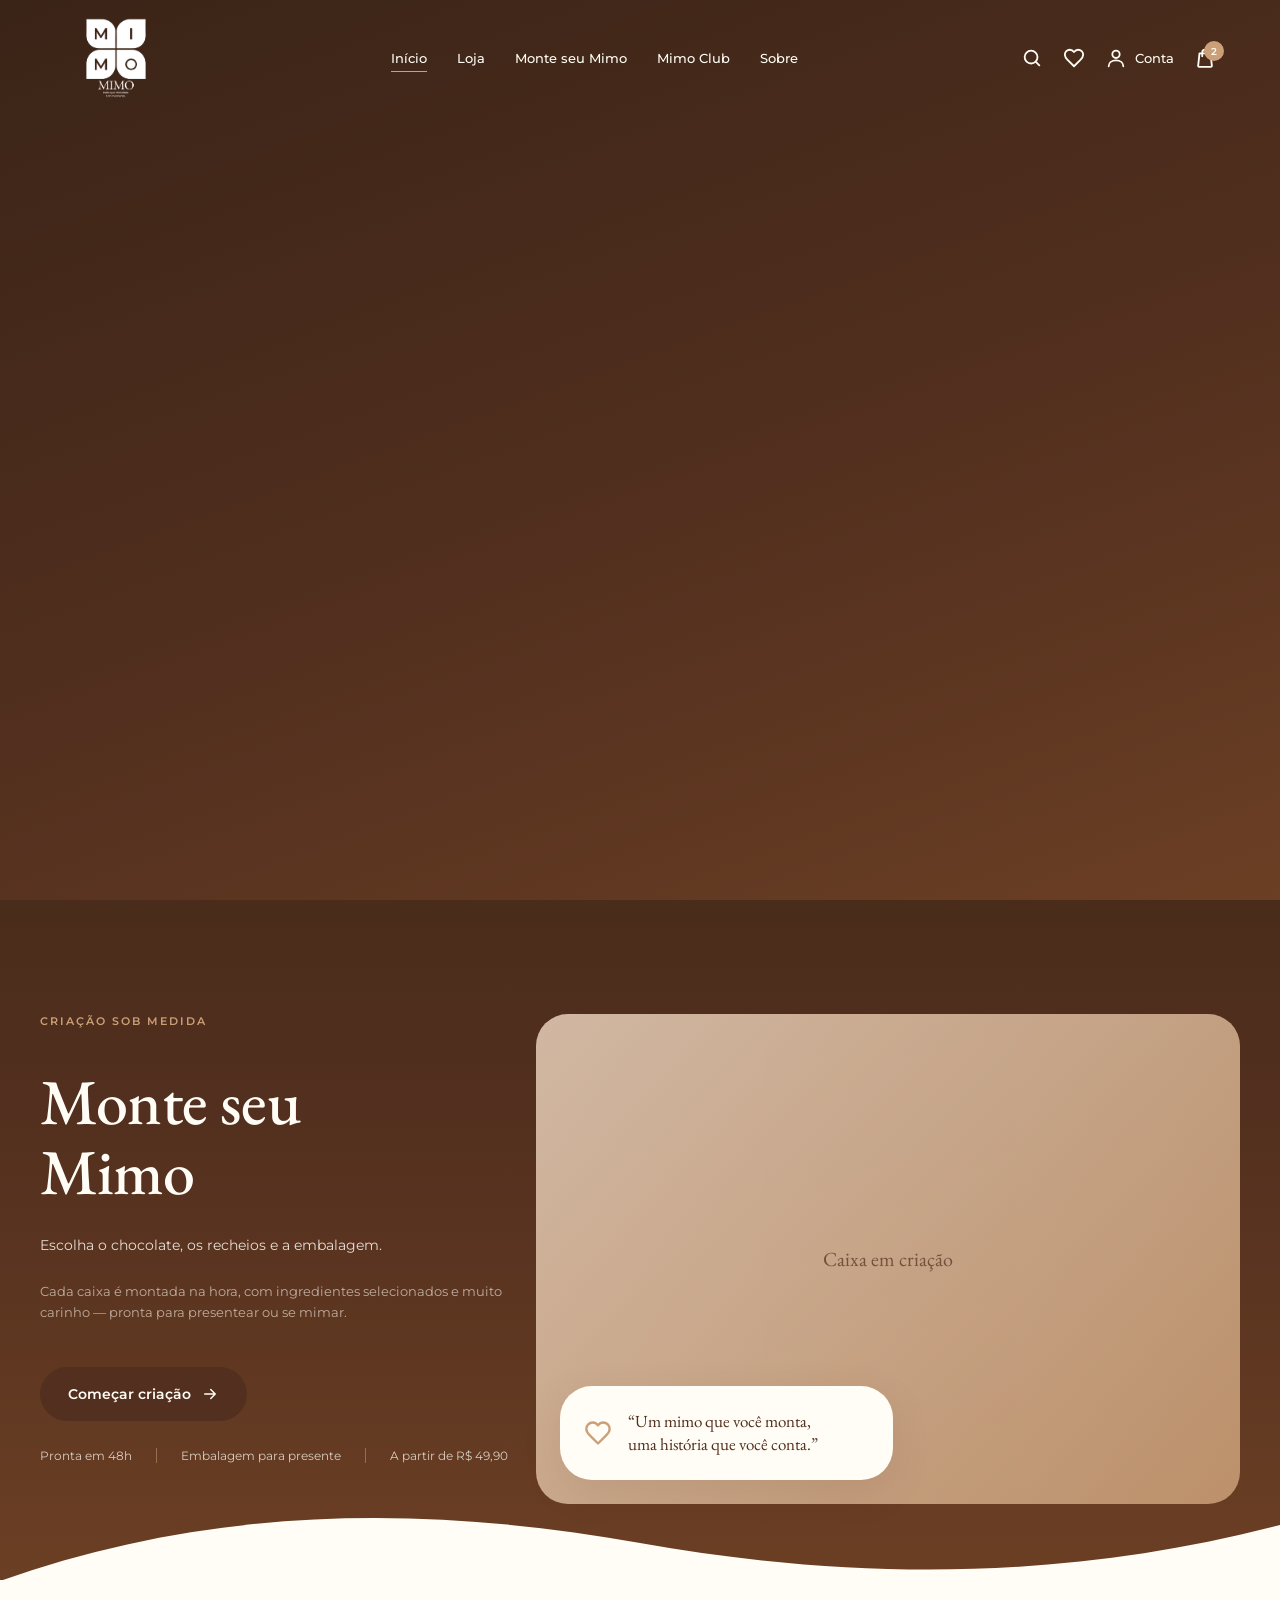
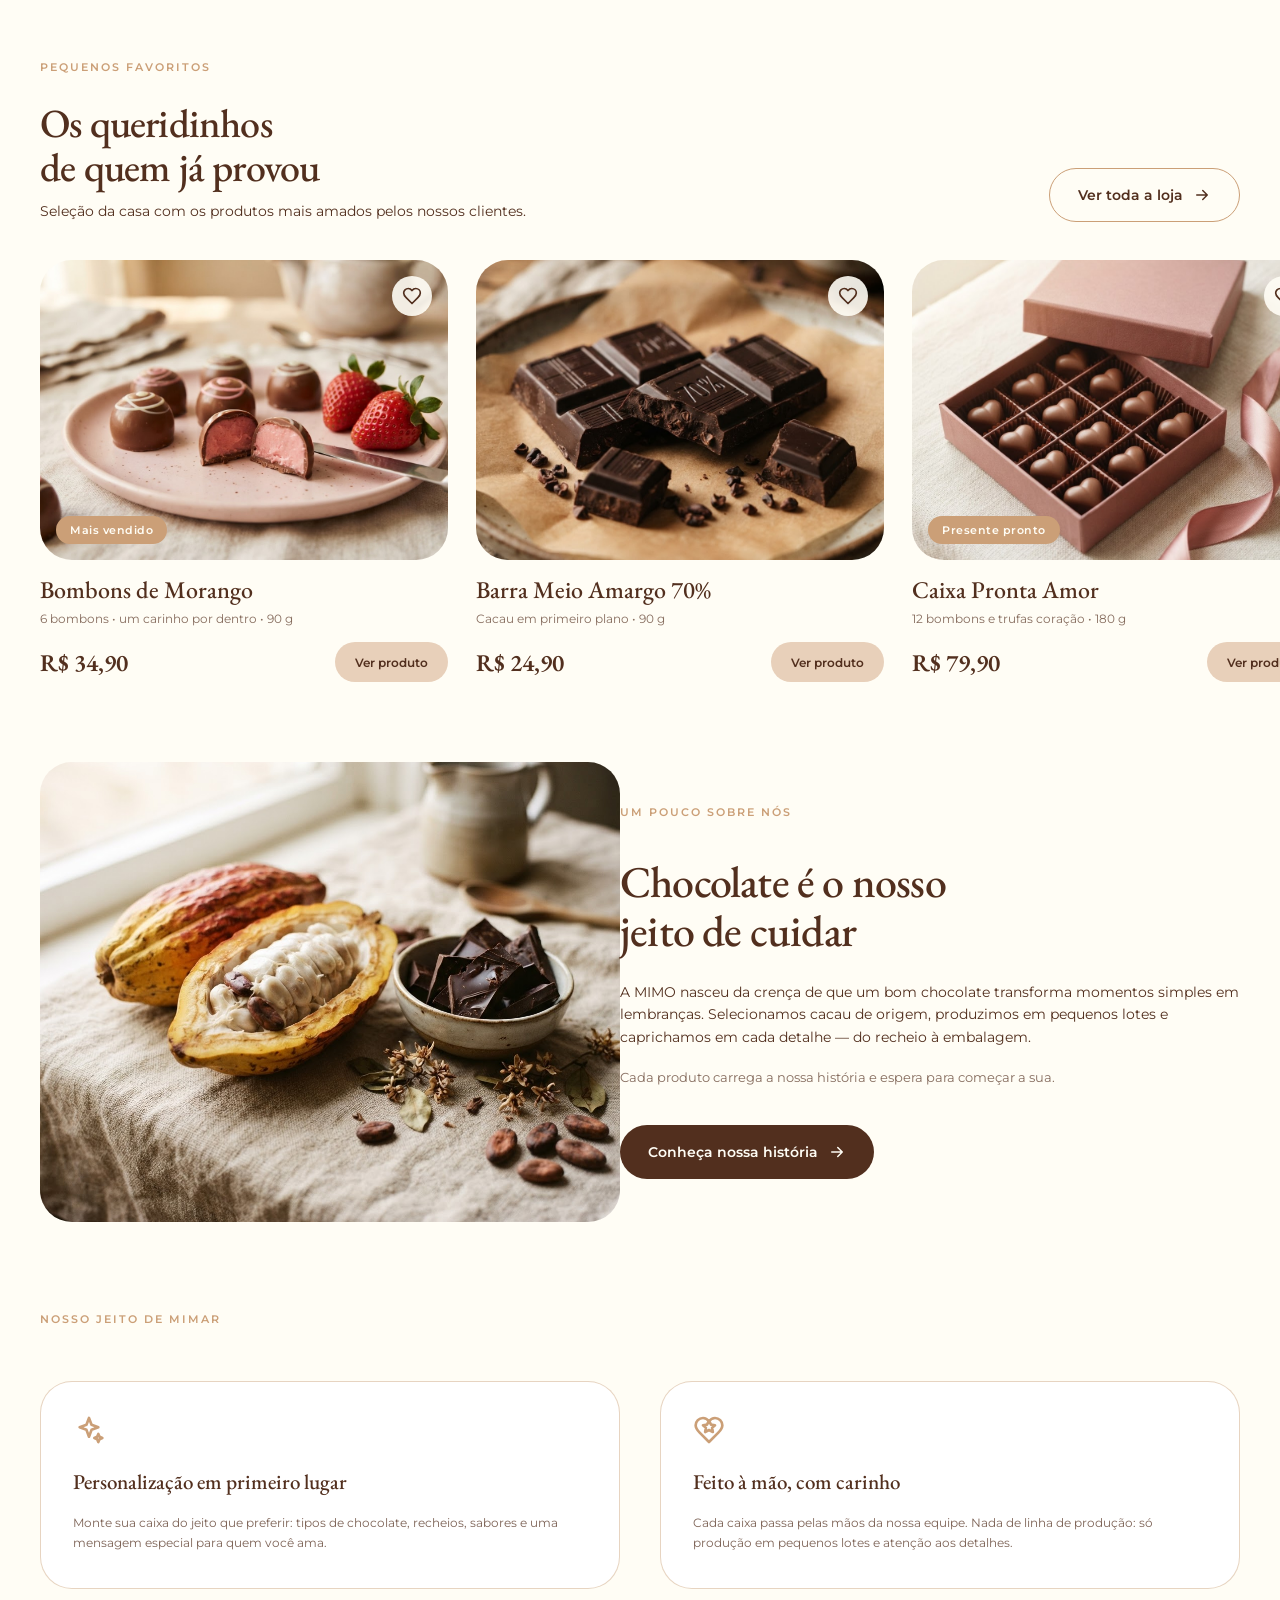
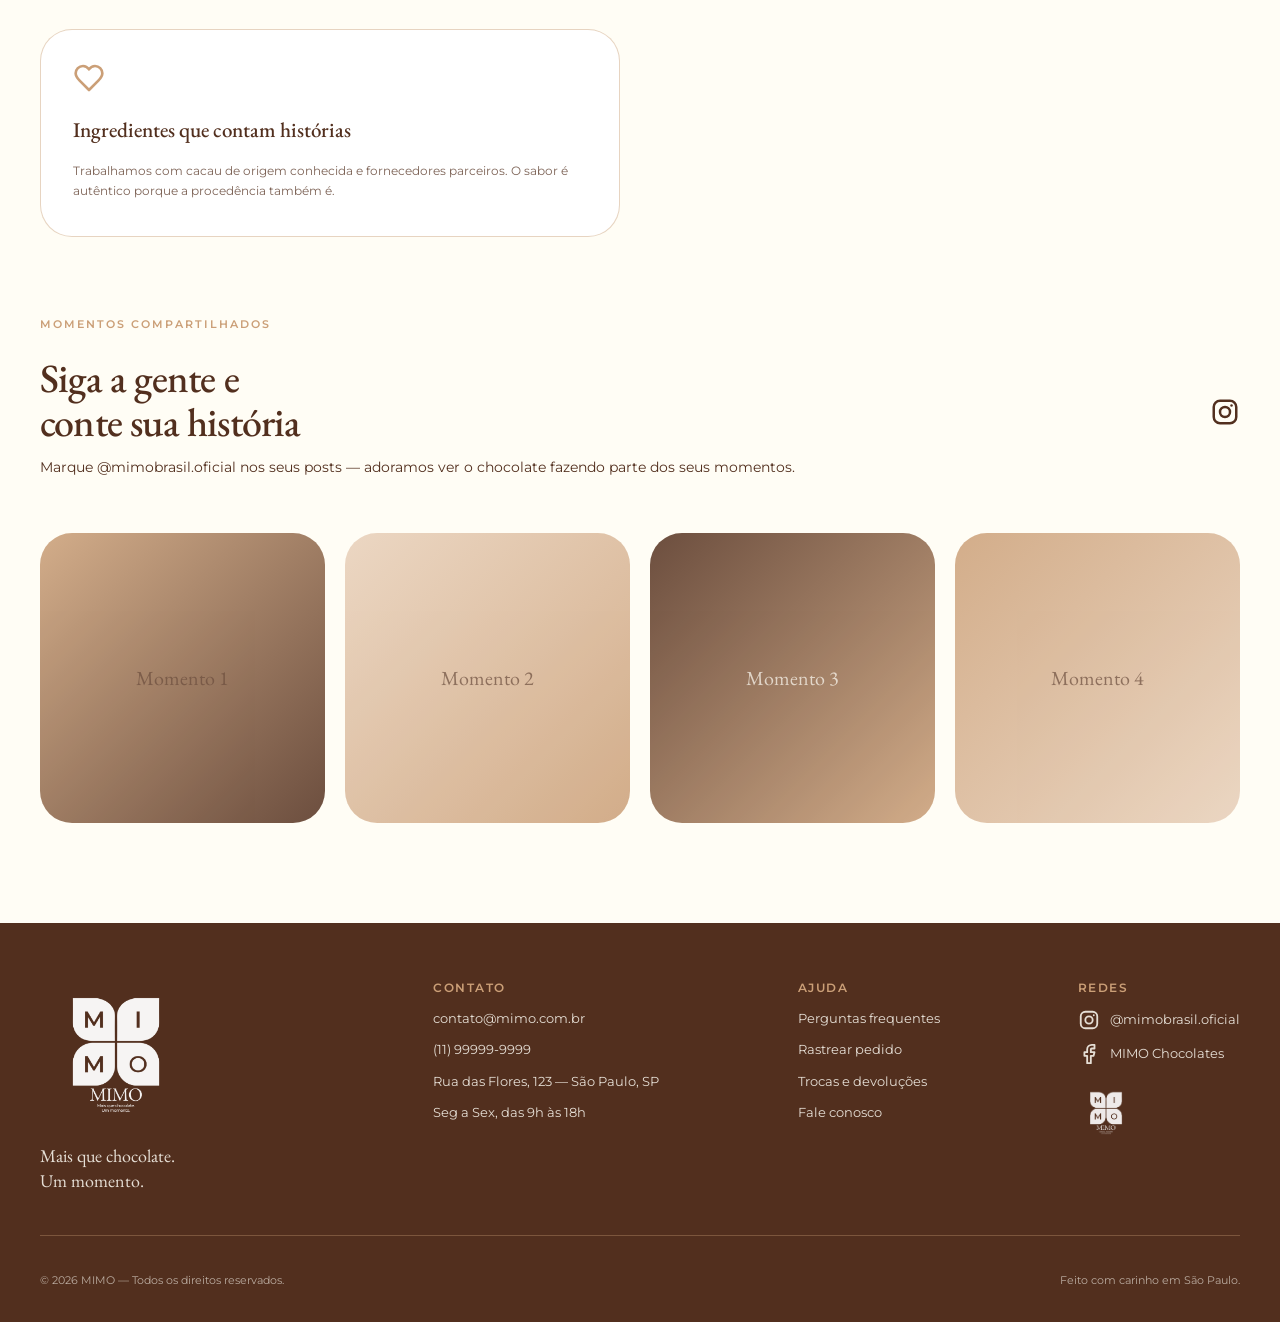
<file: index.html>
<!DOCTYPE html>
<html lang="pt-BR">
<head>
  <meta charset="UTF-8">
  <meta name="viewport" content="width=device-width, initial-scale=1.0">
  <title>MIMO — Mais que chocolate. Um momento.</title>
  <link rel="preconnect" href="https://fonts.googleapis.com">
  <link rel="preconnect" href="https://fonts.gstatic.com" crossorigin>
  <link href="https://fonts.googleapis.com/css2?family=EB+Garamond:ital,wght@0,400;0,500;0,600;1,400&family=Montserrat:wght@400;500;600&display=swap" rel="stylesheet">
  <link rel="stylesheet" href="assets/css/style.css">
</head>
<body class="page-inicio">

  <!-- ===================== CABEÇALHO ===================== -->
  <header class="site-header" id="siteHeader">
    <a class="header__logo" href="index.html" aria-label="MIMO — página inicial">
      <img src="assets/img/logo.png" alt="MIMO — Mais que chocolate. Um momento.">
    </a>

    <nav class="header__nav" aria-label="Navegação principal">
      <a href="index.html" class="is-active">Início</a>
      <a href="loja.html">Loja</a>
      <a href="criacao.html">Monte seu Mimo</a>
      <a href="mimo-club.html">Mimo Club</a>
      <a href="sobre.html">Sobre</a>
    </nav>

    <div class="header__actions">
      <button class="header__icon" aria-label="Buscar">
        <svg viewBox="0 0 24 24" fill="none" stroke="currentColor" stroke-width="2" stroke-linecap="round"><circle cx="11" cy="11" r="7"/><path d="m20 20-3.5-3.5"/></svg>
      </button>
      <a class="header__icon" href="favoritos.html" aria-label="Favoritos">
        <svg viewBox="0 0 24 24" fill="none" stroke="currentColor" stroke-width="2" stroke-linecap="round" stroke-linejoin="round"><path d="M19 14c1.5-1.5 3-3.2 3-5.5A5.5 5.5 0 0 0 16.5 3c-1.8 0-3.4 1-4.5 2.5C10.9 4 9.3 3 7.5 3A5.5 5.5 0 0 0 2 8.5c0 2.3 1.5 4 3 5.5l7 7Z"/></svg>
      </a>
      <a class="header__account" href="login.html">
        <svg viewBox="0 0 24 24" fill="none" stroke="currentColor" stroke-width="2" stroke-linecap="round" stroke-linejoin="round"><circle cx="12" cy="8" r="4"/><path d="M4 21c0-4 3.6-6.5 8-6.5s8 2.5 8 6.5"/></svg>
        <span>Conta</span>
      </a>
      <a class="header__cart" href="#" aria-label="Carrinho">
        <svg viewBox="0 0 24 24" fill="none" stroke="currentColor" stroke-width="2" stroke-linecap="round" stroke-linejoin="round"><path d="M6 7h12l1.5 13.5a1 1 0 0 1-1 1.1H5.5a1 1 0 0 1-1-1.1L6 7Z"/><path d="M9 10V6a3 3 0 0 1 6 0v4"/></svg>
        <span class="header__cart-count">2</span>
      </a>
    </div>
  </header>

  <main>
    <!-- ===================== HERO / VÍDEO ===================== -->
    <section class="hero" aria-label="Apresentação em vídeo">
      <div class="hero__media">
        <video class="hero__video" autoplay muted loop playsinline preload="metadata" aria-label="Vídeo de apresentação da MIMO">
          <source src="assets/vid/mimo-hero.mp4" type="video/mp4">
        </video>
      </div>
    </section>

    <!-- ===================== MONTE SEU MIMO ===================== -->
    <section class="custom">
      <div class="custom__inner">
        <div class="custom__text">
          <p class="chamada">Criação sob medida</p>
          <h1 class="display">Monte seu<br>Mimo</h1>
          <p class="apoio">Escolha o chocolate, os recheios e a embalagem.</p>
          <p class="apoio apoio--muted">Cada caixa é montada na hora, com ingredientes selecionados e muito carinho — pronta para presentear ou se mimar.</p>
          <a href="criacao.html" class="btn btn--primary">
            Começar criação
            <svg viewBox="0 0 24 24" fill="none" stroke="currentColor" stroke-width="2" stroke-linecap="round" stroke-linejoin="round"><path d="M5 12h14M13 6l6 6-6 6"/></svg>
          </a>
          <div class="custom__details">
            <span>Pronta em 48h</span>
            <span>Embalagem para presente</span>
            <span>A partir de R$ 49,90</span>
          </div>
        </div>

        <div class="custom__photo">
          <!-- TODO: substituir placeholder pela foto "Caixa em criação" original do Figma -->
          <div class="photo-placeholder ph-1">
            <span>Caixa em criação</span>
          </div>
          <div class="custom__note">
            <svg viewBox="0 0 24 24" fill="none" stroke="currentColor" stroke-width="2" stroke-linecap="round" stroke-linejoin="round"><path d="M19 14c1.5-1.5 3-3.2 3-5.5A5.5 5.5 0 0 0 16.5 3c-1.8 0-3.4 1-4.5 2.5C10.9 4 9.3 3 7.5 3A5.5 5.5 0 0 0 2 8.5c0 2.3 1.5 4 3 5.5l7 7Z"/></svg>
            <p>“Um mimo que você monta,<br>uma história que você conta.”</p>
          </div>
        </div>
      </div>
      <svg class="custom__wave" viewBox="0 0 1440 76" preserveAspectRatio="none" aria-hidden="true">
        <path d="M0 76 C 240 0, 480 0, 720 38 C 960 76, 1200 76, 1440 20 L1440 76 L0 76 Z" fill="#FFFDF5"/>
      </svg>
    </section>

    <!-- ===================== PEQUENOS FAVORITOS ===================== -->
    <section class="favorites">
      <div class="section-head">
        <div class="section-head__text">
          <p class="chamada">Pequenos favoritos</p>
          <h2 class="display">Os queridinhos<br>de quem já provou</h2>
          <p class="apoio">Seleção da casa com os produtos mais amados pelos nossos clientes.</p>
        </div>
        <a href="loja.html" class="btn btn--ghost">
          Ver toda a loja
          <svg viewBox="0 0 24 24" fill="none" stroke="currentColor" stroke-width="2" stroke-linecap="round" stroke-linejoin="round"><path d="M5 12h14M13 6l6 6-6 6"/></svg>
        </a>
      </div>

      <div class="products">
        <article class="product">
          <div class="product__media">
            <img src="assets/img/produto-bombons.jpg" alt="Bombons de Morango">
            <button class="product__fav" aria-label="Favoritar Bombons de Morango">
              <svg viewBox="0 0 24 24" fill="none" stroke="currentColor" stroke-width="2" stroke-linecap="round" stroke-linejoin="round"><path d="M19 14c1.5-1.5 3-3.2 3-5.5A5.5 5.5 0 0 0 16.5 3c-1.8 0-3.4 1-4.5 2.5C10.9 4 9.3 3 7.5 3A5.5 5.5 0 0 0 2 8.5c0 2.3 1.5 4 3 5.5l7 7Z"/></svg>
            </button>
            <span class="product__badge">Mais vendido</span>
          </div>
          <div class="product__info">
            <h3 class="product__name">Bombons de Morango</h3>
            <p class="product__desc">6 bombons • um carinho por dentro • 90 g</p>
            <div class="product__buy">
              <span class="product__price">R$ 34,90</span>
              <a href="produto-bombons.html" class="btn btn--sm">Ver produto</a>
            </div>
          </div>
        </article>

        <article class="product">
          <div class="product__media">
            <img src="assets/img/loja-barra-amargo.jpg" alt="Barra Meio Amargo 70%">
            <button class="product__fav" aria-label="Favoritar Barra Meio Amargo 70%">
              <svg viewBox="0 0 24 24" fill="none" stroke="currentColor" stroke-width="2" stroke-linecap="round" stroke-linejoin="round"><path d="M19 14c1.5-1.5 3-3.2 3-5.5A5.5 5.5 0 0 0 16.5 3c-1.8 0-3.4 1-4.5 2.5C10.9 4 9.3 3 7.5 3A5.5 5.5 0 0 0 2 8.5c0 2.3 1.5 4 3 5.5l7 7Z"/></svg>
            </button>
          </div>
          <div class="product__info">
            <h3 class="product__name">Barra Meio Amargo 70%</h3>
            <p class="product__desc">Cacau em primeiro plano • 90 g</p>
            <div class="product__buy">
              <span class="product__price">R$ 24,90</span>
              <a href="produto-barra.html" class="btn btn--sm">Ver produto</a>
            </div>
          </div>
        </article>

        <article class="product">
          <div class="product__media">
            <img src="assets/img/loja-caixa-amor.jpg" alt="Caixa Pronta Amor">
            <button class="product__fav" aria-label="Favoritar Caixa Pronta Amor">
              <svg viewBox="0 0 24 24" fill="none" stroke="currentColor" stroke-width="2" stroke-linecap="round" stroke-linejoin="round"><path d="M19 14c1.5-1.5 3-3.2 3-5.5A5.5 5.5 0 0 0 16.5 3c-1.8 0-3.4 1-4.5 2.5C10.9 4 9.3 3 7.5 3A5.5 5.5 0 0 0 2 8.5c0 2.3 1.5 4 3 5.5l7 7Z"/></svg>
            </button>
            <span class="product__badge">Presente pronto</span>
          </div>
          <div class="product__info">
            <h3 class="product__name">Caixa Pronta Amor</h3>
            <p class="product__desc">12 bombons e trufas coração • 180 g</p>
            <div class="product__buy">
              <span class="product__price">R$ 79,90</span>
              <a href="produto.html" class="btn btn--sm">Ver produto</a>
            </div>
          </div>
        </article>
      </div>
    </section>

    <!-- ===================== UM POUCO SOBRE NÓS ===================== -->
    <section class="about">
      <div class="about__photo">
        <img src="assets/img/sobre-foto-1.jpg" alt="Artesanato MIMO">
      </div>
      <div class="about__text">
        <p class="chamada">Um pouco sobre nós</p>
        <h2 class="display">Chocolate é o nosso<br>jeito de cuidar</h2>
        <p class="apoio">A MIMO nasceu da crença de que um bom chocolate transforma momentos simples em lembranças. Selecionamos cacau de origem, produzimos em pequenos lotes e caprichamos em cada detalhe — do recheio à embalagem.</p>
        <p class="apoio apoio--muted">Cada produto carrega a nossa história e espera para começar a sua.</p>
        <a href="sobre.html" class="btn btn--primary">
          Conheça nossa história
          <svg viewBox="0 0 24 24" fill="none" stroke="currentColor" stroke-width="2" stroke-linecap="round" stroke-linejoin="round"><path d="M5 12h14M13 6l6 6-6 6"/></svg>
        </a>
      </div>
    </section>

    <!-- ===================== NOSSO JEITO DE MIMAR ===================== -->
    <section class="values">
      <p class="chamada">Nosso jeito de mimar</p>
      <div class="values__grid">
        <div class="value">
          <svg viewBox="0 0 24 24" fill="none" stroke="currentColor" stroke-width="2" stroke-linecap="round" stroke-linejoin="round"><path d="M12 3l1.9 5.1L19 10l-5.1 1.9L12 17l-1.9-5.1L5 10l5.1-1.9L12 3Z"/><path d="M19 15l.9 2.1L22 18l-2.1.9L19 21l-.9-2.1L16 18l2.1-.9L19 15Z"/></svg>
          <h3>Personalização em primeiro lugar</h3>
          <p>Monte sua caixa do jeito que preferir: tipos de chocolate, recheios, sabores e uma mensagem especial para quem você ama.</p>
        </div>
        <div class="value">
          <svg viewBox="0 0 24 24" fill="none" stroke="currentColor" stroke-width="2" stroke-linecap="round" stroke-linejoin="round"><path d="M19 14c1.5-1.5 3-3.2 3-5.5A5.5 5.5 0 0 0 16.5 3c-1.8 0-3.4 1-4.5 2.5C10.9 4 9.3 3 7.5 3A5.5 5.5 0 0 0 2 8.5c0 2.3 1.5 4 3 5.5l7 7Z"/><path d="M12 5l1.5 3 3 .4-2.2 2 .6 3.1L12 12l-2.9 1.5.6-3.1-2.2-2 3-.4L12 5Z"/></svg>
          <h3>Feito à mão, com carinho</h3>
          <p>Cada caixa passa pelas mãos da nossa equipe. Nada de linha de produção: só produção em pequenos lotes e atenção aos detalhes.</p>
        </div>
        <div class="value">
          <svg viewBox="0 0 24 24" fill="none" stroke="currentColor" stroke-width="2" stroke-linecap="round" stroke-linejoin="round"><path d="M19 14c1.5-1.5 3-3.2 3-5.5A5.5 5.5 0 0 0 16.5 3c-1.8 0-3.4 1-4.5 2.5C10.9 4 9.3 3 7.5 3A5.5 5.5 0 0 0 2 8.5c0 2.3 1.5 4 3 5.5l7 7Z"/></svg>
          <h3>Ingredientes que contam histórias</h3>
          <p>Trabalhamos com cacau de origem conhecida e fornecedores parceiros. O sabor é autêntico porque a procedência também é.</p>
        </div>
      </div>
    </section>

    <!-- ===================== MOMENTOS COMPARTILHADOS ===================== -->
    <section class="moments">
      <div class="moments__head">
        <div class="moments__invite">
          <p class="chamada">Momentos compartilhados</p>
          <h2 class="display">Siga a gente e<br>conte sua história</h2>
          <p class="apoio">Marque @mimobrasil.oficial nos seus posts — adoramos ver o chocolate fazendo parte dos seus momentos.</p>
        </div>
        <a class="moments__instagram" href="https://www.instagram.com/mimobrasil.oficial/" target="_blank" rel="noopener" aria-label="Instagram da MIMO">
          <svg viewBox="0 0 24 24" fill="none" stroke="currentColor" stroke-width="2" stroke-linecap="round" stroke-linejoin="round"><rect x="3" y="3" width="18" height="18" rx="5"/><circle cx="12" cy="12" r="4"/><circle cx="17.2" cy="6.8" r="1" fill="currentColor" stroke="none"/></svg>
        </a>
      </div>
      <div class="moments__gallery">
        <!-- TODO: substituir placeholders pelas 4 fotos da galeria do Figma -->
        <div class="photo-placeholder ph-2"><span>Momento 1</span></div>
        <div class="photo-placeholder ph-1"><span>Momento 2</span></div>
        <div class="photo-placeholder ph-3"><span>Momento 3</span></div>
        <div class="photo-placeholder ph-4"><span>Momento 4</span></div>
      </div>
    </section>
  </main>

  <!-- ===================== RODAPÉ ===================== -->
  <footer class="footer">
    <div class="footer__grid">
      <div class="footer__brand">
        <img src="assets/img/logo.png" alt="MIMO" class="footer__logo">
        <p class="footer__tagline">Mais que chocolate.<br>Um momento.</p>
      </div>

      <div class="footer__col">
        <h4>Contato</h4>
        <p>contato@mimo.com.br</p>
        <p>(11) 99999-9999</p>
        <p>Rua das Flores, 123 — São Paulo, SP</p>
        <p>Seg a Sex, das 9h às 18h</p>
      </div>

      <div class="footer__col">
        <h4>Ajuda</h4>
        <a href="#">Perguntas frequentes</a>
        <a href="#">Rastrear pedido</a>
        <a href="#">Trocas e devoluções</a>
        <a href="#">Fale conosco</a>
      </div>

      <div class="footer__col">
        <h4>Redes</h4>
        <a href="https://www.instagram.com/mimobrasil.oficial/" target="_blank" rel="noopener" class="footer__social">
          <svg viewBox="0 0 24 24" fill="none" stroke="currentColor" stroke-width="2" stroke-linecap="round" stroke-linejoin="round"><rect x="3" y="3" width="18" height="18" rx="5"/><circle cx="12" cy="12" r="4"/><circle cx="17.2" cy="6.8" r="1" fill="currentColor" stroke="none"/></svg>
          <span>@mimobrasil.oficial</span>
        </a>
        <a href="https://facebook.com" target="_blank" rel="noopener" class="footer__social">
          <svg viewBox="0 0 24 24" fill="none" stroke="currentColor" stroke-width="2" stroke-linecap="round" stroke-linejoin="round"><path d="M18 2h-3a5 5 0 0 0-5 5v3H7v4h3v8h4v-8h3l1-4h-4V7a1 1 0 0 1 1-1h3Z"/></svg>
          <span>MIMO Chocolates</span>
        </a>
        <img src="assets/img/logo.png" alt="Símbolo MIMO" class="footer__symbol">
      </div>
    </div>

    <hr class="footer__divider">
    <div class="footer__legal">
      <span>© 2026 MIMO — Todos os direitos reservados.</span>
      <span>Feito com carinho em São Paulo.</span>
    </div>
  </footer>

  <script src="assets/js/main.js"></script>
</body>
</html>
</file>
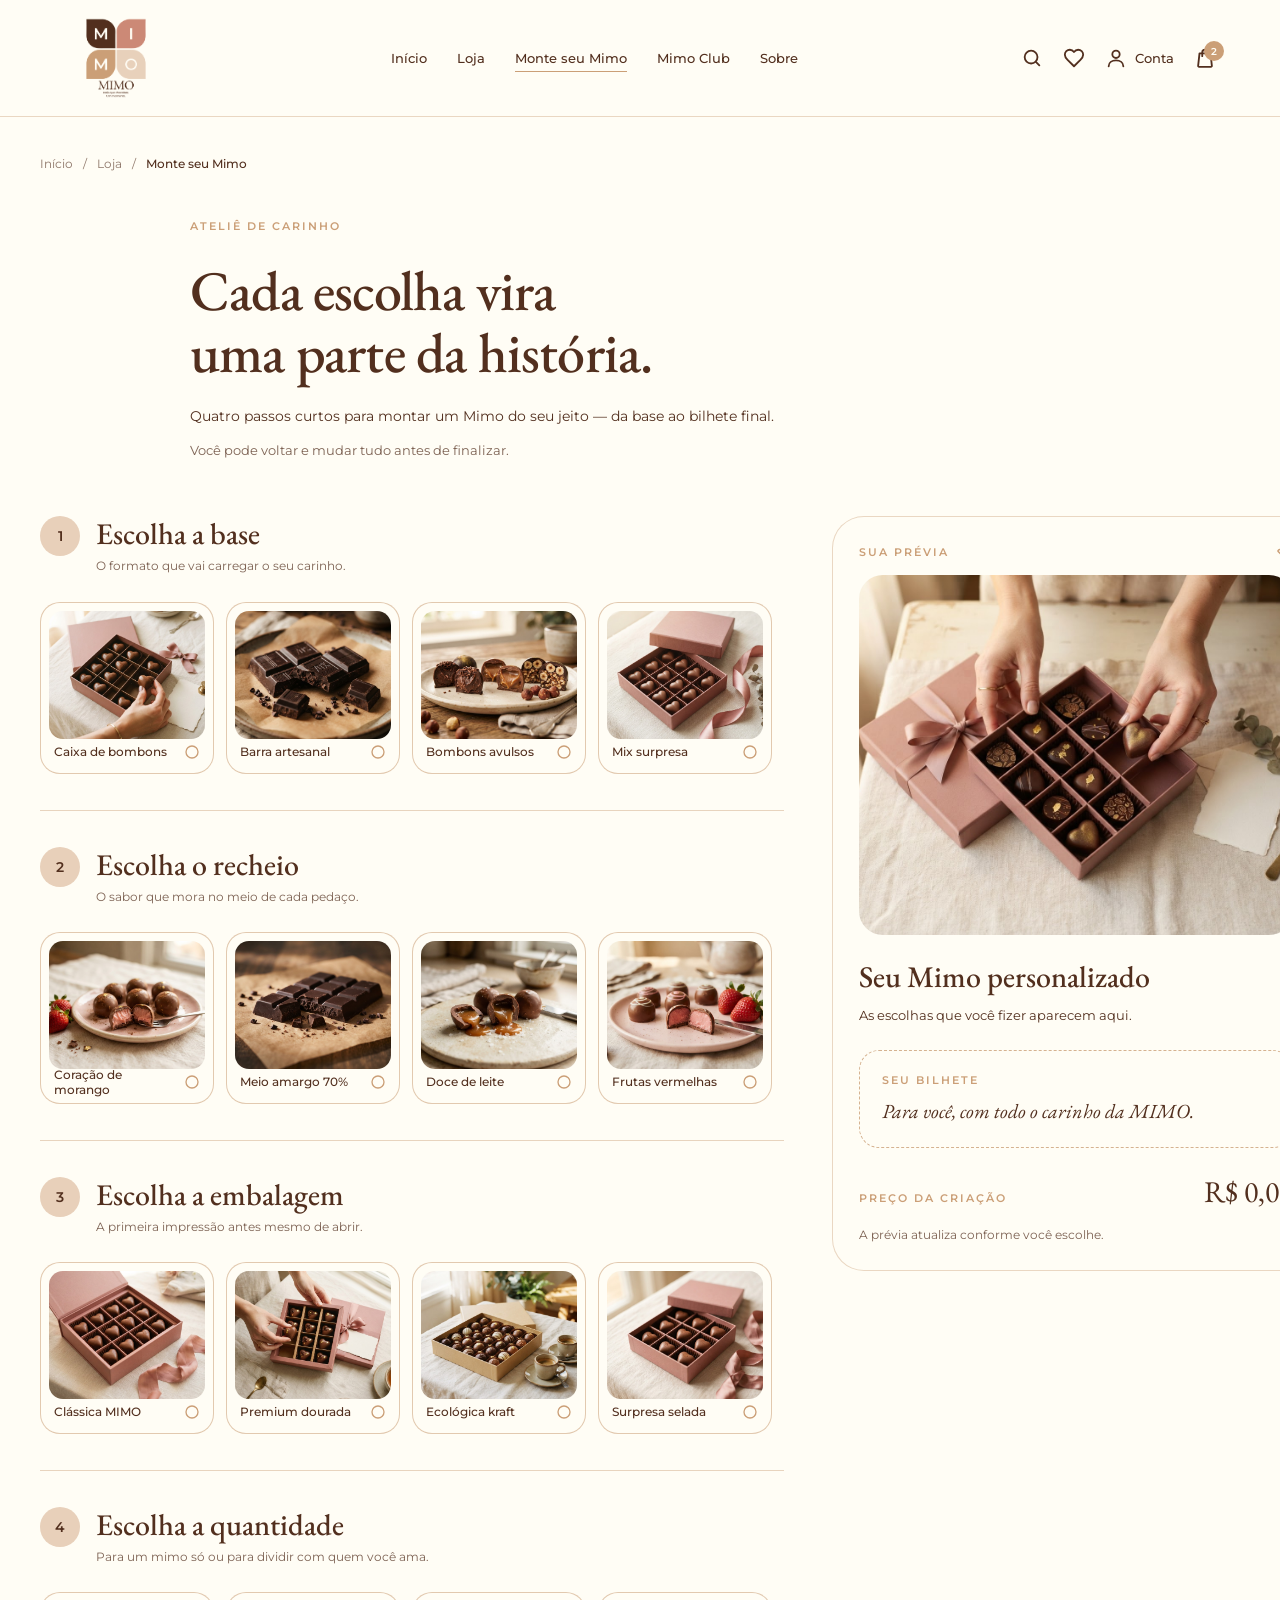
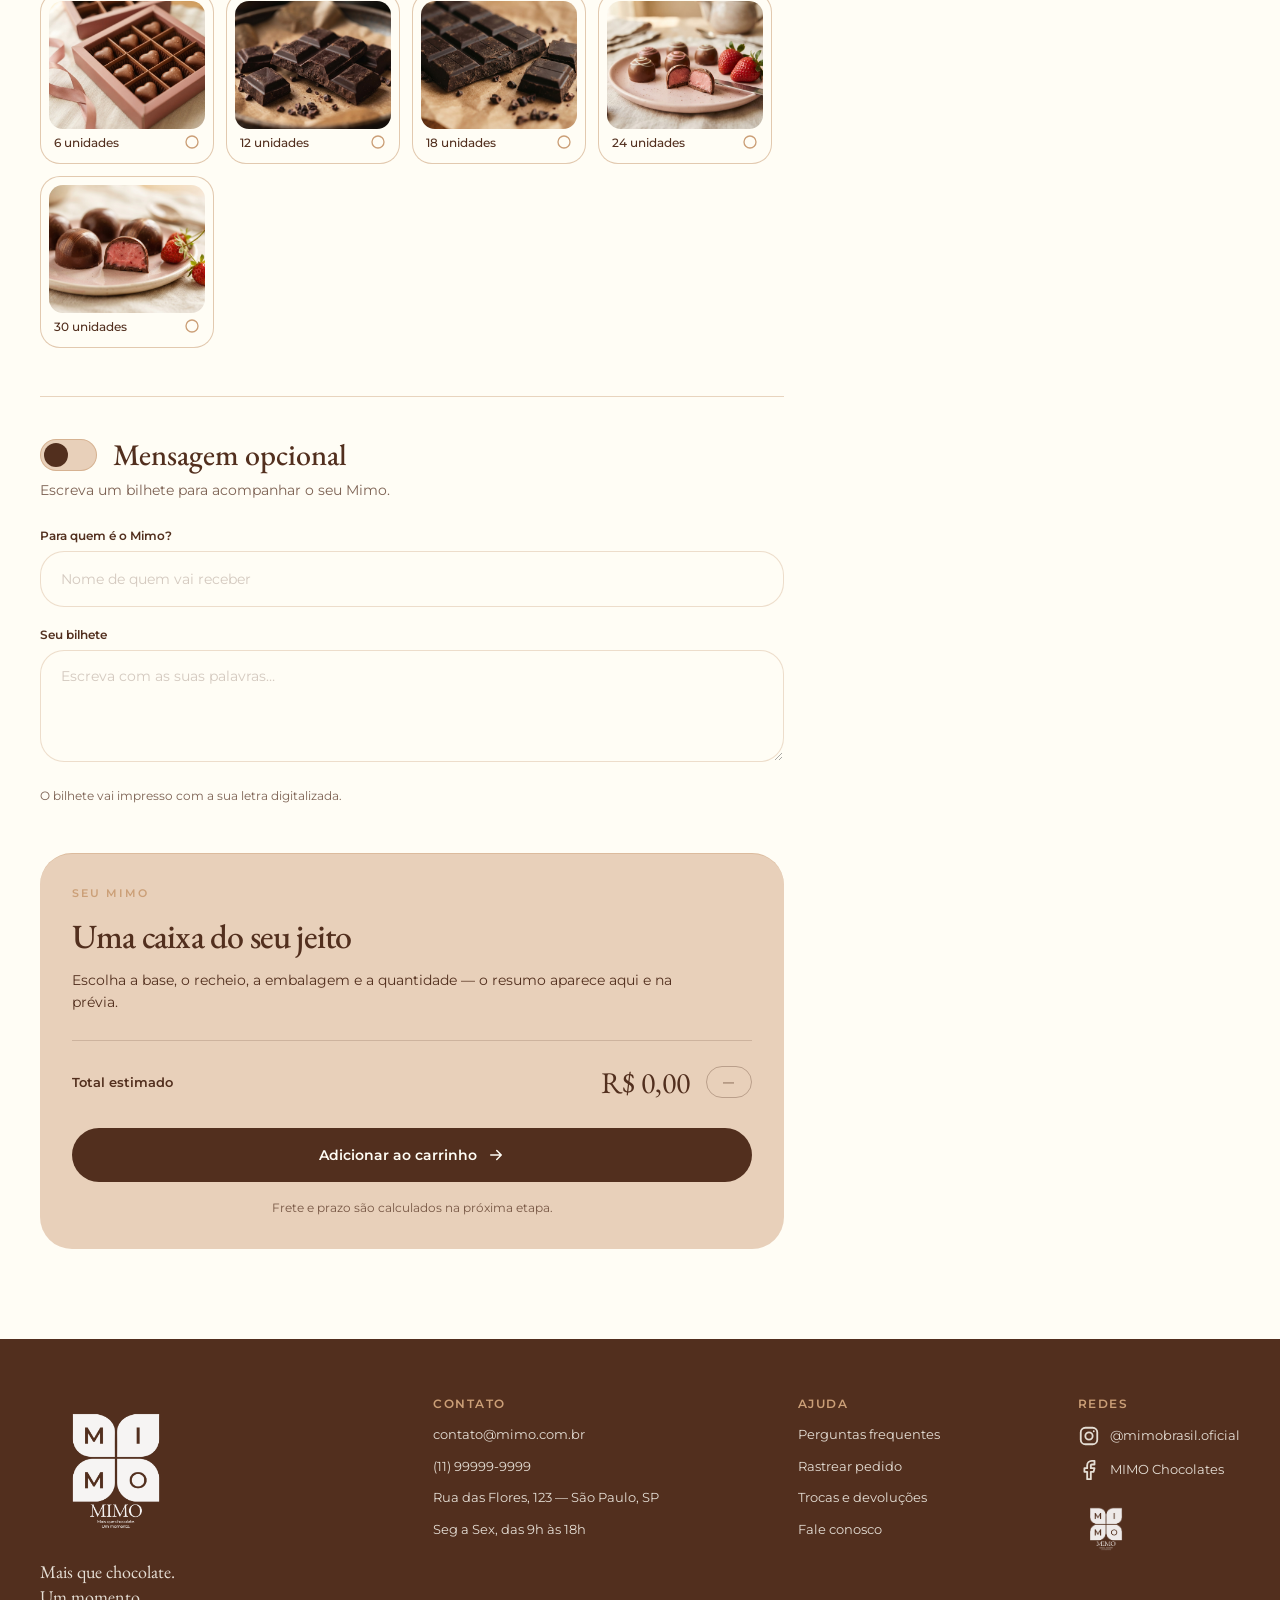
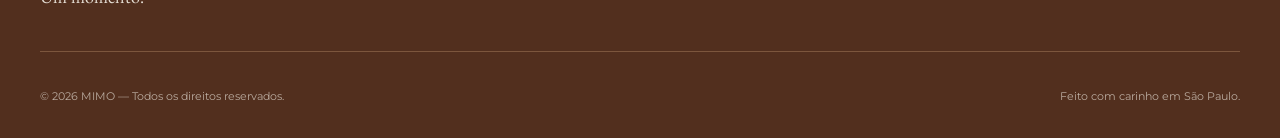
<file: criacao.html>
<!DOCTYPE html>
<html lang="pt-BR">
<head>
  <meta charset="UTF-8">
  <meta name="viewport" content="width=device-width, initial-scale=1.0">
  <title>Monte seu Mimo — MIMO</title>
  <link rel="preconnect" href="https://fonts.googleapis.com">
  <link rel="preconnect" href="https://fonts.gstatic.com" crossorigin>
  <link href="https://fonts.googleapis.com/css2?family=EB+Garamond:ital,wght@0,400;0,500;0,600;1,400&family=Montserrat:wght@400;500;600&display=swap" rel="stylesheet">
  <link rel="stylesheet" href="assets/css/style.css">
</head>
<body class="page-criacao">

  <!-- ===================== CABEÇALHO ===================== -->
  <header class="site-header is-scrolled" id="siteHeader">
    <a class="header__logo" href="index.html" aria-label="MIMO — página inicial">
      <img src="assets/img/logo.png" alt="MIMO — Mais que chocolate. Um momento.">
    </a>

    <nav class="header__nav" aria-label="Navegação principal">
      <a href="index.html">Início</a>
      <a href="loja.html">Loja</a>
      <a href="criacao.html" class="is-active">Monte seu Mimo</a>
      <a href="mimo-club.html">Mimo Club</a>
      <a href="sobre.html">Sobre</a>
    </nav>

    <div class="header__actions">
      <button class="header__icon" aria-label="Buscar">
        <svg viewBox="0 0 24 24" fill="none" stroke="currentColor" stroke-width="2" stroke-linecap="round"><circle cx="11" cy="11" r="7"/><path d="m20 20-3.5-3.5"/></svg>
      </button>
      <a class="header__icon" href="favoritos.html" aria-label="Favoritos">
        <svg viewBox="0 0 24 24" fill="none" stroke="currentColor" stroke-width="2" stroke-linecap="round" stroke-linejoin="round"><path d="M19 14c1.5-1.5 3-3.2 3-5.5A5.5 5.5 0 0 0 16.5 3c-1.8 0-3.4 1-4.5 2.5C10.9 4 9.3 3 7.5 3A5.5 5.5 0 0 0 2 8.5c0 2.3 1.5 4 3 5.5l7 7Z"/></svg>
      </a>
      <a class="header__account" href="login.html">
        <svg viewBox="0 0 24 24" fill="none" stroke="currentColor" stroke-width="2" stroke-linecap="round" stroke-linejoin="round"><circle cx="12" cy="8" r="4"/><path d="M4 21c0-4 3.6-6.5 8-6.5s8 2.5 8 6.5"/></svg>
        <span>Conta</span>
      </a>
      <a class="header__cart" href="#" aria-label="Carrinho">
        <svg viewBox="0 0 24 24" fill="none" stroke="currentColor" stroke-width="2" stroke-linecap="round" stroke-linejoin="round"><path d="M6 7h12l1.5 13.5a1 1 0 0 1-1 1.1H5.5a1 1 0 0 1-1-1.1L6 7Z"/><path d="M9 10V6a3 3 0 0 1 6 0v4"/></svg>
        <span class="header__cart-count">2</span>
      </a>
    </div>
  </header>

  <main class="cria">
    <!-- ===================== CAMINHO ===================== -->
    <nav class="breadcrumb" aria-label="Caminho da página">
      <a href="index.html">Início</a>
      <span aria-hidden="true">/</span>
      <a href="loja.html">Loja</a>
      <span aria-hidden="true">/</span>
      <span>Monte seu Mimo</span>
    </nav>

    <!-- ===================== APRESENTAÇÃO ===================== -->
    <div class="cria__intro">
      <p class="chamada">Ateliê de carinho</p>
      <h1 class="display cria__intro-title">Cada escolha vira<br>uma parte da história.</h1>
      <p class="apoio cria__intro-sub">Quatro passos curtos para montar um Mimo do seu jeito — da base ao bilhete final.</p>
      <p class="apoio apoio--muted cria__intro-note">Você pode voltar e mudar tudo antes de finalizar.</p>
    </div>

    <div class="cria__layout">
      <!-- ===================== SEU CAMINHO DE CRIAÇÃO ===================== -->
      <div class="cria__steps">

        <!-- Etapa 1: base -->
        <section class="cria__step">
          <div class="cria__step-head">
            <span class="cria__step-num" aria-hidden="true">1</span>
            <div class="cria__step-orient">
              <h2 class="cria__step-title">Escolha a base</h2>
              <p class="apoio apoio--muted">O formato que vai carregar o seu carinho.</p>
            </div>
          </div>
          <div class="cria__options" data-step="base">
            <button class="cria__option" type="button" aria-pressed="false"
              data-name="Caixa de bombons" data-img="assets/img/loja-caixa-mimo.jpg" data-price="59.90">
              <span class="cria__option-img"><img src="assets/img/loja-caixa-mimo.jpg" alt="Caixa de bombons"></span>
              <span class="cria__option-label">Caixa de bombons
                <svg class="cria__option-check" viewBox="0 0 24 24" fill="none" stroke="currentColor" stroke-width="2" stroke-linecap="round" stroke-linejoin="round" aria-hidden="true"><circle cx="12" cy="12" r="9"/><path class="cria__check-mark" d="m8.5 12.5 2.5 2.5 5-5"/></svg>
              </span>
            </button>
            <button class="cria__option" type="button" aria-pressed="false"
              data-name="Barra artesanal" data-img="assets/img/loja-barra-amargo.jpg" data-price="24.90">
              <span class="cria__option-img"><img src="assets/img/loja-barra-amargo.jpg" alt="Barra artesanal"></span>
              <span class="cria__option-label">Barra artesanal
                <svg class="cria__option-check" viewBox="0 0 24 24" fill="none" stroke="currentColor" stroke-width="2" stroke-linecap="round" stroke-linejoin="round" aria-hidden="true"><circle cx="12" cy="12" r="9"/><path class="cria__check-mark" d="m8.5 12.5 2.5 2.5 5-5"/></svg>
              </span>
            </button>
            <button class="cria__option" type="button" aria-pressed="false"
              data-name="Bombons avulsos" data-img="assets/img/loja-bombons-sortidos.jpg" data-price="39.90">
              <span class="cria__option-img"><img src="assets/img/loja-bombons-sortidos.jpg" alt="Bombons avulsos"></span>
              <span class="cria__option-label">Bombons avulsos
                <svg class="cria__option-check" viewBox="0 0 24 24" fill="none" stroke="currentColor" stroke-width="2" stroke-linecap="round" stroke-linejoin="round" aria-hidden="true"><circle cx="12" cy="12" r="9"/><path class="cria__check-mark" d="m8.5 12.5 2.5 2.5 5-5"/></svg>
              </span>
            </button>
            <button class="cria__option" type="button" aria-pressed="false"
              data-name="Mix surpresa" data-img="assets/img/loja-caixa-amor.jpg" data-price="69.90">
              <span class="cria__option-img"><img src="assets/img/loja-caixa-amor.jpg" alt="Mix surpresa"></span>
              <span class="cria__option-label">Mix surpresa
                <svg class="cria__option-check" viewBox="0 0 24 24" fill="none" stroke="currentColor" stroke-width="2" stroke-linecap="round" stroke-linejoin="round" aria-hidden="true"><circle cx="12" cy="12" r="9"/><path class="cria__check-mark" d="m8.5 12.5 2.5 2.5 5-5"/></svg>
              </span>
            </button>
          </div>
        </section>

        <!-- Etapa 2: recheio -->
        <section class="cria__step">
          <div class="cria__step-head">
            <span class="cria__step-num" aria-hidden="true">2</span>
            <div class="cria__step-orient">
              <h2 class="cria__step-title">Escolha o recheio</h2>
              <p class="apoio apoio--muted">O sabor que mora no meio de cada pedaço.</p>
            </div>
          </div>
          <div class="cria__options" data-step="recheio">
            <button class="cria__option" type="button" aria-pressed="false"
              data-name="Coração de morango" data-img="assets/img/produto-bombons-main.jpg" data-price="0">
              <span class="cria__option-img"><img src="assets/img/produto-bombons-main.jpg" alt="Coração de morango"></span>
              <span class="cria__option-label">Coração de morango
                <svg class="cria__option-check" viewBox="0 0 24 24" fill="none" stroke="currentColor" stroke-width="2" stroke-linecap="round" stroke-linejoin="round" aria-hidden="true"><circle cx="12" cy="12" r="9"/><path class="cria__check-mark" d="m8.5 12.5 2.5 2.5 5-5"/></svg>
              </span>
            </button>
            <button class="cria__option" type="button" aria-pressed="false"
              data-name="Meio amargo 70%" data-img="assets/img/produto-barra-main.jpg" data-price="0">
              <span class="cria__option-img"><img src="assets/img/produto-barra-main.jpg" alt="Meio amargo 70%"></span>
              <span class="cria__option-label">Meio amargo 70%
                <svg class="cria__option-check" viewBox="0 0 24 24" fill="none" stroke="currentColor" stroke-width="2" stroke-linecap="round" stroke-linejoin="round" aria-hidden="true"><circle cx="12" cy="12" r="9"/><path class="cria__check-mark" d="m8.5 12.5 2.5 2.5 5-5"/></svg>
              </span>
            </button>
            <button class="cria__option" type="button" aria-pressed="false"
              data-name="Doce de leite" data-img="assets/img/loja-bombons-caramelo.jpg" data-price="0">
              <span class="cria__option-img"><img src="assets/img/loja-bombons-caramelo.jpg" alt="Doce de leite"></span>
              <span class="cria__option-label">Doce de leite
                <svg class="cria__option-check" viewBox="0 0 24 24" fill="none" stroke="currentColor" stroke-width="2" stroke-linecap="round" stroke-linejoin="round" aria-hidden="true"><circle cx="12" cy="12" r="9"/><path class="cria__check-mark" d="m8.5 12.5 2.5 2.5 5-5"/></svg>
              </span>
            </button>
            <button class="cria__option" type="button" aria-pressed="false"
              data-name="Frutas vermelhas" data-img="assets/img/produto-bombons.jpg" data-price="0">
              <span class="cria__option-img"><img src="assets/img/produto-bombons.jpg" alt="Frutas vermelhas"></span>
              <span class="cria__option-label">Frutas vermelhas
                <svg class="cria__option-check" viewBox="0 0 24 24" fill="none" stroke="currentColor" stroke-width="2" stroke-linecap="round" stroke-linejoin="round" aria-hidden="true"><circle cx="12" cy="12" r="9"/><path class="cria__check-mark" d="m8.5 12.5 2.5 2.5 5-5"/></svg>
              </span>
            </button>
          </div>
        </section>

        <!-- Etapa 3: embalagem -->
        <section class="cria__step">
          <div class="cria__step-head">
            <span class="cria__step-num" aria-hidden="true">3</span>
            <div class="cria__step-orient">
              <h2 class="cria__step-title">Escolha a embalagem</h2>
              <p class="apoio apoio--muted">A primeira impressão antes mesmo de abrir.</p>
            </div>
          </div>
          <div class="cria__options" data-step="embalagem">
            <button class="cria__option" type="button" aria-pressed="false"
              data-name="Clássica MIMO" data-img="assets/img/rel-caixa-amor.jpg" data-price="0">
              <span class="cria__option-img"><img src="assets/img/rel-caixa-amor.jpg" alt="Clássica MIMO"></span>
              <span class="cria__option-label">Clássica MIMO
                <svg class="cria__option-check" viewBox="0 0 24 24" fill="none" stroke="currentColor" stroke-width="2" stroke-linecap="round" stroke-linejoin="round" aria-hidden="true"><circle cx="12" cy="12" r="9"/><path class="cria__check-mark" d="m8.5 12.5 2.5 2.5 5-5"/></svg>
              </span>
            </button>
            <button class="cria__option" type="button" aria-pressed="false"
              data-name="Premium dourada" data-img="assets/img/rel-caixa-mimo.jpg" data-price="12.90">
              <span class="cria__option-img"><img src="assets/img/rel-caixa-mimo.jpg" alt="Premium dourada"></span>
              <span class="cria__option-label">Premium dourada
                <svg class="cria__option-check" viewBox="0 0 24 24" fill="none" stroke="currentColor" stroke-width="2" stroke-linecap="round" stroke-linejoin="round" aria-hidden="true"><circle cx="12" cy="12" r="9"/><path class="cria__check-mark" d="m8.5 12.5 2.5 2.5 5-5"/></svg>
              </span>
            </button>
            <button class="cria__option" type="button" aria-pressed="false"
              data-name="Ecológica kraft" data-img="assets/img/loja-caixa-amizade.jpg" data-price="0">
              <span class="cria__option-img"><img src="assets/img/loja-caixa-amizade.jpg" alt="Ecológica kraft"></span>
              <span class="cria__option-label">Ecológica kraft
                <svg class="cria__option-check" viewBox="0 0 24 24" fill="none" stroke="currentColor" stroke-width="2" stroke-linecap="round" stroke-linejoin="round" aria-hidden="true"><circle cx="12" cy="12" r="9"/><path class="cria__check-mark" d="m8.5 12.5 2.5 2.5 5-5"/></svg>
              </span>
            </button>
            <button class="cria__option" type="button" aria-pressed="false"
              data-name="Surpresa selada" data-img="assets/img/produto-amor-1.jpg" data-price="7.90">
              <span class="cria__option-img"><img src="assets/img/produto-amor-1.jpg" alt="Surpresa selada"></span>
              <span class="cria__option-label">Surpresa selada
                <svg class="cria__option-check" viewBox="0 0 24 24" fill="none" stroke="currentColor" stroke-width="2" stroke-linecap="round" stroke-linejoin="round" aria-hidden="true"><circle cx="12" cy="12" r="9"/><path class="cria__check-mark" d="m8.5 12.5 2.5 2.5 5-5"/></svg>
              </span>
            </button>
          </div>
        </section>

        <!-- Etapa 4: quantidade -->
        <section class="cria__step">
          <div class="cria__step-head">
            <span class="cria__step-num" aria-hidden="true">4</span>
            <div class="cria__step-orient">
              <h2 class="cria__step-title">Escolha a quantidade</h2>
              <p class="apoio apoio--muted">Para um mimo só ou para dividir com quem você ama.</p>
            </div>
          </div>
          <div class="cria__options" data-step="quantidade">
            <button class="cria__option" type="button" aria-pressed="false"
              data-name="6 unidades" data-img="assets/img/produto-amor-2.jpg" data-price="0">
              <span class="cria__option-img"><img src="assets/img/produto-amor-2.jpg" alt="6 unidades"></span>
              <span class="cria__option-label">6 unidades
                <svg class="cria__option-check" viewBox="0 0 24 24" fill="none" stroke="currentColor" stroke-width="2" stroke-linecap="round" stroke-linejoin="round" aria-hidden="true"><circle cx="12" cy="12" r="9"/><path class="cria__check-mark" d="m8.5 12.5 2.5 2.5 5-5"/></svg>
              </span>
            </button>
            <button class="cria__option" type="button" aria-pressed="false"
              data-name="12 unidades" data-img="assets/img/produto-barra-1.jpg" data-price="10.00">
              <span class="cria__option-img"><img src="assets/img/produto-barra-1.jpg" alt="12 unidades"></span>
              <span class="cria__option-label">12 unidades
                <svg class="cria__option-check" viewBox="0 0 24 24" fill="none" stroke="currentColor" stroke-width="2" stroke-linecap="round" stroke-linejoin="round" aria-hidden="true"><circle cx="12" cy="12" r="9"/><path class="cria__check-mark" d="m8.5 12.5 2.5 2.5 5-5"/></svg>
              </span>
            </button>
            <button class="cria__option" type="button" aria-pressed="false"
              data-name="18 unidades" data-img="assets/img/produto-barra-2.jpg" data-price="20.00">
              <span class="cria__option-img"><img src="assets/img/produto-barra-2.jpg" alt="18 unidades"></span>
              <span class="cria__option-label">18 unidades
                <svg class="cria__option-check" viewBox="0 0 24 24" fill="none" stroke="currentColor" stroke-width="2" stroke-linecap="round" stroke-linejoin="round" aria-hidden="true"><circle cx="12" cy="12" r="9"/><path class="cria__check-mark" d="m8.5 12.5 2.5 2.5 5-5"/></svg>
              </span>
            </button>
            <button class="cria__option" type="button" aria-pressed="false"
              data-name="24 unidades" data-img="assets/img/produto-bombons-1.jpg" data-price="30.00">
              <span class="cria__option-img"><img src="assets/img/produto-bombons-1.jpg" alt="24 unidades"></span>
              <span class="cria__option-label">24 unidades
                <svg class="cria__option-check" viewBox="0 0 24 24" fill="none" stroke="currentColor" stroke-width="2" stroke-linecap="round" stroke-linejoin="round" aria-hidden="true"><circle cx="12" cy="12" r="9"/><path class="cria__check-mark" d="m8.5 12.5 2.5 2.5 5-5"/></svg>
              </span>
            </button>
            <button class="cria__option" type="button" aria-pressed="false"
              data-name="30 unidades" data-img="assets/img/produto-bombons-2.jpg" data-price="40.00">
              <span class="cria__option-img"><img src="assets/img/produto-bombons-2.jpg" alt="30 unidades"></span>
              <span class="cria__option-label">30 unidades
                <svg class="cria__option-check" viewBox="0 0 24 24" fill="none" stroke="currentColor" stroke-width="2" stroke-linecap="round" stroke-linejoin="round" aria-hidden="true"><circle cx="12" cy="12" r="9"/><path class="cria__check-mark" d="m8.5 12.5 2.5 2.5 5-5"/></svg>
              </span>
            </button>
          </div>
        </section>

        <!-- Mensagem opcional -->
        <section class="cria__msg">
          <div class="cria__msg-head">
            <button class="cria__toggle" type="button" role="switch" aria-checked="false" aria-label="Adicionar mensagem">
              <span class="cria__toggle-knob" aria-hidden="true"></span>
            </button>
            <h2 class="cria__step-title">Mensagem opcional</h2>
          </div>
          <p class="apoio apoio--muted cria__msg-sub">Escreva um bilhete para acompanhar o seu Mimo.</p>

          <div class="cria__field">
            <label class="cria__field-label" for="criaDestinatario">Para quem é o Mimo?</label>
            <input class="cria__input" id="criaDestinatario" type="text" placeholder="Nome de quem vai receber" disabled>
          </div>
          <div class="cria__field">
            <label class="cria__field-label" for="criaBilhete">Seu bilhete</label>
            <textarea class="cria__input cria__input--area" id="criaBilhete" rows="3" placeholder="Escreva com as suas palavras…" disabled></textarea>
          </div>
          <p class="apoio apoio--muted cria__msg-note">O bilhete vai impresso com a sua letra digitalizada.</p>
        </section>

        <!-- Resumo da criação -->
        <section class="cria__summary">
          <p class="chamada">Seu Mimo</p>
          <h2 class="display cria__summary-title" id="criaSummaryTitle">Uma caixa do seu jeito</h2>
          <p class="apoio cria__summary-desc" id="criaSummaryDesc">Escolha a base, o recheio, a embalagem e a quantidade — o resumo aparece aqui e na prévia.</p>
          <hr class="cria__summary-divider">
          <div class="cria__total">
            <span class="cria__total-label">Total estimado</span>
            <span class="cria__total-value" id="criaTotalValue">R$ 0,00</span>
            <span class="cria__total-qty" id="criaTotalQty">—</span>
          </div>
          <button class="btn btn--primary cria__summary-btn" id="criaAddBtn" type="button">
            Adicionar ao carrinho
            <svg viewBox="0 0 24 24" fill="none" stroke="currentColor" stroke-width="2" stroke-linecap="round" stroke-linejoin="round"><path d="M5 12h14M13 6l6 6-6 6"/></svg>
          </button>
          <p class="apoio apoio--muted cria__summary-note">Frete e prazo são calculados na próxima etapa.</p>
        </section>
      </div>

      <!-- ===================== PRÉVIA VISUALMENTE FIXA ===================== -->
      <aside class="cria__preview" aria-label="Prévia da sua criação">
        <div class="cria__preview-card">
          <div class="cria__preview-head">
            <span class="cria__preview-label">Sua prévia</span>
            <svg viewBox="0 0 24 24" fill="none" stroke="currentColor" stroke-width="2" stroke-linecap="round" stroke-linejoin="round" aria-hidden="true"><path d="M12 17v5"/><path d="M9 10.8a2 2 0 0 1-1.1 1.8l-1.8.9A2 2 0 0 0 5 15.2V16a1 1 0 0 0 1 1h12a1 1 0 0 0 1-1v-.8a2 2 0 0 0-1.1-1.8l-1.8-.9a2 2 0 0 1-1.1-1.8V7a1 1 0 0 0-1-1h-2a1 1 0 0 0-1 1Z" transform="rotate(45 12 12)"/><circle cx="12" cy="12" r="2"/></svg>
          </div>
          <div class="cria__preview-img">
            <img id="criaPreviewImg" src="assets/img/loja-banner.jpg" alt="Prévia do seu Mimo">
          </div>
          <h2 class="cria__preview-title" id="criaPreviewTitle">Seu Mimo personalizado</h2>
          <p class="apoio cria__preview-desc" id="criaPreviewDesc">As escolhas que você fizer aparecem aqui.</p>

          <div class="cria__bilhete">
            <p class="chamada">Seu bilhete</p>
            <p class="cria__bilhete-text" id="criaBilhetePreview">Para você, com todo o carinho da MIMO.</p>
          </div>

          <div class="cria__price">
            <span class="cria__price-label">Preço da criação</span>
            <span class="cria__price-value" id="criaPriceValue">R$ 0,00</span>
          </div>
          <p class="apoio apoio--muted cria__preview-note">A prévia atualiza conforme você escolhe.</p>
        </div>
      </aside>
    </div>
  </main>

  <!-- ===================== RODAPÉ ===================== -->
  <footer class="footer">
    <div class="footer__grid">
      <div class="footer__brand">
        <img src="assets/img/logo.png" alt="MIMO" class="footer__logo">
        <p class="footer__tagline">Mais que chocolate.<br>Um momento.</p>
      </div>

      <div class="footer__col">
        <h4>Contato</h4>
        <p>contato@mimo.com.br</p>
        <p>(11) 99999-9999</p>
        <p>Rua das Flores, 123 — São Paulo, SP</p>
        <p>Seg a Sex, das 9h às 18h</p>
      </div>

      <div class="footer__col">
        <h4>Ajuda</h4>
        <a href="#">Perguntas frequentes</a>
        <a href="#">Rastrear pedido</a>
        <a href="#">Trocas e devoluções</a>
        <a href="#">Fale conosco</a>
      </div>

      <div class="footer__col">
        <h4>Redes</h4>
        <a href="https://www.instagram.com/mimobrasil.oficial/" target="_blank" rel="noopener" class="footer__social">
          <svg viewBox="0 0 24 24" fill="none" stroke="currentColor" stroke-width="2" stroke-linecap="round" stroke-linejoin="round"><rect x="3" y="3" width="18" height="18" rx="5"/><circle cx="12" cy="12" r="4"/><circle cx="17.2" cy="6.8" r="1" fill="currentColor" stroke="none"/></svg>
          <span>@mimobrasil.oficial</span>
        </a>
        <a href="https://facebook.com" target="_blank" rel="noopener" class="footer__social">
          <svg viewBox="0 0 24 24" fill="none" stroke="currentColor" stroke-width="2" stroke-linecap="round" stroke-linejoin="round"><path d="M18 2h-3a5 5 0 0 0-5 5v3H7v4h3v8h4v-8h3l1-4h-4V7a1 1 0 0 1 1-1h3Z"/></svg>
          <span>MIMO Chocolates</span>
        </a>
        <img src="assets/img/logo.png" alt="Símbolo MIMO" class="footer__symbol">
      </div>
    </div>

    <hr class="footer__divider">
    <div class="footer__legal">
      <span>© 2026 MIMO — Todos os direitos reservados.</span>
      <span>Feito com carinho em São Paulo.</span>
    </div>
  </footer>

  <script src="assets/js/main.js"></script>
  <script src="assets/js/criacao.js"></script>
</body>
</html>
</file>
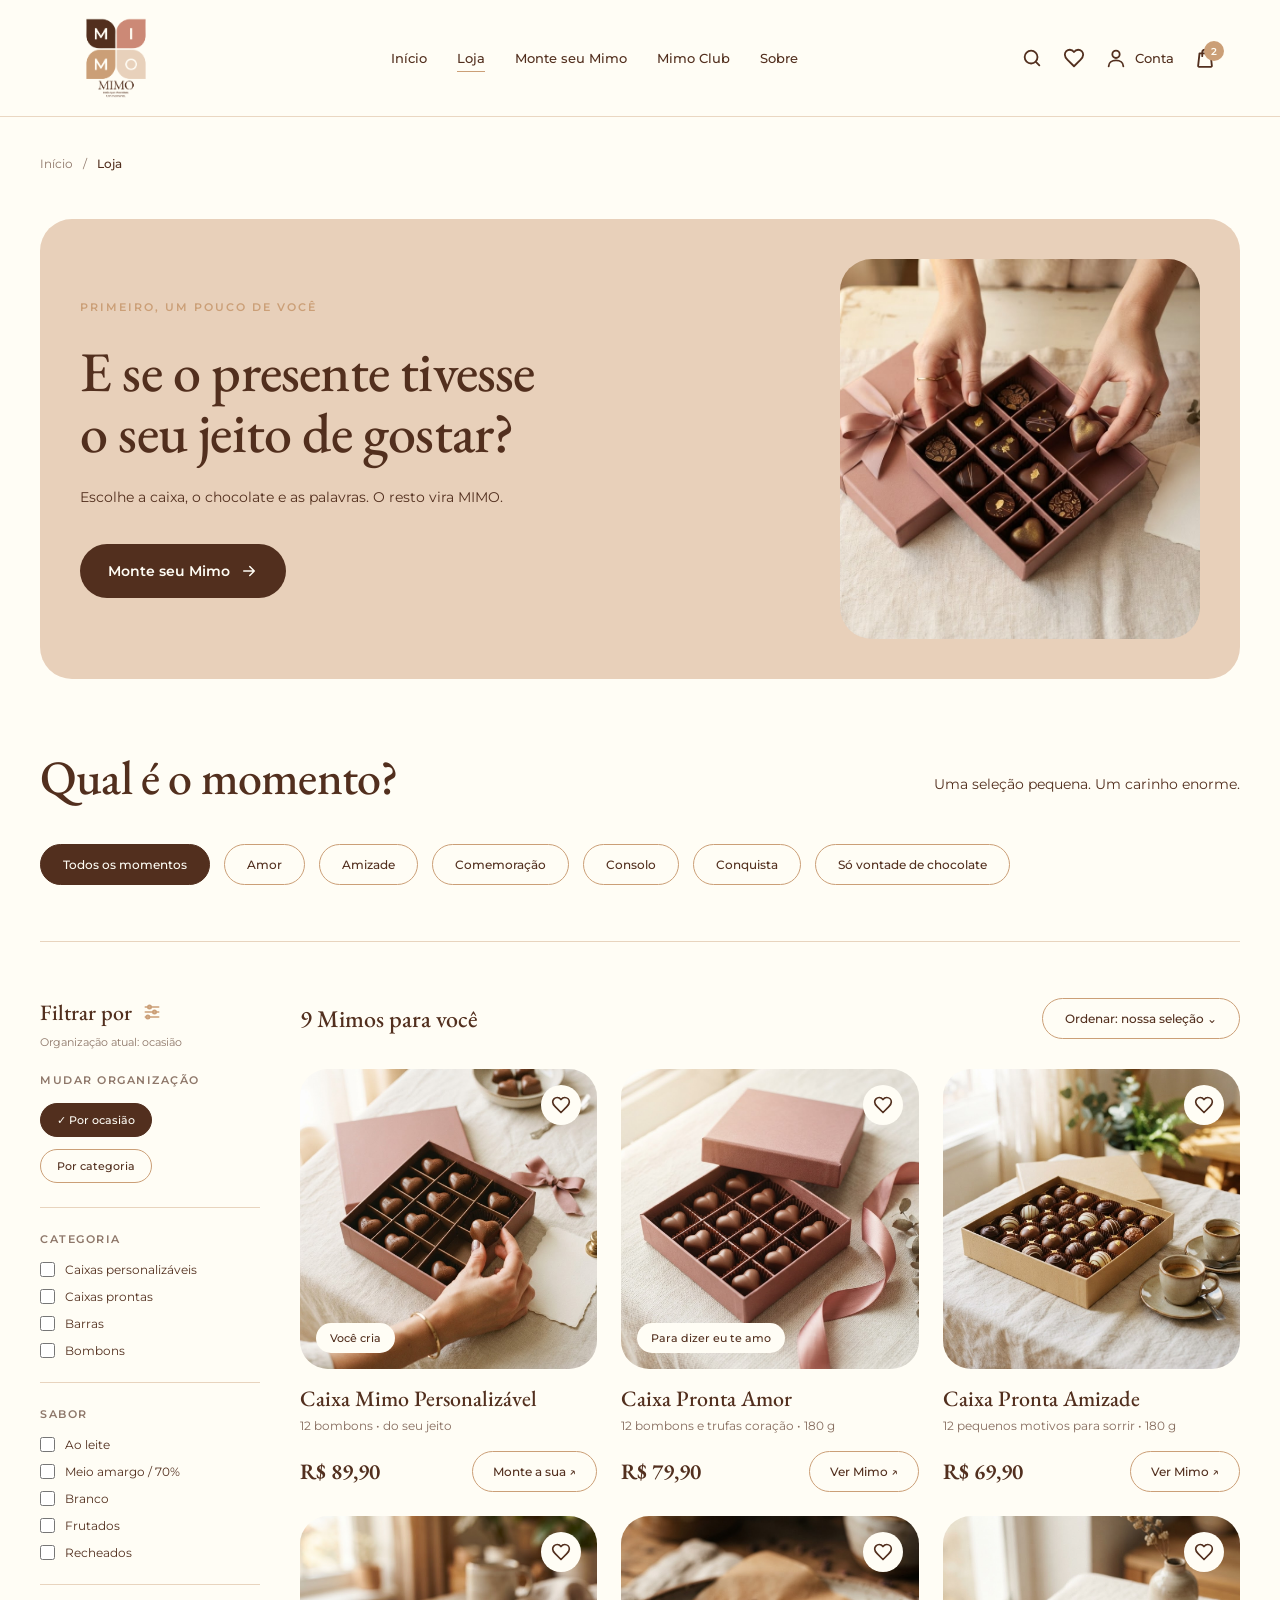
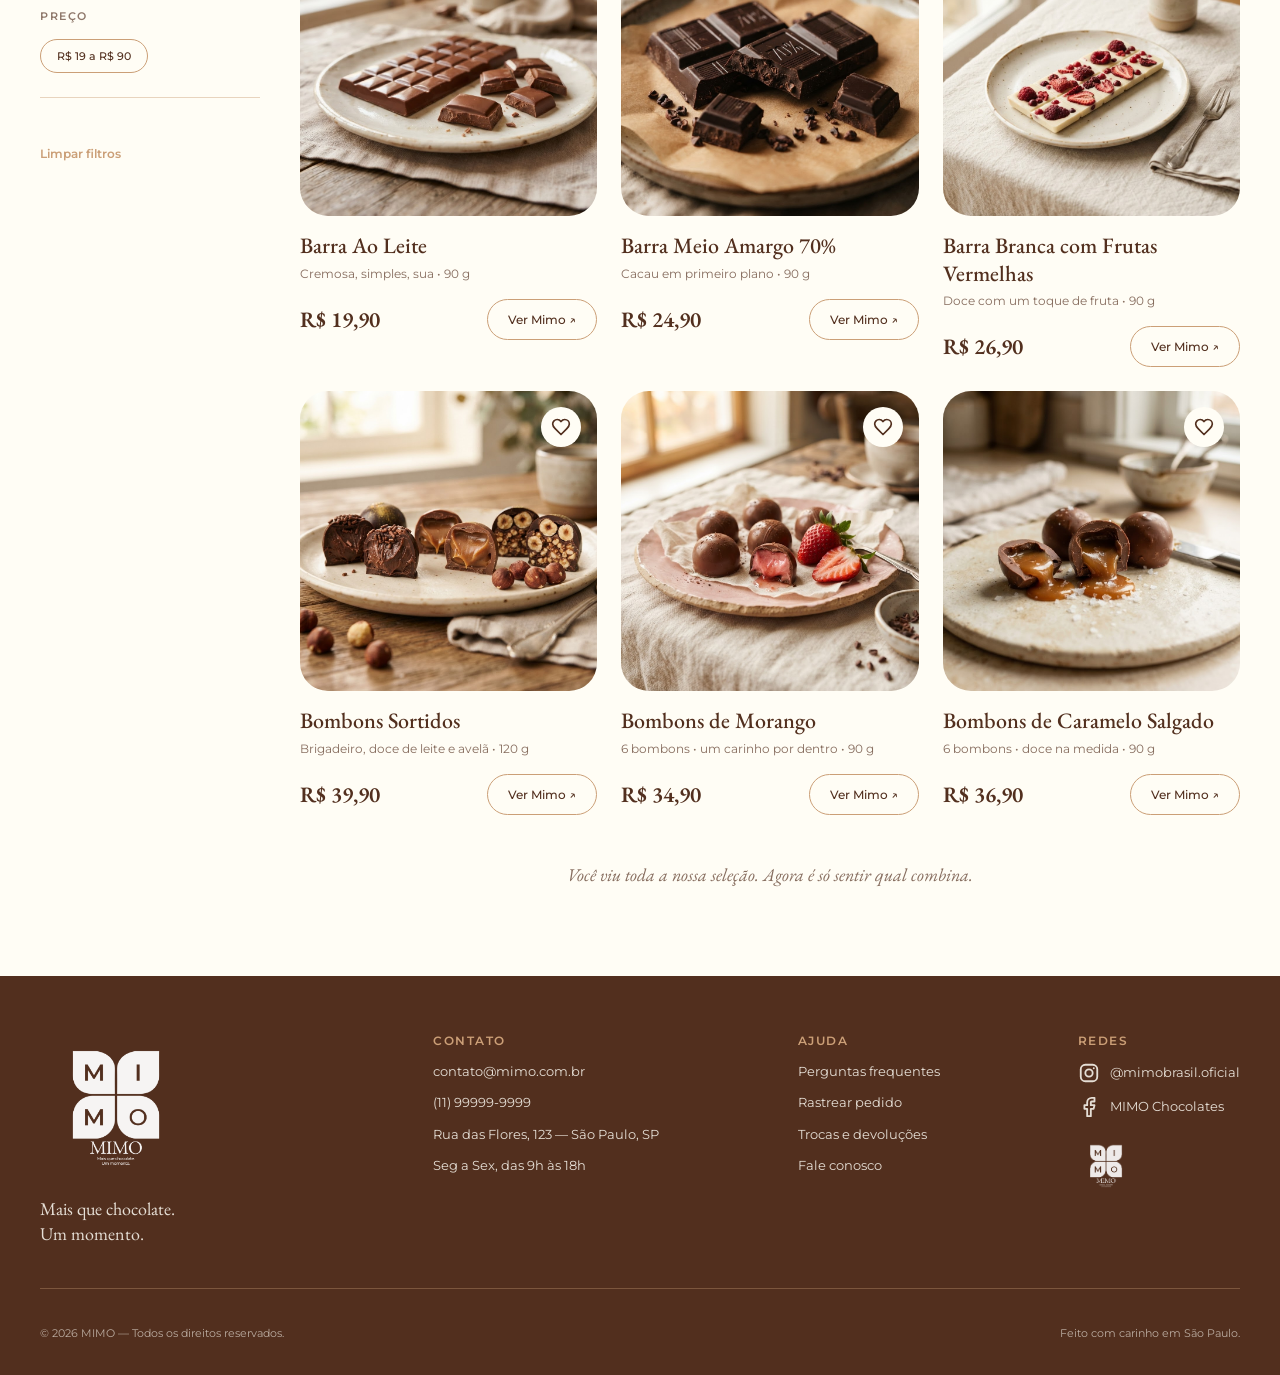
<file: loja.html>
<!DOCTYPE html>
<html lang="pt-BR">
<head>
  <meta charset="UTF-8">
  <meta name="viewport" content="width=device-width, initial-scale=1.0">
  <title>Loja — MIMO</title>
  <link rel="preconnect" href="https://fonts.googleapis.com">
  <link rel="preconnect" href="https://fonts.gstatic.com" crossorigin>
  <link href="https://fonts.googleapis.com/css2?family=EB+Garamond:ital,wght@0,400;0,500;0,600;1,400&family=Montserrat:wght@400;500;600&display=swap" rel="stylesheet">
  <link rel="stylesheet" href="assets/css/style.css">
</head>
<body class="page-loja">

  <!-- ===================== CABEÇALHO ===================== -->
  <header class="site-header is-scrolled" id="siteHeader">
    <a class="header__logo" href="index.html" aria-label="MIMO — página inicial">
      <img src="assets/img/logo.png" alt="MIMO — Mais que chocolate. Um momento.">
    </a>

    <nav class="header__nav" aria-label="Navegação principal">
      <a href="index.html">Início</a>
      <a href="loja.html" class="is-active">Loja</a>
      <a href="criacao.html">Monte seu Mimo</a>
      <a href="mimo-club.html">Mimo Club</a>
      <a href="sobre.html">Sobre</a>
    </nav>

    <div class="header__actions">
      <button class="header__icon" aria-label="Buscar">
        <svg viewBox="0 0 24 24" fill="none" stroke="currentColor" stroke-width="2" stroke-linecap="round"><circle cx="11" cy="11" r="7"/><path d="m20 20-3.5-3.5"/></svg>
      </button>
      <a class="header__icon" href="favoritos.html" aria-label="Favoritos">
        <svg viewBox="0 0 24 24" fill="none" stroke="currentColor" stroke-width="2" stroke-linecap="round" stroke-linejoin="round"><path d="M19 14c1.5-1.5 3-3.2 3-5.5A5.5 5.5 0 0 0 16.5 3c-1.8 0-3.4 1-4.5 2.5C10.9 4 9.3 3 7.5 3A5.5 5.5 0 0 0 2 8.5c0 2.3 1.5 4 3 5.5l7 7Z"/></svg>
      </a>
      <a class="header__account" href="login.html">
        <svg viewBox="0 0 24 24" fill="none" stroke="currentColor" stroke-width="2" stroke-linecap="round" stroke-linejoin="round"><circle cx="12" cy="8" r="4"/><path d="M4 21c0-4 3.6-6.5 8-6.5s8 2.5 8 6.5"/></svg>
        <span>Conta</span>
      </a>
      <a class="header__cart" href="#" aria-label="Carrinho">
        <svg viewBox="0 0 24 24" fill="none" stroke="currentColor" stroke-width="2" stroke-linecap="round" stroke-linejoin="round"><path d="M6 7h12l1.5 13.5a1 1 0 0 1-1 1.1H5.5a1 1 0 0 1-1-1.1L6 7Z"/><path d="M9 10V6a3 3 0 0 1 6 0v4"/></svg>
        <span class="header__cart-count">2</span>
      </a>
    </div>
  </header>

  <main class="store">
    <!-- ===================== CAMINHO ===================== -->
    <nav class="breadcrumb" aria-label="Caminho da página">
      <a href="index.html">Início</a>
      <span aria-hidden="true">/</span>
      <span>Loja</span>
    </nav>

    <div class="store__content">
      <!-- ===================== PERSONALIZAÇÃO ===================== -->
      <section class="store__banner">
        <div class="store__banner-text">
          <p class="chamada">Primeiro, um pouco de você</p>
          <h1 class="display">E se o presente tivesse<br>o seu jeito de gostar?</h1>
          <p class="apoio">Escolhe a caixa, o chocolate e as palavras. O resto vira MIMO.</p>
          <a href="criacao.html" class="btn btn--primary">
            Monte seu Mimo
            <svg viewBox="0 0 24 24" fill="none" stroke="currentColor" stroke-width="2" stroke-linecap="round" stroke-linejoin="round"><path d="M5 12h14M13 6l6 6-6 6"/></svg>
          </a>
        </div>
        <div class="store__banner-photo">
          <img src="assets/img/loja-banner.jpg" alt="Montagem de caixa de chocolate MIMO">
        </div>
      </section>

      <!-- ===================== ESCOLHA POR SENTIMENTO ===================== -->
      <section class="store__occasions">
        <div class="store__occasions-head">
          <h2 class="display">Qual é o momento?</h2>
          <p class="apoio">Uma seleção pequena. Um carinho enorme.</p>
        </div>
        <div class="occasions" role="group" aria-label="Filtrar por ocasião">
          <a href="#" class="occasion is-active">Todos os momentos</a>
          <a href="#" class="occasion">Amor</a>
          <a href="#" class="occasion">Amizade</a>
          <a href="#" class="occasion">Comemoração</a>
          <a href="#" class="occasion">Consolo</a>
          <a href="#" class="occasion">Conquista</a>
          <a href="#" class="occasion">Só vontade de chocolate</a>
        </div>
      </section>

      <hr class="store__divider">

      <!-- ===================== CATÁLOGO ===================== -->
      <section class="catalog">
        <aside class="filters" aria-label="Filtros da loja">
          <div class="filters__head">
            <p class="filters__title">Filtrar por</p>
            <svg viewBox="0 0 24 24" fill="none" stroke="currentColor" stroke-width="2" stroke-linecap="round" stroke-linejoin="round" aria-hidden="true"><line x1="4" y1="6" x2="20" y2="6"/><circle cx="9" cy="6" r="2"/><line x1="4" y1="12" x2="20" y2="12"/><circle cx="15" cy="12" r="2"/><line x1="4" y1="18" x2="20" y2="18"/><circle cx="7" cy="18" r="2"/></svg>
          </div>
          <p class="filters__note">Organização atual: ocasião</p>

          <div class="filters__group">
            <p class="filters__label">Mudar organização</p>
            <a href="#" class="occasion occasion--sm is-active">✓ Por ocasião</a>
            <a href="#" class="occasion occasion--sm">Por categoria</a>
          </div>

          <hr class="store__divider">

          <div class="filters__group">
            <p class="filters__label">Categoria</p>
            <label class="filter-check"><input type="checkbox"> Caixas personalizáveis</label>
            <label class="filter-check"><input type="checkbox"> Caixas prontas</label>
            <label class="filter-check"><input type="checkbox"> Barras</label>
            <label class="filter-check"><input type="checkbox"> Bombons</label>
          </div>

          <hr class="store__divider">

          <div class="filters__group">
            <p class="filters__label">Sabor</p>
            <label class="filter-check"><input type="checkbox"> Ao leite</label>
            <label class="filter-check"><input type="checkbox"> Meio amargo / 70%</label>
            <label class="filter-check"><input type="checkbox"> Branco</label>
            <label class="filter-check"><input type="checkbox"> Frutados</label>
            <label class="filter-check"><input type="checkbox"> Recheados</label>
          </div>

          <hr class="store__divider">

          <div class="filters__group">
            <p class="filters__label">Preço</p>
            <a href="#" class="occasion occasion--sm">R$ 19 a R$ 90</a>
          </div>

          <hr class="store__divider">

          <a href="#" class="filters__clear">Limpar filtros</a>
        </aside>

        <div class="catalog__products">
          <div class="catalog__results">
            <p class="catalog__count">9 Mimos para você</p>
            <a href="#" class="occasion">Ordenar: nossa seleção ⌄</a>
          </div>

          <div class="catalog__grid">
            <!-- Produto 1 -->
            <article class="store-product">
              <div class="store-product__media">
                <img src="assets/img/loja-caixa-mimo.jpg" alt="Caixa Mimo Personalizável">
                <button class="product__fav" aria-label="Favoritar Caixa Mimo Personalizável">
                  <svg viewBox="0 0 24 24" fill="none" stroke="currentColor" stroke-width="2" stroke-linecap="round" stroke-linejoin="round"><path d="M19 14c1.5-1.5 3-3.2 3-5.5A5.5 5.5 0 0 0 16.5 3c-1.8 0-3.4 1-4.5 2.5C10.9 4 9.3 3 7.5 3A5.5 5.5 0 0 0 2 8.5c0 2.3 1.5 4 3 5.5l7 7Z"/></svg>
                </button>
                <span class="store-product__badge">Você cria</span>
              </div>
              <div class="store-product__info">
                <h3 class="store-product__name">Caixa Mimo Personalizável</h3>
                <p class="store-product__desc">12 bombons • do seu jeito</p>
                <div class="store-product__buy">
                  <span class="store-product__price">R$ 89,90</span>
                  <a href="criacao.html" class="store-product__action">Monte a sua ↗</a>
                </div>
              </div>
            </article>

            <!-- Produto 2 -->
            <article class="store-product">
              <div class="store-product__media">
                <img src="assets/img/loja-caixa-amor.jpg" alt="Caixa Pronta Amor">
                <button class="product__fav" aria-label="Favoritar Caixa Pronta Amor">
                  <svg viewBox="0 0 24 24" fill="none" stroke="currentColor" stroke-width="2" stroke-linecap="round" stroke-linejoin="round"><path d="M19 14c1.5-1.5 3-3.2 3-5.5A5.5 5.5 0 0 0 16.5 3c-1.8 0-3.4 1-4.5 2.5C10.9 4 9.3 3 7.5 3A5.5 5.5 0 0 0 2 8.5c0 2.3 1.5 4 3 5.5l7 7Z"/></svg>
                </button>
                <span class="store-product__badge">Para dizer eu te amo</span>
              </div>
              <div class="store-product__info">
                <h3 class="store-product__name">Caixa Pronta Amor</h3>
                <p class="store-product__desc">12 bombons e trufas coração • 180 g</p>
                <div class="store-product__buy">
                  <span class="store-product__price">R$ 79,90</span>
                  <a href="produto.html" class="store-product__action">Ver Mimo ↗</a>
                </div>
              </div>
            </article>

            <!-- Produto 3 -->
            <article class="store-product">
              <div class="store-product__media">
                <img src="assets/img/loja-caixa-amizade.jpg" alt="Caixa Pronta Amizade">
                <button class="product__fav" aria-label="Favoritar Caixa Pronta Amizade">
                  <svg viewBox="0 0 24 24" fill="none" stroke="currentColor" stroke-width="2" stroke-linecap="round" stroke-linejoin="round"><path d="M19 14c1.5-1.5 3-3.2 3-5.5A5.5 5.5 0 0 0 16.5 3c-1.8 0-3.4 1-4.5 2.5C10.9 4 9.3 3 7.5 3A5.5 5.5 0 0 0 2 8.5c0 2.3 1.5 4 3 5.5l7 7Z"/></svg>
                </button>
              </div>
              <div class="store-product__info">
                <h3 class="store-product__name">Caixa Pronta Amizade</h3>
                <p class="store-product__desc">12 pequenos motivos para sorrir • 180 g</p>
                <div class="store-product__buy">
                  <span class="store-product__price">R$ 69,90</span>
                  <a href="loja.html" class="store-product__action">Ver Mimo ↗</a>
                </div>
              </div>
            </article>

            <!-- Produto 4 -->
            <article class="store-product">
              <div class="store-product__media">
                <img src="assets/img/loja-barra-leite.jpg" alt="Barra Ao Leite">
                <button class="product__fav" aria-label="Favoritar Barra Ao Leite">
                  <svg viewBox="0 0 24 24" fill="none" stroke="currentColor" stroke-width="2" stroke-linecap="round" stroke-linejoin="round"><path d="M19 14c1.5-1.5 3-3.2 3-5.5A5.5 5.5 0 0 0 16.5 3c-1.8 0-3.4 1-4.5 2.5C10.9 4 9.3 3 7.5 3A5.5 5.5 0 0 0 2 8.5c0 2.3 1.5 4 3 5.5l7 7Z"/></svg>
                </button>
              </div>
              <div class="store-product__info">
                <h3 class="store-product__name">Barra Ao Leite</h3>
                <p class="store-product__desc">Cremosa, simples, sua • 90 g</p>
                <div class="store-product__buy">
                  <span class="store-product__price">R$ 19,90</span>
                  <a href="loja.html" class="store-product__action">Ver Mimo ↗</a>
                </div>
              </div>
            </article>

            <!-- Produto 5 -->
            <article class="store-product">
              <div class="store-product__media">
                <img src="assets/img/loja-barra-amargo.jpg" alt="Barra Meio Amargo 70%">
                <button class="product__fav" aria-label="Favoritar Barra Meio Amargo 70%">
                  <svg viewBox="0 0 24 24" fill="none" stroke="currentColor" stroke-width="2" stroke-linecap="round" stroke-linejoin="round"><path d="M19 14c1.5-1.5 3-3.2 3-5.5A5.5 5.5 0 0 0 16.5 3c-1.8 0-3.4 1-4.5 2.5C10.9 4 9.3 3 7.5 3A5.5 5.5 0 0 0 2 8.5c0 2.3 1.5 4 3 5.5l7 7Z"/></svg>
                </button>
              </div>
              <div class="store-product__info">
                <h3 class="store-product__name">Barra Meio Amargo 70%</h3>
                <p class="store-product__desc">Cacau em primeiro plano • 90 g</p>
                <div class="store-product__buy">
                  <span class="store-product__price">R$ 24,90</span>
                  <a href="produto-barra.html" class="store-product__action">Ver Mimo ↗</a>
                </div>
              </div>
            </article>

            <!-- Produto 6 -->
            <article class="store-product">
              <div class="store-product__media">
                <img src="assets/img/loja-barra-branca.jpg" alt="Barra Branca com Frutas Vermelhas">
                <button class="product__fav" aria-label="Favoritar Barra Branca com Frutas Vermelhas">
                  <svg viewBox="0 0 24 24" fill="none" stroke="currentColor" stroke-width="2" stroke-linecap="round" stroke-linejoin="round"><path d="M19 14c1.5-1.5 3-3.2 3-5.5A5.5 5.5 0 0 0 16.5 3c-1.8 0-3.4 1-4.5 2.5C10.9 4 9.3 3 7.5 3A5.5 5.5 0 0 0 2 8.5c0 2.3 1.5 4 3 5.5l7 7Z"/></svg>
                </button>
              </div>
              <div class="store-product__info">
                <h3 class="store-product__name">Barra Branca com Frutas Vermelhas</h3>
                <p class="store-product__desc">Doce com um toque de fruta • 90 g</p>
                <div class="store-product__buy">
                  <span class="store-product__price">R$ 26,90</span>
                  <a href="loja.html" class="store-product__action">Ver Mimo ↗</a>
                </div>
              </div>
            </article>

            <!-- Produto 7 -->
            <article class="store-product">
              <div class="store-product__media">
                <img src="assets/img/loja-bombons-sortidos.jpg" alt="Bombons Sortidos">
                <button class="product__fav" aria-label="Favoritar Bombons Sortidos">
                  <svg viewBox="0 0 24 24" fill="none" stroke="currentColor" stroke-width="2" stroke-linecap="round" stroke-linejoin="round"><path d="M19 14c1.5-1.5 3-3.2 3-5.5A5.5 5.5 0 0 0 16.5 3c-1.8 0-3.4 1-4.5 2.5C10.9 4 9.3 3 7.5 3A5.5 5.5 0 0 0 2 8.5c0 2.3 1.5 4 3 5.5l7 7Z"/></svg>
                </button>
              </div>
              <div class="store-product__info">
                <h3 class="store-product__name">Bombons Sortidos</h3>
                <p class="store-product__desc">Brigadeiro, doce de leite e avelã • 120 g</p>
                <div class="store-product__buy">
                  <span class="store-product__price">R$ 39,90</span>
                  <a href="loja.html" class="store-product__action">Ver Mimo ↗</a>
                </div>
              </div>
            </article>

            <!-- Produto 8 -->
            <article class="store-product">
              <div class="store-product__media">
                <img src="assets/img/loja-bombons-morango.jpg" alt="Bombons de Morango">
                <button class="product__fav" aria-label="Favoritar Bombons de Morango">
                  <svg viewBox="0 0 24 24" fill="none" stroke="currentColor" stroke-width="2" stroke-linecap="round" stroke-linejoin="round"><path d="M19 14c1.5-1.5 3-3.2 3-5.5A5.5 5.5 0 0 0 16.5 3c-1.8 0-3.4 1-4.5 2.5C10.9 4 9.3 3 7.5 3A5.5 5.5 0 0 0 2 8.5c0 2.3 1.5 4 3 5.5l7 7Z"/></svg>
                </button>
              </div>
              <div class="store-product__info">
                <h3 class="store-product__name">Bombons de Morango</h3>
                <p class="store-product__desc">6 bombons • um carinho por dentro • 90 g</p>
                <div class="store-product__buy">
                  <span class="store-product__price">R$ 34,90</span>
                  <a href="produto-bombons.html" class="store-product__action">Ver Mimo ↗</a>
                </div>
              </div>
            </article>

            <!-- Produto 9 -->
            <article class="store-product">
              <div class="store-product__media">
                <img src="assets/img/loja-bombons-caramelo.jpg" alt="Bombons de Caramelo Salgado">
                <button class="product__fav" aria-label="Favoritar Bombons de Caramelo Salgado">
                  <svg viewBox="0 0 24 24" fill="none" stroke="currentColor" stroke-width="2" stroke-linecap="round" stroke-linejoin="round"><path d="M19 14c1.5-1.5 3-3.2 3-5.5A5.5 5.5 0 0 0 16.5 3c-1.8 0-3.4 1-4.5 2.5C10.9 4 9.3 3 7.5 3A5.5 5.5 0 0 0 2 8.5c0 2.3 1.5 4 3 5.5l7 7Z"/></svg>
                </button>
              </div>
              <div class="store-product__info">
                <h3 class="store-product__name">Bombons de Caramelo Salgado</h3>
                <p class="store-product__desc">6 bombons • doce na medida • 90 g</p>
                <div class="store-product__buy">
                  <span class="store-product__price">R$ 36,90</span>
                  <a href="loja.html" class="store-product__action">Ver Mimo ↗</a>
                </div>
              </div>
            </article>
          </div>

          <p class="catalog__end">Você viu toda a nossa seleção. Agora é só sentir qual combina.</p>
        </div>
      </section>
    </div>
  </main>

  <!-- ===================== RODAPÉ ===================== -->
  <footer class="footer">
    <div class="footer__grid">
      <div class="footer__brand">
        <img src="assets/img/logo.png" alt="MIMO" class="footer__logo">
        <p class="footer__tagline">Mais que chocolate.<br>Um momento.</p>
      </div>

      <div class="footer__col">
        <h4>Contato</h4>
        <p>contato@mimo.com.br</p>
        <p>(11) 99999-9999</p>
        <p>Rua das Flores, 123 — São Paulo, SP</p>
        <p>Seg a Sex, das 9h às 18h</p>
      </div>

      <div class="footer__col">
        <h4>Ajuda</h4>
        <a href="#">Perguntas frequentes</a>
        <a href="#">Rastrear pedido</a>
        <a href="#">Trocas e devoluções</a>
        <a href="#">Fale conosco</a>
      </div>

      <div class="footer__col">
        <h4>Redes</h4>
        <a href="https://www.instagram.com/mimobrasil.oficial/" target="_blank" rel="noopener" class="footer__social">
          <svg viewBox="0 0 24 24" fill="none" stroke="currentColor" stroke-width="2" stroke-linecap="round" stroke-linejoin="round"><rect x="3" y="3" width="18" height="18" rx="5"/><circle cx="12" cy="12" r="4"/><circle cx="17.2" cy="6.8" r="1" fill="currentColor" stroke="none"/></svg>
          <span>@mimobrasil.oficial</span>
        </a>
        <a href="https://facebook.com" target="_blank" rel="noopener" class="footer__social">
          <svg viewBox="0 0 24 24" fill="none" stroke="currentColor" stroke-width="2" stroke-linecap="round" stroke-linejoin="round"><path d="M18 2h-3a5 5 0 0 0-5 5v3H7v4h3v8h4v-8h3l1-4h-4V7a1 1 0 0 1 1-1h3Z"/></svg>
          <span>MIMO Chocolates</span>
        </a>
        <img src="assets/img/logo.png" alt="Símbolo MIMO" class="footer__symbol">
      </div>
    </div>

    <hr class="footer__divider">
    <div class="footer__legal">
      <span>© 2026 MIMO — Todos os direitos reservados.</span>
      <span>Feito com carinho em São Paulo.</span>
    </div>
  </footer>

  <script src="assets/js/main.js"></script>
</body>
</html>
</file>
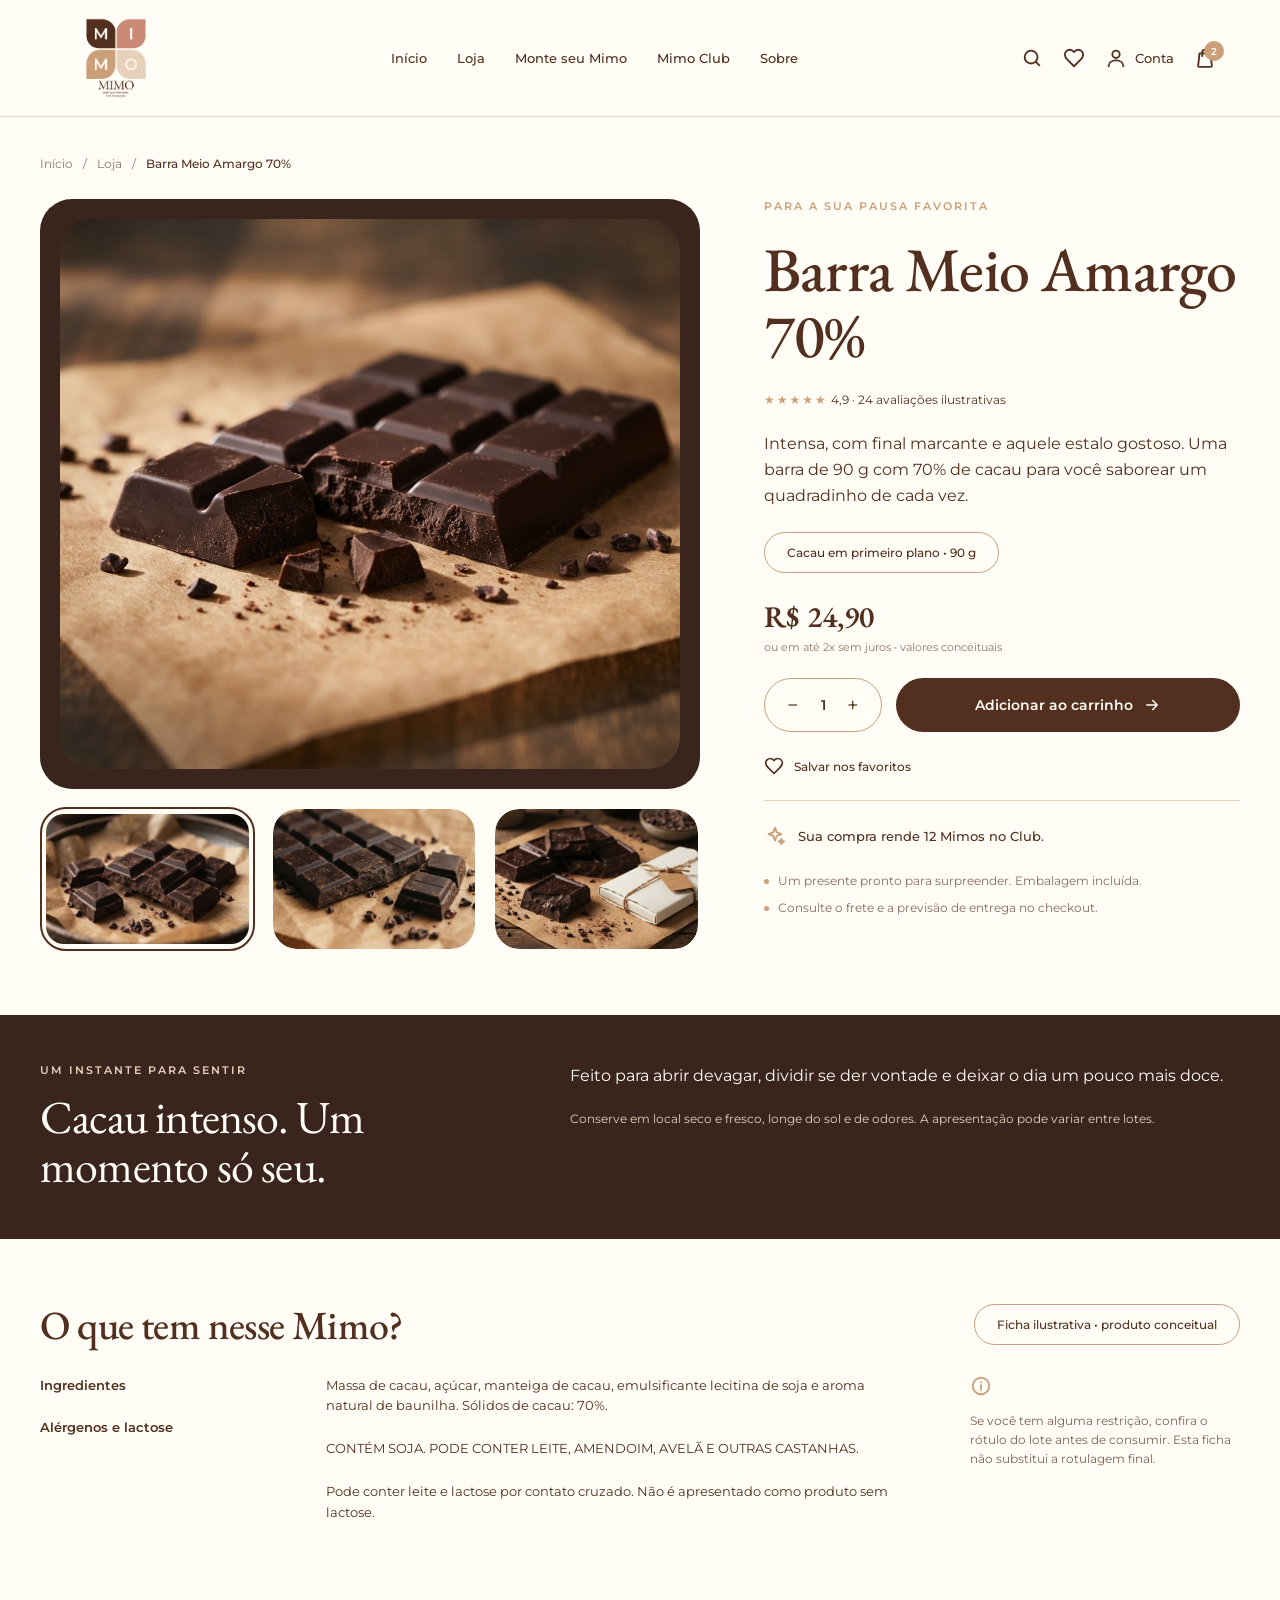
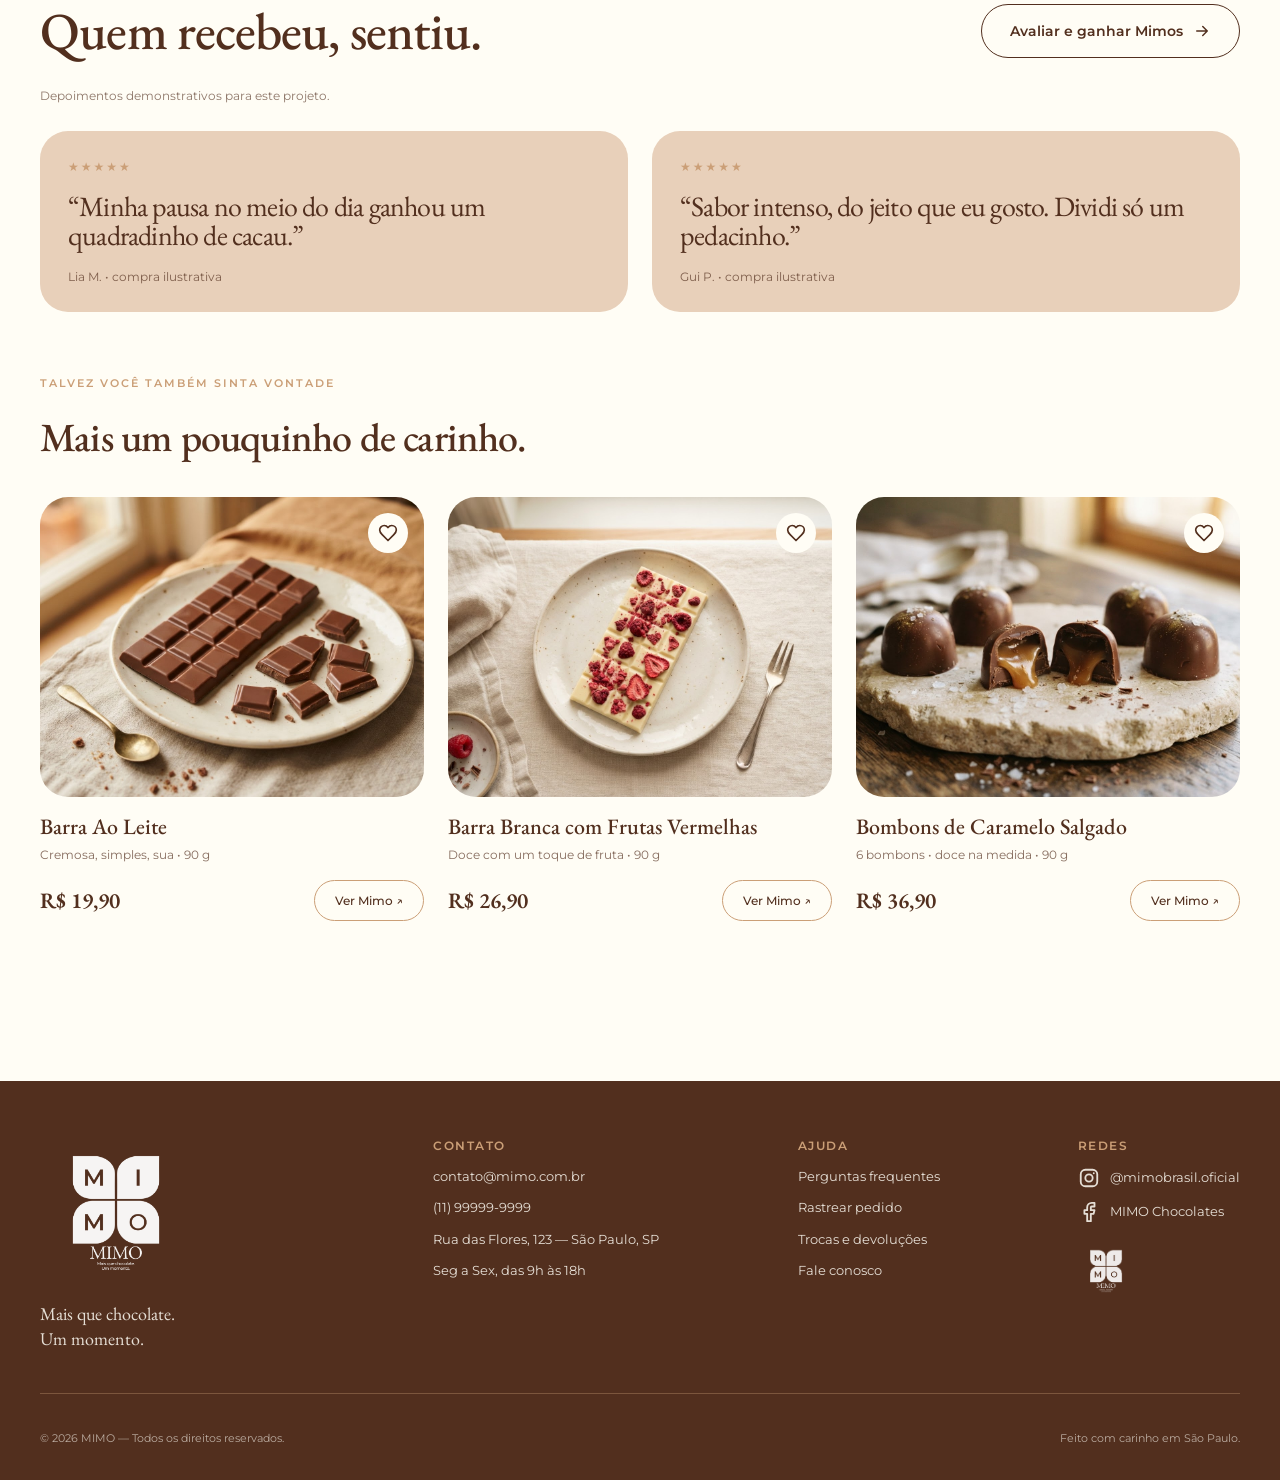
<file: produto-barra.html>
<!DOCTYPE html>
<html lang="pt-BR">
<head>
  <meta charset="UTF-8">
  <meta name="viewport" content="width=device-width, initial-scale=1.0">
  <title>Barra Meio Amargo 70% — MIMO</title>
  <link rel="preconnect" href="https://fonts.googleapis.com">
  <link rel="preconnect" href="https://fonts.gstatic.com" crossorigin>
  <link href="https://fonts.googleapis.com/css2?family=EB+Garamond:ital,wght@0,400;0,500;0,600;1,400&family=Montserrat:wght@400;500;600&display=swap" rel="stylesheet">
  <link rel="stylesheet" href="assets/css/style.css">
</head>
<body class="page-loja">

  <!-- ===================== CABEÇALHO ===================== -->
  <header class="site-header is-scrolled" id="siteHeader">
    <a class="header__logo" href="index.html" aria-label="MIMO — página inicial">
      <img src="assets/img/logo.png" alt="MIMO — Mais que chocolate. Um momento.">
    </a>

    <nav class="header__nav" aria-label="Navegação principal">
      <a href="index.html">Início</a>
      <a href="loja.html">Loja</a>
      <a href="criacao.html">Monte seu Mimo</a>
      <a href="mimo-club.html">Mimo Club</a>
      <a href="sobre.html">Sobre</a>
    </nav>

    <div class="header__actions">
      <button class="header__icon" aria-label="Buscar">
        <svg viewBox="0 0 24 24" fill="none" stroke="currentColor" stroke-width="2" stroke-linecap="round"><circle cx="11" cy="11" r="7"/><path d="m20 20-3.5-3.5"/></svg>
      </button>
      <a class="header__icon" href="favoritos.html" aria-label="Favoritos">
        <svg viewBox="0 0 24 24" fill="none" stroke="currentColor" stroke-width="2" stroke-linecap="round" stroke-linejoin="round"><path d="M19 14c1.5-1.5 3-3.2 3-5.5A5.5 5.5 0 0 0 16.5 3c-1.8 0-3.4 1-4.5 2.5C10.9 4 9.3 3 7.5 3A5.5 5.5 0 0 0 2 8.5c0 2.3 1.5 4 3 5.5l7 7Z"/></svg>
      </a>
      <a class="header__account" href="login.html">
        <svg viewBox="0 0 24 24" fill="none" stroke="currentColor" stroke-width="2" stroke-linecap="round" stroke-linejoin="round"><circle cx="12" cy="8" r="4"/><path d="M4 21c0-4 3.6-6.5 8-6.5s8 2.5 8 6.5"/></svg>
        <span>Conta</span>
      </a>
      <a class="header__cart" href="#" aria-label="Carrinho">
        <svg viewBox="0 0 24 24" fill="none" stroke="currentColor" stroke-width="2" stroke-linecap="round" stroke-linejoin="round"><path d="M6 7h12l1.5 13.5a1 1 0 0 1-1 1.1H5.5a1 1 0 0 1-1-1.1L6 7Z"/><path d="M9 10V6a3 3 0 0 1 6 0v4"/></svg>
        <span class="header__cart-count">2</span>
      </a>
    </div>
  </header>

  <main class="product-page">
    <!-- ===================== CAMINHO ===================== -->
    <nav class="breadcrumb" aria-label="Caminho da página">
      <a href="index.html">Início</a>
      <span aria-hidden="true">/</span>
      <a href="loja.html">Loja</a>
      <span aria-hidden="true">/</span>
      <span>Barra Meio Amargo 70%</span>
    </nav>

    <!-- ===================== PRODUTO EM DETALHE ===================== -->
    <section class="pdp">
      <div class="pdp__gallery">
        <div class="pdp__main pdp__main--dark">
          <img src="assets/img/produto-barra-main.jpg" alt="Barra Meio Amargo 70% — foto principal">
        </div>
        <div class="pdp__thumbs">
          <button class="pdp__thumb is-active" data-full="assets/img/produto-barra-1.jpg" aria-label="Ver foto 1">
            <img src="assets/img/produto-barra-1.jpg" alt="Barra Meio Amargo 70% — detalhe 1">
          </button>
          <button class="pdp__thumb" data-full="assets/img/produto-barra-2.jpg" aria-label="Ver foto 2">
            <img src="assets/img/produto-barra-2.jpg" alt="Barra Meio Amargo 70% — detalhe 2">
          </button>
          <button class="pdp__thumb" data-full="assets/img/produto-barra-3.jpg" aria-label="Ver foto 3">
            <img src="assets/img/produto-barra-3.jpg" alt="Barra Meio Amargo 70% — detalhe 3">
          </button>
        </div>
      </div>

      <div class="pdp__info">
        <p class="chamada">Para a sua pausa favorita</p>
        <h1 class="pdp__title">Barra Meio Amargo 70%</h1>
        <p class="pdp__rating"><span class="pdp__stars">★★★★★</span> 4,9 · 24 avaliações ilustrativas</p>
        <p class="pdp__desc">Intensa, com final marcante e aquele estalo gostoso. Uma barra de 90 g com 70% de cacau para você saborear um quadradinho de cada vez.</p>

        <button class="occasion pdp__option" type="button">Cacau em primeiro plano • 90 g</button>

        <div class="pdp__price">
          <span class="pdp__value">R$ 24,90</span>
          <span class="pdp__note">ou em até 2x sem juros • valores conceituais</span>
        </div>

        <div class="pdp__buy">
          <div class="pdp__qty" aria-label="Quantidade">
            <button type="button" data-step="-1" aria-label="Diminuir">−</button>
            <span class="pdp__qty-value">1</span>
            <button type="button" data-step="1" aria-label="Aumentar">+</button>
          </div>
          <button class="btn btn--primary pdp__cart" type="button">
            Adicionar ao carrinho
            <svg viewBox="0 0 24 24" fill="none" stroke="currentColor" stroke-width="2" stroke-linecap="round" stroke-linejoin="round"><path d="M5 12h14M13 6l6 6-6 6"/></svg>
          </button>
        </div>

        <button class="pdp__save" type="button">
          <svg viewBox="0 0 24 24" fill="none" stroke="currentColor" stroke-width="2" stroke-linecap="round" stroke-linejoin="round"><path d="M19 14c1.5-1.5 3-3.2 3-5.5A5.5 5.5 0 0 0 16.5 3c-1.8 0-3.4 1-4.5 2.5C10.9 4 9.3 3 7.5 3A5.5 5.5 0 0 0 2 8.5c0 2.3 1.5 4 3 5.5l7 7Z"/></svg>
          Salvar nos favoritos
        </button>

        <hr class="pdp__divider">

        <p class="pdp__points">
          <svg viewBox="0 0 24 24" fill="none" stroke="currentColor" stroke-width="2" stroke-linecap="round" stroke-linejoin="round"><path d="M12 3l1.9 5.1L19 10l-5.1 1.9L12 17l-1.9-5.1L5 10l5.1-1.9L12 3z"/><path d="M19 15l.9 2.1L22 18l-2.1.9L19 21l-.9-2.1L16 18l2.1-.9L19 15z"/></svg>
          Sua compra rende 12 Mimos no Club.
        </p>
        <ul class="pdp__perks">
          <li>Um presente pronto para surpreender. Embalagem incluída.</li>
          <li>Consulte o frete e a previsão de entrega no checkout.</li>
        </ul>
      </div>
    </section>

    <!-- ===================== NOTAS DO SABOR ===================== -->
    <section class="pdp__notes pdp__notes--dark">
      <div class="pdp__notes-feel">
        <p class="chamada">Um instante para sentir</p>
        <p class="pdp__notes-title">Cacau intenso. Um momento só seu.</p>
      </div>
      <div class="pdp__notes-details">
        <p class="pdp__notes-text">Feito para abrir devagar, dividir se der vontade e deixar o dia um pouco mais doce.</p>
        <p class="pdp__notes-small">Conserve em local seco e fresco, longe do sol e de odores. A apresentação pode variar entre lotes.</p>
      </div>
    </section>

    <!-- ===================== INGREDIENTES E CUIDADO ===================== -->
    <section class="pdp__ingredients">
      <div class="pdp__ing-head">
        <h2 class="display pdp__ing-title">O que tem nesse Mimo?</h2>
        <span class="occasion">Ficha ilustrativa • produto conceitual</span>
      </div>
      <div class="pdp__sheet">
        <div class="pdp__sheet-col">
          <p class="pdp__sheet-label">Ingredientes</p>
          <p class="pdp__sheet-label">Alérgenos e lactose</p>
        </div>
        <div class="pdp__sheet-col">
          <p>Massa de cacau, açúcar, manteiga de cacau, emulsificante lecitina de soja e aroma natural de baunilha. Sólidos de cacau: 70%.</p>
          <p>CONTÉM SOJA. PODE CONTER LEITE, AMENDOIM, AVELÃ E OUTRAS CASTANHAS.</p>
          <p>Pode conter leite e lactose por contato cruzado. Não é apresentado como produto sem lactose.</p>
        </div>
        <div class="pdp__sheet-care">
          <svg viewBox="0 0 24 24" fill="none" stroke="currentColor" stroke-width="2" stroke-linecap="round" stroke-linejoin="round"><circle cx="12" cy="12" r="9"/><path d="M12 8h.01M12 11v5"/></svg>
          <p>Se você tem alguma restrição, confira o rótulo do lote antes de consumir. Esta ficha não substitui a rotulagem final.</p>
        </div>
      </div>
    </section>

    <!-- ===================== AVALIAÇÕES ===================== -->
    <section class="pdp__reviews">
      <div class="pdp__reviews-head">
        <h2 class="display">Quem recebeu, sentiu.</h2>
        <a href="#" class="btn btn--line">
          Avaliar e ganhar Mimos
          <svg viewBox="0 0 24 24" fill="none" stroke="currentColor" stroke-width="2" stroke-linecap="round" stroke-linejoin="round"><path d="M5 12h14M13 6l6 6-6 6"/></svg>
        </a>
      </div>
      <p class="pdp__reviews-note">Depoimentos demonstrativos para este projeto.</p>
      <div class="pdp__reviews-grid">
        <figure class="pdp__review">
          <p class="pdp__review-stars">★★★★★</p>
          <blockquote>“Minha pausa no meio do dia ganhou um quadradinho de cacau.”</blockquote>
          <figcaption>Lia M. • compra ilustrativa</figcaption>
        </figure>
        <figure class="pdp__review">
          <p class="pdp__review-stars">★★★★★</p>
          <blockquote>“Sabor intenso, do jeito que eu gosto. Dividi só um pedacinho.”</blockquote>
          <figcaption>Gui P. • compra ilustrativa</figcaption>
        </figure>
      </div>
    </section>

    <!-- ===================== PRODUTOS RELACIONADOS ===================== -->
    <section class="pdp__related">
      <div class="section-head">
        <div class="section-head__text">
          <p class="chamada">Talvez você também sinta vontade</p>
          <h2 class="display">Mais um pouquinho de carinho.</h2>
        </div>
      </div>
      <div class="catalog__grid">
        <article class="store-product">
          <div class="store-product__media">
            <img src="assets/img/rel-barra-leite.jpg" alt="Barra Ao Leite">
            <button class="product__fav" aria-label="Favoritar Barra Ao Leite">
              <svg viewBox="0 0 24 24" fill="none" stroke="currentColor" stroke-width="2" stroke-linecap="round" stroke-linejoin="round"><path d="M19 14c1.5-1.5 3-3.2 3-5.5A5.5 5.5 0 0 0 16.5 3c-1.8 0-3.4 1-4.5 2.5C10.9 4 9.3 3 7.5 3A5.5 5.5 0 0 0 2 8.5c0 2.3 1.5 4 3 5.5l7 7Z"/></svg>
            </button>
          </div>
          <div class="store-product__info">
            <h3 class="store-product__name">Barra Ao Leite</h3>
            <p class="store-product__desc">Cremosa, simples, sua • 90 g</p>
            <div class="store-product__buy">
              <span class="store-product__price">R$ 19,90</span>
              <a href="loja.html" class="store-product__action">Ver Mimo ↗</a>
            </div>
          </div>
        </article>

        <article class="store-product">
          <div class="store-product__media">
            <img src="assets/img/rel-barra-branca.jpg" alt="Barra Branca com Frutas Vermelhas">
            <button class="product__fav" aria-label="Favoritar Barra Branca com Frutas Vermelhas">
              <svg viewBox="0 0 24 24" fill="none" stroke="currentColor" stroke-width="2" stroke-linecap="round" stroke-linejoin="round"><path d="M19 14c1.5-1.5 3-3.2 3-5.5A5.5 5.5 0 0 0 16.5 3c-1.8 0-3.4 1-4.5 2.5C10.9 4 9.3 3 7.5 3A5.5 5.5 0 0 0 2 8.5c0 2.3 1.5 4 3 5.5l7 7Z"/></svg>
            </button>
          </div>
          <div class="store-product__info">
            <h3 class="store-product__name">Barra Branca com Frutas Vermelhas</h3>
            <p class="store-product__desc">Doce com um toque de fruta • 90 g</p>
            <div class="store-product__buy">
              <span class="store-product__price">R$ 26,90</span>
              <a href="loja.html" class="store-product__action">Ver Mimo ↗</a>
            </div>
          </div>
        </article>

        <article class="store-product">
          <div class="store-product__media">
            <img src="assets/img/rel-bombons-caramelo.jpg" alt="Bombons de Caramelo Salgado">
            <button class="product__fav" aria-label="Favoritar Bombons de Caramelo Salgado">
              <svg viewBox="0 0 24 24" fill="none" stroke="currentColor" stroke-width="2" stroke-linecap="round" stroke-linejoin="round"><path d="M19 14c1.5-1.5 3-3.2 3-5.5A5.5 5.5 0 0 0 16.5 3c-1.8 0-3.4 1-4.5 2.5C10.9 4 9.3 3 7.5 3A5.5 5.5 0 0 0 2 8.5c0 2.3 1.5 4 3 5.5l7 7Z"/></svg>
            </button>
          </div>
          <div class="store-product__info">
            <h3 class="store-product__name">Bombons de Caramelo Salgado</h3>
            <p class="store-product__desc">6 bombons • doce na medida • 90 g</p>
            <div class="store-product__buy">
              <span class="store-product__price">R$ 36,90</span>
              <a href="loja.html" class="store-product__action">Ver Mimo ↗</a>
            </div>
          </div>
        </article>
      </div>
    </section>
  </main>

  <!-- ===================== RODAPÉ ===================== -->
  <footer class="footer">
    <div class="footer__grid">
      <div class="footer__brand">
        <img src="assets/img/logo.png" alt="MIMO" class="footer__logo">
        <p class="footer__tagline">Mais que chocolate.<br>Um momento.</p>
      </div>

      <div class="footer__col">
        <h4>Contato</h4>
        <p>contato@mimo.com.br</p>
        <p>(11) 99999-9999</p>
        <p>Rua das Flores, 123 — São Paulo, SP</p>
        <p>Seg a Sex, das 9h às 18h</p>
      </div>

      <div class="footer__col">
        <h4>Ajuda</h4>
        <a href="#">Perguntas frequentes</a>
        <a href="#">Rastrear pedido</a>
        <a href="#">Trocas e devoluções</a>
        <a href="#">Fale conosco</a>
      </div>

      <div class="footer__col">
        <h4>Redes</h4>
        <a href="https://www.instagram.com/mimobrasil.oficial/" target="_blank" rel="noopener" class="footer__social">
          <svg viewBox="0 0 24 24" fill="none" stroke="currentColor" stroke-width="2" stroke-linecap="round" stroke-linejoin="round"><rect x="3" y="3" width="18" height="18" rx="5"/><circle cx="12" cy="12" r="4"/><circle cx="17.2" cy="6.8" r="1" fill="currentColor" stroke="none"/></svg>
          <span>@mimobrasil.oficial</span>
        </a>
        <a href="https://facebook.com" target="_blank" rel="noopener" class="footer__social">
          <svg viewBox="0 0 24 24" fill="none" stroke="currentColor" stroke-width="2" stroke-linecap="round" stroke-linejoin="round"><path d="M18 2h-3a5 5 0 0 0-5 5v3H7v4h3v8h4v-8h3l1-4h-4V7a1 1 0 0 1 1-1h3Z"/></svg>
          <span>MIMO Chocolates</span>
        </a>
        <img src="assets/img/logo.png" alt="Símbolo MIMO" class="footer__symbol">
      </div>
    </div>

    <hr class="footer__divider">
    <div class="footer__legal">
      <span>© 2026 MIMO — Todos os direitos reservados.</span>
      <span>Feito com carinho em São Paulo.</span>
    </div>
  </footer>

  <script src="assets/js/main.js"></script>
  <script src="assets/js/produto.js"></script>
</body>
</html>
</file>
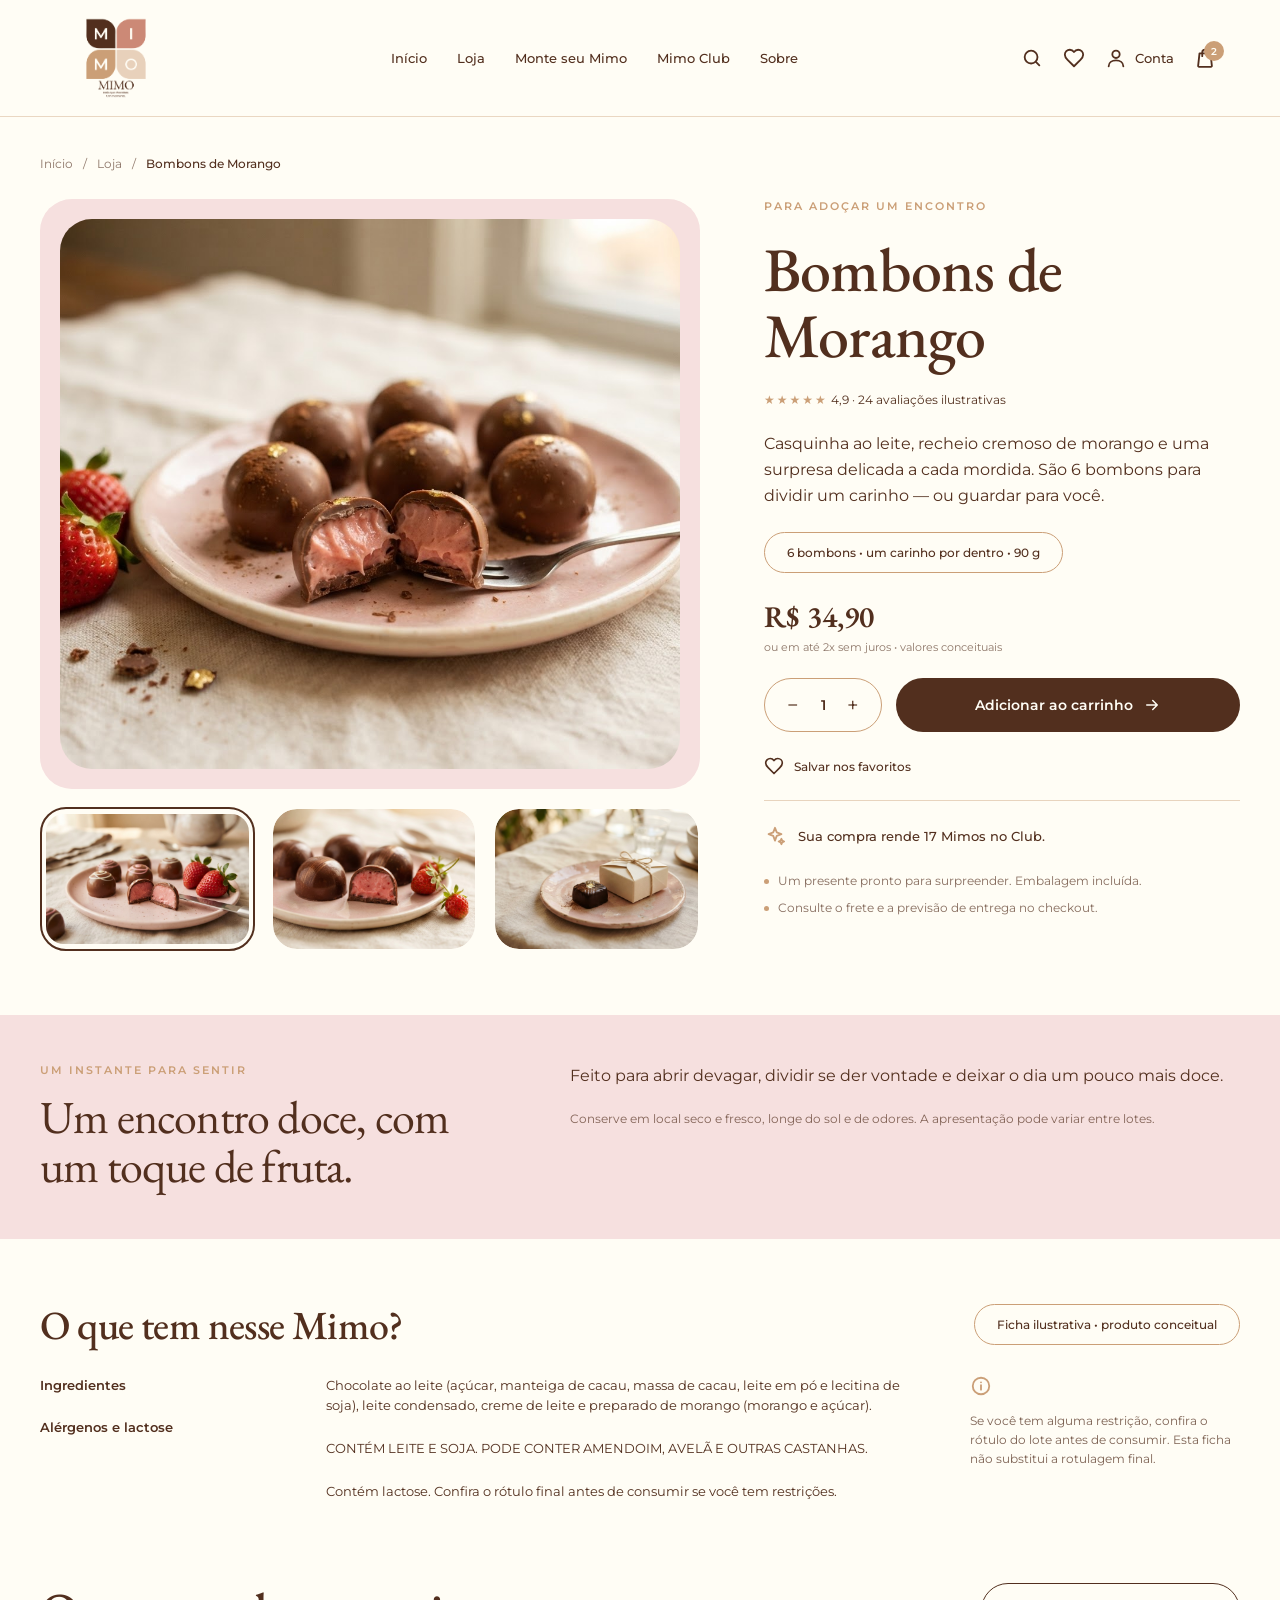
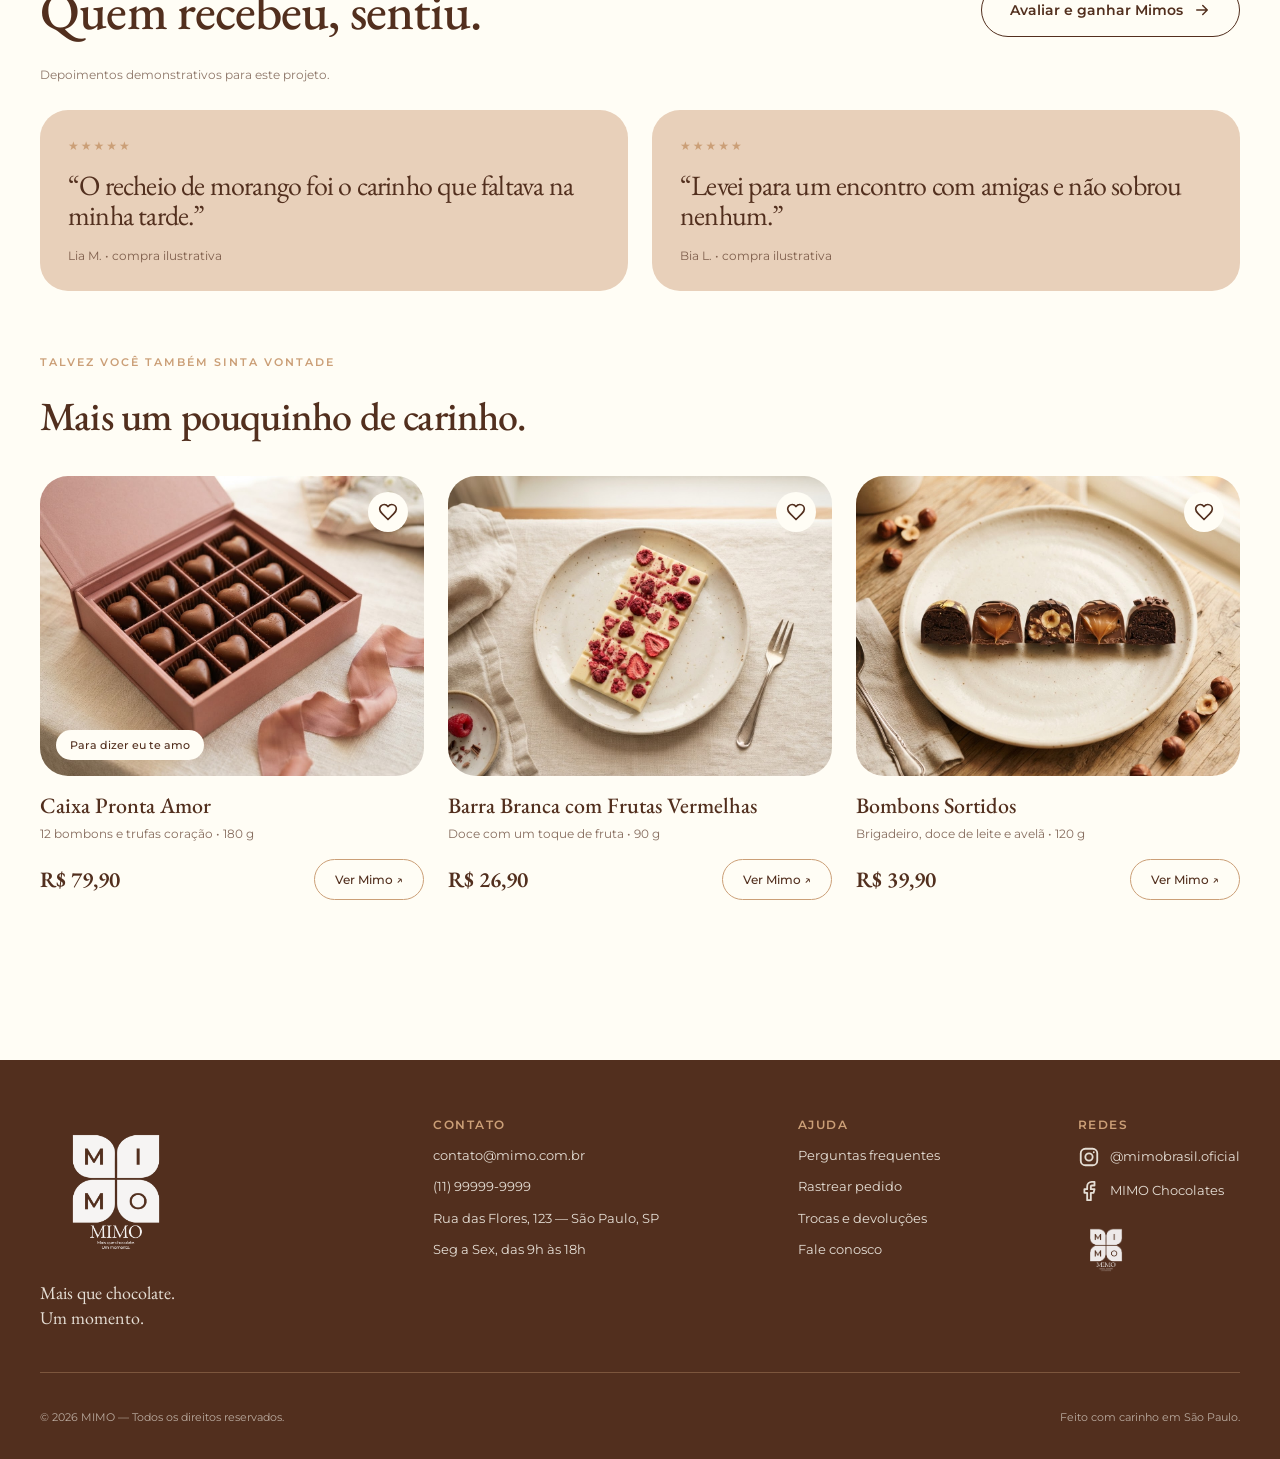
<file: produto-bombons.html>
<!DOCTYPE html>
<html lang="pt-BR">
<head>
  <meta charset="UTF-8">
  <meta name="viewport" content="width=device-width, initial-scale=1.0">
  <title>Bombons de Morango — MIMO</title>
  <link rel="preconnect" href="https://fonts.googleapis.com">
  <link rel="preconnect" href="https://fonts.gstatic.com" crossorigin>
  <link href="https://fonts.googleapis.com/css2?family=EB+Garamond:ital,wght@0,400;0,500;0,600;1,400&family=Montserrat:wght@400;500;600&display=swap" rel="stylesheet">
  <link rel="stylesheet" href="assets/css/style.css">
</head>
<body class="page-loja">

  <!-- ===================== CABEÇALHO ===================== -->
  <header class="site-header is-scrolled" id="siteHeader">
    <a class="header__logo" href="index.html" aria-label="MIMO — página inicial">
      <img src="assets/img/logo.png" alt="MIMO — Mais que chocolate. Um momento.">
    </a>

    <nav class="header__nav" aria-label="Navegação principal">
      <a href="index.html">Início</a>
      <a href="loja.html">Loja</a>
      <a href="criacao.html">Monte seu Mimo</a>
      <a href="mimo-club.html">Mimo Club</a>
      <a href="sobre.html">Sobre</a>
    </nav>

    <div class="header__actions">
      <button class="header__icon" aria-label="Buscar">
        <svg viewBox="0 0 24 24" fill="none" stroke="currentColor" stroke-width="2" stroke-linecap="round"><circle cx="11" cy="11" r="7"/><path d="m20 20-3.5-3.5"/></svg>
      </button>
      <a class="header__icon" href="favoritos.html" aria-label="Favoritos">
        <svg viewBox="0 0 24 24" fill="none" stroke="currentColor" stroke-width="2" stroke-linecap="round" stroke-linejoin="round"><path d="M19 14c1.5-1.5 3-3.2 3-5.5A5.5 5.5 0 0 0 16.5 3c-1.8 0-3.4 1-4.5 2.5C10.9 4 9.3 3 7.5 3A5.5 5.5 0 0 0 2 8.5c0 2.3 1.5 4 3 5.5l7 7Z"/></svg>
      </a>
      <a class="header__account" href="login.html">
        <svg viewBox="0 0 24 24" fill="none" stroke="currentColor" stroke-width="2" stroke-linecap="round" stroke-linejoin="round"><circle cx="12" cy="8" r="4"/><path d="M4 21c0-4 3.6-6.5 8-6.5s8 2.5 8 6.5"/></svg>
        <span>Conta</span>
      </a>
      <a class="header__cart" href="#" aria-label="Carrinho">
        <svg viewBox="0 0 24 24" fill="none" stroke="currentColor" stroke-width="2" stroke-linecap="round" stroke-linejoin="round"><path d="M6 7h12l1.5 13.5a1 1 0 0 1-1 1.1H5.5a1 1 0 0 1-1-1.1L6 7Z"/><path d="M9 10V6a3 3 0 0 1 6 0v4"/></svg>
        <span class="header__cart-count">2</span>
      </a>
    </div>
  </header>

  <main class="product-page">
    <!-- ===================== CAMINHO ===================== -->
    <nav class="breadcrumb" aria-label="Caminho da página">
      <a href="index.html">Início</a>
      <span aria-hidden="true">/</span>
      <a href="loja.html">Loja</a>
      <span aria-hidden="true">/</span>
      <span>Bombons de Morango</span>
    </nav>

    <!-- ===================== PRODUTO EM DETALHE ===================== -->
    <section class="pdp">
      <div class="pdp__gallery">
        <div class="pdp__main pdp__main--rosa">
          <img src="assets/img/produto-bombons-main.jpg" alt="Bombons de Morango — foto principal">
        </div>
        <div class="pdp__thumbs">
          <button class="pdp__thumb is-active" data-full="assets/img/produto-bombons-1.jpg" aria-label="Ver foto 1">
            <img src="assets/img/produto-bombons-1.jpg" alt="Bombons de Morango — detalhe 1">
          </button>
          <button class="pdp__thumb" data-full="assets/img/produto-bombons-2.jpg" aria-label="Ver foto 2">
            <img src="assets/img/produto-bombons-2.jpg" alt="Bombons de Morango — detalhe 2">
          </button>
          <button class="pdp__thumb" data-full="assets/img/produto-bombons-3.jpg" aria-label="Ver foto 3">
            <img src="assets/img/produto-bombons-3.jpg" alt="Bombons de Morango — detalhe 3">
          </button>
        </div>
      </div>

      <div class="pdp__info">
        <p class="chamada">Para adoçar um encontro</p>
        <h1 class="pdp__title">Bombons de Morango</h1>
        <p class="pdp__rating"><span class="pdp__stars">★★★★★</span> 4,9 · 24 avaliações ilustrativas</p>
        <p class="pdp__desc">Casquinha ao leite, recheio cremoso de morango e uma surpresa delicada a cada mordida. São 6 bombons para dividir um carinho — ou guardar para você.</p>

        <button class="occasion pdp__option" type="button">6 bombons • um carinho por dentro • 90 g</button>

        <div class="pdp__price">
          <span class="pdp__value">R$ 34,90</span>
          <span class="pdp__note">ou em até 2x sem juros • valores conceituais</span>
        </div>

        <div class="pdp__buy">
          <div class="pdp__qty" aria-label="Quantidade">
            <button type="button" data-step="-1" aria-label="Diminuir">−</button>
            <span class="pdp__qty-value">1</span>
            <button type="button" data-step="1" aria-label="Aumentar">+</button>
          </div>
          <button class="btn btn--primary pdp__cart" type="button">
            Adicionar ao carrinho
            <svg viewBox="0 0 24 24" fill="none" stroke="currentColor" stroke-width="2" stroke-linecap="round" stroke-linejoin="round"><path d="M5 12h14M13 6l6 6-6 6"/></svg>
          </button>
        </div>

        <button class="pdp__save" type="button">
          <svg viewBox="0 0 24 24" fill="none" stroke="currentColor" stroke-width="2" stroke-linecap="round" stroke-linejoin="round"><path d="M19 14c1.5-1.5 3-3.2 3-5.5A5.5 5.5 0 0 0 16.5 3c-1.8 0-3.4 1-4.5 2.5C10.9 4 9.3 3 7.5 3A5.5 5.5 0 0 0 2 8.5c0 2.3 1.5 4 3 5.5l7 7Z"/></svg>
          Salvar nos favoritos
        </button>

        <hr class="pdp__divider">

        <p class="pdp__points">
          <svg viewBox="0 0 24 24" fill="none" stroke="currentColor" stroke-width="2" stroke-linecap="round" stroke-linejoin="round"><path d="M12 3l1.9 5.1L19 10l-5.1 1.9L12 17l-1.9-5.1L5 10l5.1-1.9L12 3z"/><path d="M19 15l.9 2.1L22 18l-2.1.9L19 21l-.9-2.1L16 18l2.1-.9L19 15z"/></svg>
          Sua compra rende 17 Mimos no Club.
        </p>
        <ul class="pdp__perks">
          <li>Um presente pronto para surpreender. Embalagem incluída.</li>
          <li>Consulte o frete e a previsão de entrega no checkout.</li>
        </ul>
      </div>
    </section>

    <!-- ===================== NOTAS DO SABOR ===================== -->
    <section class="pdp__notes pdp__notes--rosa">
      <div class="pdp__notes-feel">
        <p class="chamada">Um instante para sentir</p>
        <p class="pdp__notes-title">Um encontro doce, com um toque de fruta.</p>
      </div>
      <div class="pdp__notes-details">
        <p class="pdp__notes-text">Feito para abrir devagar, dividir se der vontade e deixar o dia um pouco mais doce.</p>
        <p class="pdp__notes-small">Conserve em local seco e fresco, longe do sol e de odores. A apresentação pode variar entre lotes.</p>
      </div>
    </section>

    <!-- ===================== INGREDIENTES E CUIDADO ===================== -->
    <section class="pdp__ingredients">
      <div class="pdp__ing-head">
        <h2 class="display pdp__ing-title">O que tem nesse Mimo?</h2>
        <span class="occasion">Ficha ilustrativa • produto conceitual</span>
      </div>
      <div class="pdp__sheet">
        <div class="pdp__sheet-col">
          <p class="pdp__sheet-label">Ingredientes</p>
          <p class="pdp__sheet-label">Alérgenos e lactose</p>
        </div>
        <div class="pdp__sheet-col">
          <p>Chocolate ao leite (açúcar, manteiga de cacau, massa de cacau, leite em pó e lecitina de soja), leite condensado, creme de leite e preparado de morango (morango e açúcar).</p>
          <p>CONTÉM LEITE E SOJA. PODE CONTER AMENDOIM, AVELÃ E OUTRAS CASTANHAS.</p>
          <p>Contém lactose. Confira o rótulo final antes de consumir se você tem restrições.</p>
        </div>
        <div class="pdp__sheet-care">
          <svg viewBox="0 0 24 24" fill="none" stroke="currentColor" stroke-width="2" stroke-linecap="round" stroke-linejoin="round"><circle cx="12" cy="12" r="9"/><path d="M12 8h.01M12 11v5"/></svg>
          <p>Se você tem alguma restrição, confira o rótulo do lote antes de consumir. Esta ficha não substitui a rotulagem final.</p>
        </div>
      </div>
    </section>

    <!-- ===================== AVALIAÇÕES ===================== -->
    <section class="pdp__reviews">
      <div class="pdp__reviews-head">
        <h2 class="display">Quem recebeu, sentiu.</h2>
        <a href="#" class="btn btn--line">
          Avaliar e ganhar Mimos
          <svg viewBox="0 0 24 24" fill="none" stroke="currentColor" stroke-width="2" stroke-linecap="round" stroke-linejoin="round"><path d="M5 12h14M13 6l6 6-6 6"/></svg>
        </a>
      </div>
      <p class="pdp__reviews-note">Depoimentos demonstrativos para este projeto.</p>
      <div class="pdp__reviews-grid">
        <figure class="pdp__review">
          <p class="pdp__review-stars">★★★★★</p>
          <blockquote>“O recheio de morango foi o carinho que faltava na minha tarde.”</blockquote>
          <figcaption>Lia M. • compra ilustrativa</figcaption>
        </figure>
        <figure class="pdp__review">
          <p class="pdp__review-stars">★★★★★</p>
          <blockquote>“Levei para um encontro com amigas e não sobrou nenhum.”</blockquote>
          <figcaption>Bia L. • compra ilustrativa</figcaption>
        </figure>
      </div>
    </section>

    <!-- ===================== PRODUTOS RELACIONADOS ===================== -->
    <section class="pdp__related">
      <div class="section-head">
        <div class="section-head__text">
          <p class="chamada">Talvez você também sinta vontade</p>
          <h2 class="display">Mais um pouquinho de carinho.</h2>
        </div>
      </div>
      <div class="catalog__grid">
        <article class="store-product">
          <div class="store-product__media">
            <img src="assets/img/rel-caixa-amor.jpg" alt="Caixa Pronta Amor">
            <button class="product__fav" aria-label="Favoritar Caixa Pronta Amor">
              <svg viewBox="0 0 24 24" fill="none" stroke="currentColor" stroke-width="2" stroke-linecap="round" stroke-linejoin="round"><path d="M19 14c1.5-1.5 3-3.2 3-5.5A5.5 5.5 0 0 0 16.5 3c-1.8 0-3.4 1-4.5 2.5C10.9 4 9.3 3 7.5 3A5.5 5.5 0 0 0 2 8.5c0 2.3 1.5 4 3 5.5l7 7Z"/></svg>
            </button>
            <span class="store-product__badge">Para dizer eu te amo</span>
          </div>
          <div class="store-product__info">
            <h3 class="store-product__name">Caixa Pronta Amor</h3>
            <p class="store-product__desc">12 bombons e trufas coração • 180 g</p>
            <div class="store-product__buy">
              <span class="store-product__price">R$ 79,90</span>
              <a href="produto.html" class="store-product__action">Ver Mimo ↗</a>
            </div>
          </div>
        </article>

        <article class="store-product">
          <div class="store-product__media">
            <img src="assets/img/rel-barra-branca.jpg" alt="Barra Branca com Frutas Vermelhas">
            <button class="product__fav" aria-label="Favoritar Barra Branca com Frutas Vermelhas">
              <svg viewBox="0 0 24 24" fill="none" stroke="currentColor" stroke-width="2" stroke-linecap="round" stroke-linejoin="round"><path d="M19 14c1.5-1.5 3-3.2 3-5.5A5.5 5.5 0 0 0 16.5 3c-1.8 0-3.4 1-4.5 2.5C10.9 4 9.3 3 7.5 3A5.5 5.5 0 0 0 2 8.5c0 2.3 1.5 4 3 5.5l7 7Z"/></svg>
            </button>
          </div>
          <div class="store-product__info">
            <h3 class="store-product__name">Barra Branca com Frutas Vermelhas</h3>
            <p class="store-product__desc">Doce com um toque de fruta • 90 g</p>
            <div class="store-product__buy">
              <span class="store-product__price">R$ 26,90</span>
              <a href="loja.html" class="store-product__action">Ver Mimo ↗</a>
            </div>
          </div>
        </article>

        <article class="store-product">
          <div class="store-product__media">
            <img src="assets/img/rel-bombons-sortidos.jpg" alt="Bombons Sortidos">
            <button class="product__fav" aria-label="Favoritar Bombons Sortidos">
              <svg viewBox="0 0 24 24" fill="none" stroke="currentColor" stroke-width="2" stroke-linecap="round" stroke-linejoin="round"><path d="M19 14c1.5-1.5 3-3.2 3-5.5A5.5 5.5 0 0 0 16.5 3c-1.8 0-3.4 1-4.5 2.5C10.9 4 9.3 3 7.5 3A5.5 5.5 0 0 0 2 8.5c0 2.3 1.5 4 3 5.5l7 7Z"/></svg>
            </button>
          </div>
          <div class="store-product__info">
            <h3 class="store-product__name">Bombons Sortidos</h3>
            <p class="store-product__desc">Brigadeiro, doce de leite e avelã • 120 g</p>
            <div class="store-product__buy">
              <span class="store-product__price">R$ 39,90</span>
              <a href="loja.html" class="store-product__action">Ver Mimo ↗</a>
            </div>
          </div>
        </article>
      </div>
    </section>
  </main>

  <!-- ===================== RODAPÉ ===================== -->
  <footer class="footer">
    <div class="footer__grid">
      <div class="footer__brand">
        <img src="assets/img/logo.png" alt="MIMO" class="footer__logo">
        <p class="footer__tagline">Mais que chocolate.<br>Um momento.</p>
      </div>

      <div class="footer__col">
        <h4>Contato</h4>
        <p>contato@mimo.com.br</p>
        <p>(11) 99999-9999</p>
        <p>Rua das Flores, 123 — São Paulo, SP</p>
        <p>Seg a Sex, das 9h às 18h</p>
      </div>

      <div class="footer__col">
        <h4>Ajuda</h4>
        <a href="#">Perguntas frequentes</a>
        <a href="#">Rastrear pedido</a>
        <a href="#">Trocas e devoluções</a>
        <a href="#">Fale conosco</a>
      </div>

      <div class="footer__col">
        <h4>Redes</h4>
        <a href="https://www.instagram.com/mimobrasil.oficial/" target="_blank" rel="noopener" class="footer__social">
          <svg viewBox="0 0 24 24" fill="none" stroke="currentColor" stroke-width="2" stroke-linecap="round" stroke-linejoin="round"><rect x="3" y="3" width="18" height="18" rx="5"/><circle cx="12" cy="12" r="4"/><circle cx="17.2" cy="6.8" r="1" fill="currentColor" stroke="none"/></svg>
          <span>@mimobrasil.oficial</span>
        </a>
        <a href="https://facebook.com" target="_blank" rel="noopener" class="footer__social">
          <svg viewBox="0 0 24 24" fill="none" stroke="currentColor" stroke-width="2" stroke-linecap="round" stroke-linejoin="round"><path d="M18 2h-3a5 5 0 0 0-5 5v3H7v4h3v8h4v-8h3l1-4h-4V7a1 1 0 0 1 1-1h3Z"/></svg>
          <span>MIMO Chocolates</span>
        </a>
        <img src="assets/img/logo.png" alt="Símbolo MIMO" class="footer__symbol">
      </div>
    </div>

    <hr class="footer__divider">
    <div class="footer__legal">
      <span>© 2026 MIMO — Todos os direitos reservados.</span>
      <span>Feito com carinho em São Paulo.</span>
    </div>
  </footer>

  <script src="assets/js/main.js"></script>
  <script src="assets/js/produto.js"></script>
</body>
</html>
</file>
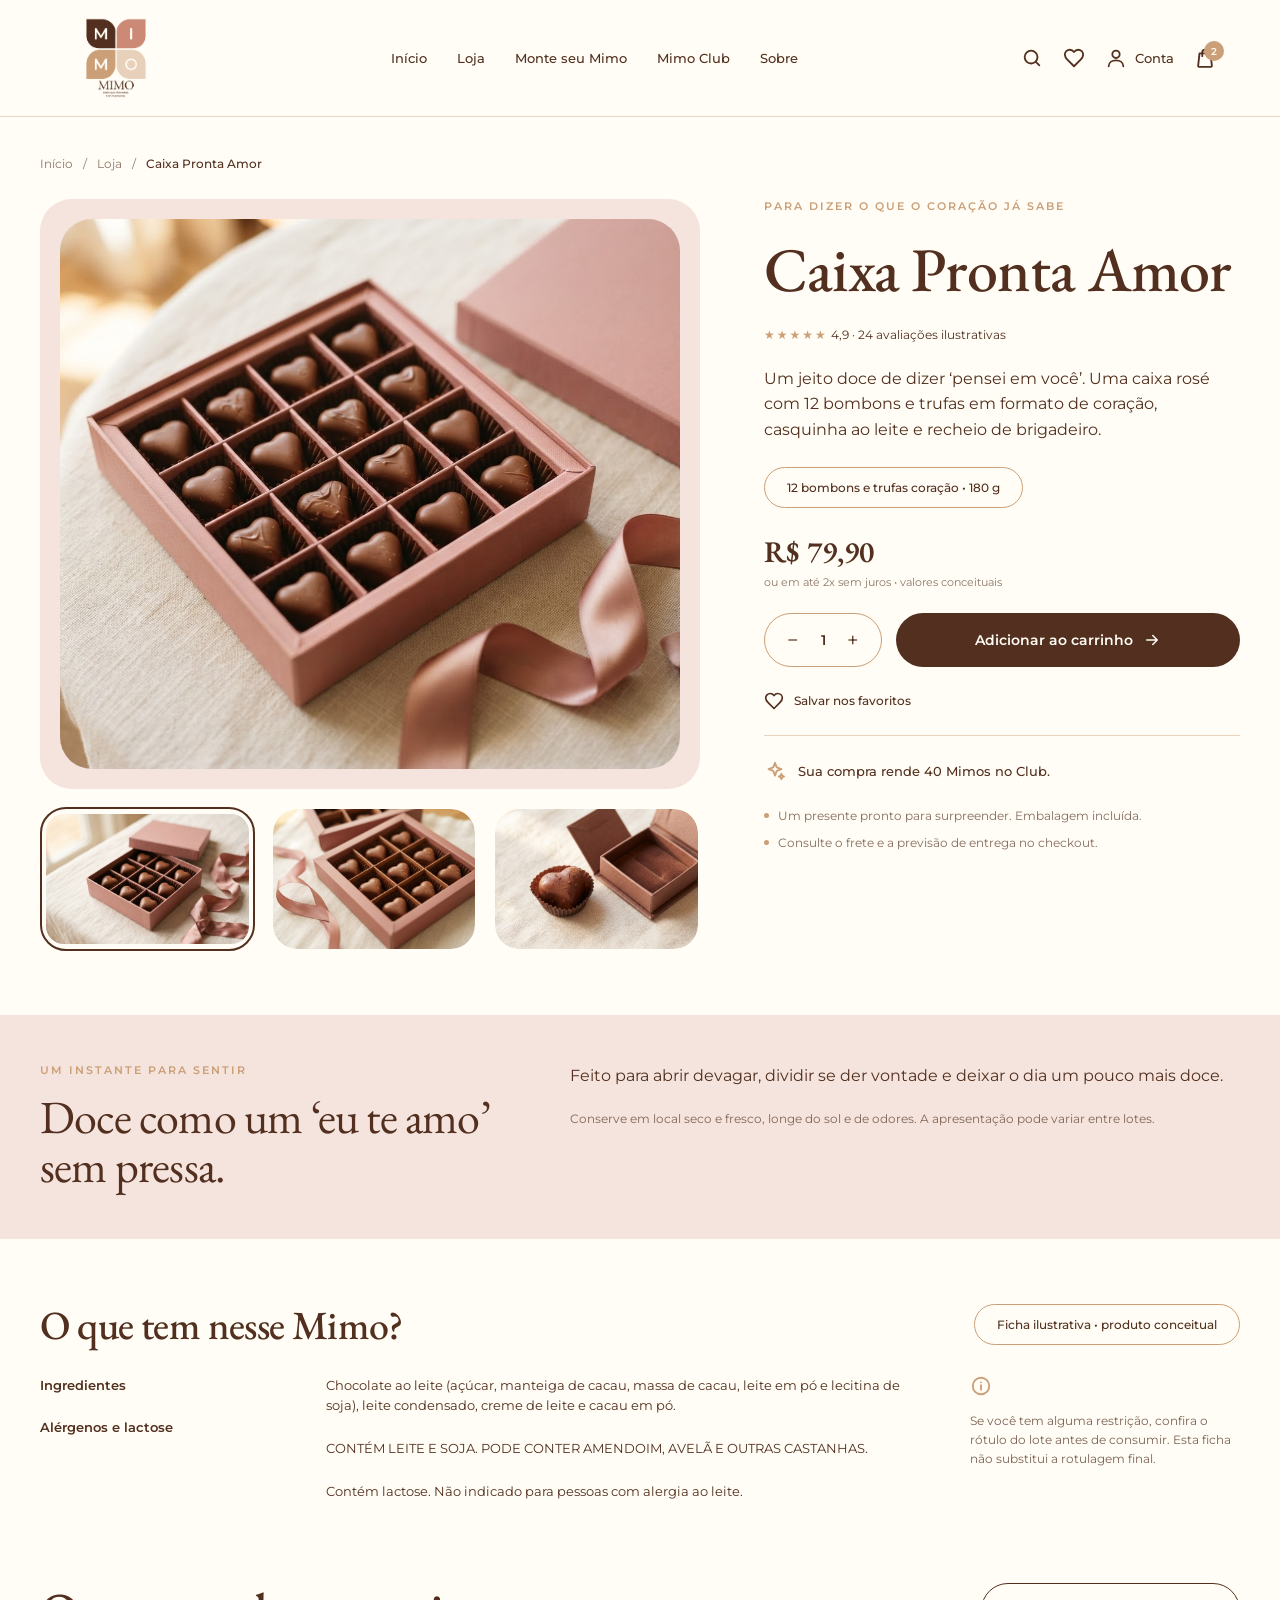
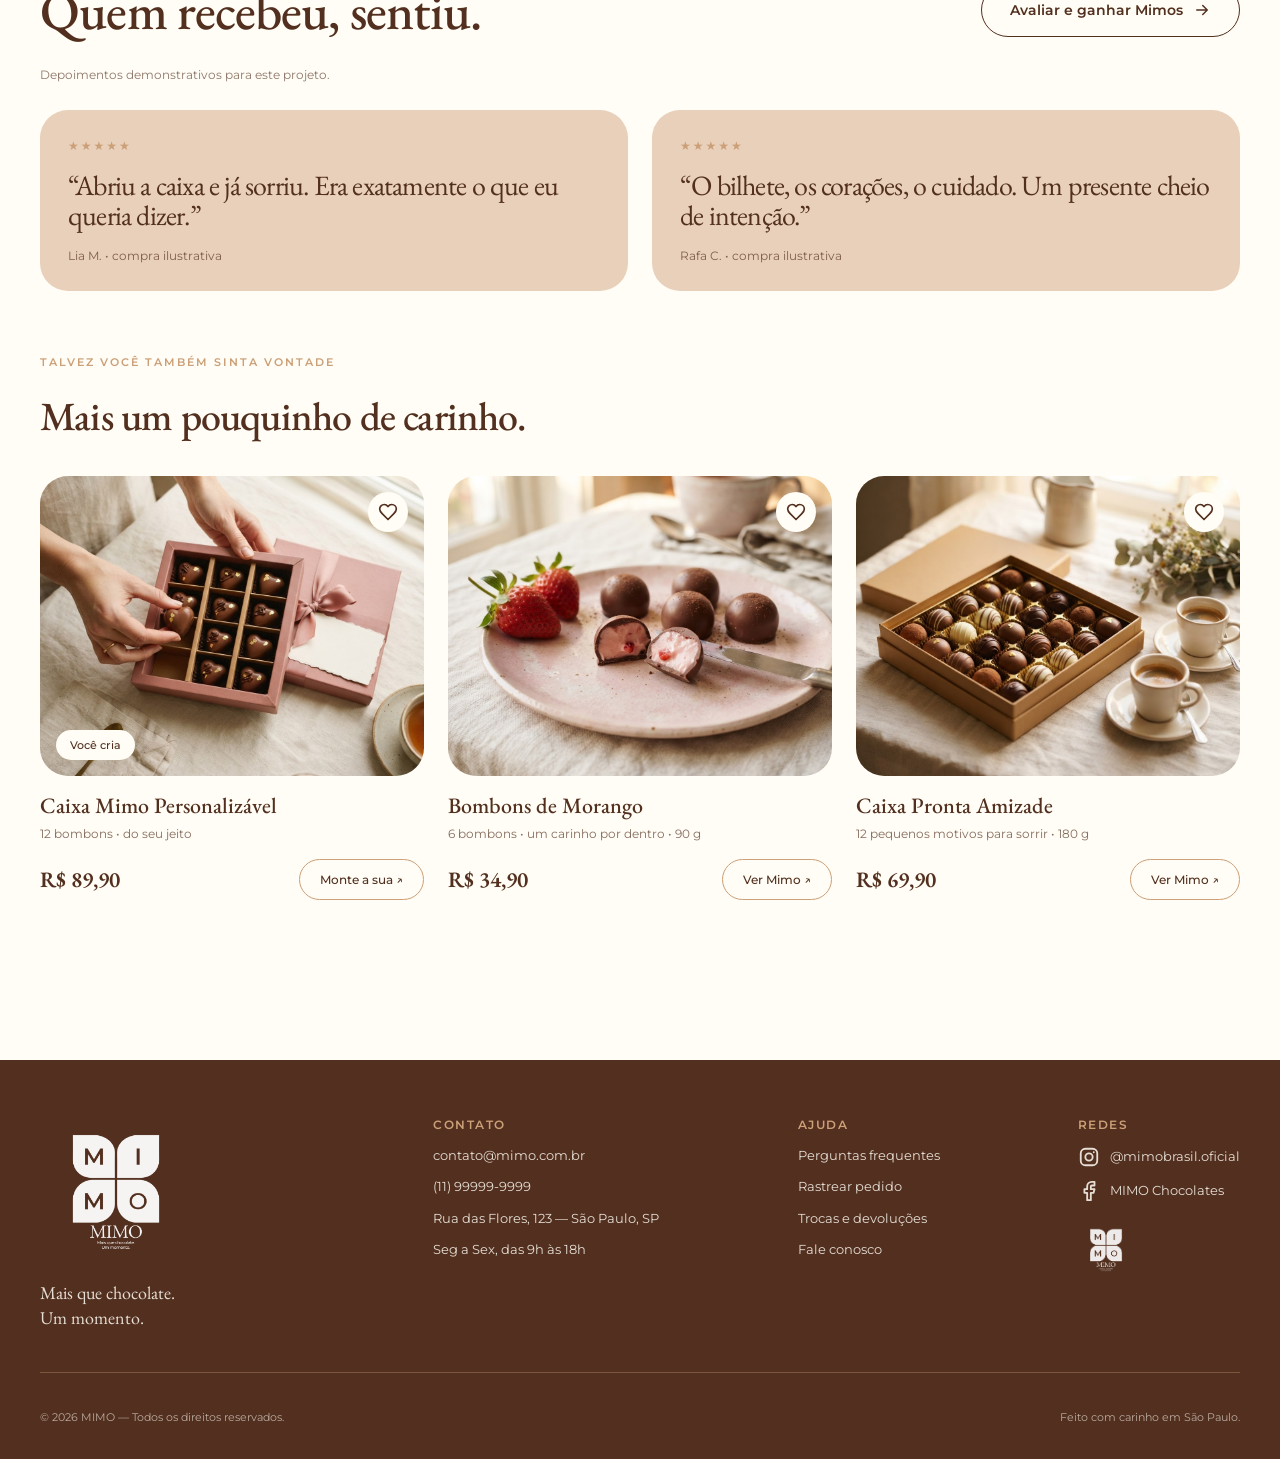
<file: produto.html>
<!DOCTYPE html>
<html lang="pt-BR">
<head>
  <meta charset="UTF-8">
  <meta name="viewport" content="width=device-width, initial-scale=1.0">
  <title>Caixa Pronta Amor — MIMO</title>
  <link rel="preconnect" href="https://fonts.googleapis.com">
  <link rel="preconnect" href="https://fonts.gstatic.com" crossorigin>
  <link href="https://fonts.googleapis.com/css2?family=EB+Garamond:ital,wght@0,400;0,500;0,600;1,400&family=Montserrat:wght@400;500;600&display=swap" rel="stylesheet">
  <link rel="stylesheet" href="assets/css/style.css">
</head>
<body class="page-loja">

  <!-- ===================== CABEÇALHO ===================== -->
  <header class="site-header is-scrolled" id="siteHeader">
    <a class="header__logo" href="index.html" aria-label="MIMO — página inicial">
      <img src="assets/img/logo.png" alt="MIMO — Mais que chocolate. Um momento.">
    </a>

    <nav class="header__nav" aria-label="Navegação principal">
      <a href="index.html">Início</a>
      <a href="loja.html">Loja</a>
      <a href="criacao.html">Monte seu Mimo</a>
      <a href="mimo-club.html">Mimo Club</a>
      <a href="sobre.html">Sobre</a>
    </nav>

    <div class="header__actions">
      <button class="header__icon" aria-label="Buscar">
        <svg viewBox="0 0 24 24" fill="none" stroke="currentColor" stroke-width="2" stroke-linecap="round"><circle cx="11" cy="11" r="7"/><path d="m20 20-3.5-3.5"/></svg>
      </button>
      <a class="header__icon" href="favoritos.html" aria-label="Favoritos">
        <svg viewBox="0 0 24 24" fill="none" stroke="currentColor" stroke-width="2" stroke-linecap="round" stroke-linejoin="round"><path d="M19 14c1.5-1.5 3-3.2 3-5.5A5.5 5.5 0 0 0 16.5 3c-1.8 0-3.4 1-4.5 2.5C10.9 4 9.3 3 7.5 3A5.5 5.5 0 0 0 2 8.5c0 2.3 1.5 4 3 5.5l7 7Z"/></svg>
      </a>
      <a class="header__account" href="login.html">
        <svg viewBox="0 0 24 24" fill="none" stroke="currentColor" stroke-width="2" stroke-linecap="round" stroke-linejoin="round"><circle cx="12" cy="8" r="4"/><path d="M4 21c0-4 3.6-6.5 8-6.5s8 2.5 8 6.5"/></svg>
        <span>Conta</span>
      </a>
      <a class="header__cart" href="#" aria-label="Carrinho">
        <svg viewBox="0 0 24 24" fill="none" stroke="currentColor" stroke-width="2" stroke-linecap="round" stroke-linejoin="round"><path d="M6 7h12l1.5 13.5a1 1 0 0 1-1 1.1H5.5a1 1 0 0 1-1-1.1L6 7Z"/><path d="M9 10V6a3 3 0 0 1 6 0v4"/></svg>
        <span class="header__cart-count">2</span>
      </a>
    </div>
  </header>

  <main class="product-page">
    <!-- ===================== CAMINHO ===================== -->
    <nav class="breadcrumb" aria-label="Caminho da página">
      <a href="index.html">Início</a>
      <span aria-hidden="true">/</span>
      <a href="loja.html">Loja</a>
      <span aria-hidden="true">/</span>
      <span>Caixa Pronta Amor</span>
    </nav>

    <!-- ===================== PRODUTO EM DETALHE ===================== -->
    <section class="pdp">
      <div class="pdp__gallery">
        <div class="pdp__main">
          <img src="assets/img/produto-amor-main.jpg" alt="Caixa Pronta Amor — foto principal">
        </div>
        <div class="pdp__thumbs">
          <button class="pdp__thumb is-active" data-full="assets/img/produto-amor-1.jpg" aria-label="Ver foto 1">
            <img src="assets/img/produto-amor-1.jpg" alt="Caixa Pronta Amor — detalhe 1">
          </button>
          <button class="pdp__thumb" data-full="assets/img/produto-amor-2.jpg" aria-label="Ver foto 2">
            <img src="assets/img/produto-amor-2.jpg" alt="Caixa Pronta Amor — detalhe 2">
          </button>
          <button class="pdp__thumb" data-full="assets/img/produto-amor-3.jpg" aria-label="Ver foto 3">
            <img src="assets/img/produto-amor-3.jpg" alt="Caixa Pronta Amor — detalhe 3">
          </button>
        </div>
      </div>

      <div class="pdp__info">
        <p class="chamada">Para dizer o que o coração já sabe</p>
        <h1 class="pdp__title">Caixa Pronta Amor</h1>
        <p class="pdp__rating"><span class="pdp__stars">★★★★★</span> 4,9 · 24 avaliações ilustrativas</p>
        <p class="pdp__desc">Um jeito doce de dizer ‘pensei em você’. Uma caixa rosé com 12 bombons e trufas em formato de coração, casquinha ao leite e recheio de brigadeiro.</p>

        <button class="occasion pdp__option" type="button">12 bombons e trufas coração • 180 g</button>

        <div class="pdp__price">
          <span class="pdp__value">R$ 79,90</span>
          <span class="pdp__note">ou em até 2x sem juros • valores conceituais</span>
        </div>

        <div class="pdp__buy">
          <div class="pdp__qty" aria-label="Quantidade">
            <button type="button" data-step="-1" aria-label="Diminuir">−</button>
            <span class="pdp__qty-value">1</span>
            <button type="button" data-step="1" aria-label="Aumentar">+</button>
          </div>
          <button class="btn btn--primary pdp__cart" type="button">
            Adicionar ao carrinho
            <svg viewBox="0 0 24 24" fill="none" stroke="currentColor" stroke-width="2" stroke-linecap="round" stroke-linejoin="round"><path d="M5 12h14M13 6l6 6-6 6"/></svg>
          </button>
        </div>

        <button class="pdp__save" type="button">
          <svg viewBox="0 0 24 24" fill="none" stroke="currentColor" stroke-width="2" stroke-linecap="round" stroke-linejoin="round"><path d="M19 14c1.5-1.5 3-3.2 3-5.5A5.5 5.5 0 0 0 16.5 3c-1.8 0-3.4 1-4.5 2.5C10.9 4 9.3 3 7.5 3A5.5 5.5 0 0 0 2 8.5c0 2.3 1.5 4 3 5.5l7 7Z"/></svg>
          Salvar nos favoritos
        </button>

        <hr class="pdp__divider">

        <p class="pdp__points">
          <svg viewBox="0 0 24 24" fill="none" stroke="currentColor" stroke-width="2" stroke-linecap="round" stroke-linejoin="round"><path d="M12 3l1.9 5.1L19 10l-5.1 1.9L12 17l-1.9-5.1L5 10l5.1-1.9L12 3z"/><path d="M19 15l.9 2.1L22 18l-2.1.9L19 21l-.9-2.1L16 18l2.1-.9L19 15z"/></svg>
          Sua compra rende 40 Mimos no Club.
        </p>
        <ul class="pdp__perks">
          <li>Um presente pronto para surpreender. Embalagem incluída.</li>
          <li>Consulte o frete e a previsão de entrega no checkout.</li>
        </ul>
      </div>
    </section>

    <!-- ===================== NOTAS DO SABOR ===================== -->
    <section class="pdp__notes">
      <div class="pdp__notes-feel">
        <p class="chamada">Um instante para sentir</p>
        <p class="pdp__notes-title">Doce como um ‘eu te amo’ sem pressa.</p>
      </div>
      <div class="pdp__notes-details">
        <p class="pdp__notes-text">Feito para abrir devagar, dividir se der vontade e deixar o dia um pouco mais doce.</p>
        <p class="pdp__notes-small">Conserve em local seco e fresco, longe do sol e de odores. A apresentação pode variar entre lotes.</p>
      </div>
    </section>

    <!-- ===================== INGREDIENTES E CUIDADO ===================== -->
    <section class="pdp__ingredients">
      <div class="pdp__ing-head">
        <h2 class="display pdp__ing-title">O que tem nesse Mimo?</h2>
        <span class="occasion">Ficha ilustrativa • produto conceitual</span>
      </div>
      <div class="pdp__sheet">
        <div class="pdp__sheet-col">
          <p class="pdp__sheet-label">Ingredientes</p>
          <p class="pdp__sheet-label">Alérgenos e lactose</p>
        </div>
        <div class="pdp__sheet-col">
          <p>Chocolate ao leite (açúcar, manteiga de cacau, massa de cacau, leite em pó e lecitina de soja), leite condensado, creme de leite e cacau em pó.</p>
          <p>CONTÉM LEITE E SOJA. PODE CONTER AMENDOIM, AVELÃ E OUTRAS CASTANHAS.</p>
          <p>Contém lactose. Não indicado para pessoas com alergia ao leite.</p>
        </div>
        <div class="pdp__sheet-care">
          <svg viewBox="0 0 24 24" fill="none" stroke="currentColor" stroke-width="2" stroke-linecap="round" stroke-linejoin="round"><circle cx="12" cy="12" r="9"/><path d="M12 8h.01M12 11v5"/></svg>
          <p>Se você tem alguma restrição, confira o rótulo do lote antes de consumir. Esta ficha não substitui a rotulagem final.</p>
        </div>
      </div>
    </section>

    <!-- ===================== AVALIAÇÕES ===================== -->
    <section class="pdp__reviews">
      <div class="pdp__reviews-head">
        <h2 class="display">Quem recebeu, sentiu.</h2>
        <a href="#" class="btn btn--line">
          Avaliar e ganhar Mimos
          <svg viewBox="0 0 24 24" fill="none" stroke="currentColor" stroke-width="2" stroke-linecap="round" stroke-linejoin="round"><path d="M5 12h14M13 6l6 6-6 6"/></svg>
        </a>
      </div>
      <p class="pdp__reviews-note">Depoimentos demonstrativos para este projeto.</p>
      <div class="pdp__reviews-grid">
        <figure class="pdp__review">
          <p class="pdp__review-stars">★★★★★</p>
          <blockquote>“Abriu a caixa e já sorriu. Era exatamente o que eu queria dizer.”</blockquote>
          <figcaption>Lia M. • compra ilustrativa</figcaption>
        </figure>
        <figure class="pdp__review">
          <p class="pdp__review-stars">★★★★★</p>
          <blockquote>“O bilhete, os corações, o cuidado. Um presente cheio de intenção.”</blockquote>
          <figcaption>Rafa C. • compra ilustrativa</figcaption>
        </figure>
      </div>
    </section>

    <!-- ===================== PRODUTOS RELACIONADOS ===================== -->
    <section class="pdp__related">
      <div class="section-head">
        <div class="section-head__text">
          <p class="chamada">Talvez você também sinta vontade</p>
          <h2 class="display">Mais um pouquinho de carinho.</h2>
        </div>
      </div>
      <div class="catalog__grid">
        <article class="store-product">
          <div class="store-product__media">
            <img src="assets/img/rel-caixa-mimo.jpg" alt="Caixa Mimo Personalizável">
            <button class="product__fav" aria-label="Favoritar Caixa Mimo Personalizável">
              <svg viewBox="0 0 24 24" fill="none" stroke="currentColor" stroke-width="2" stroke-linecap="round" stroke-linejoin="round"><path d="M19 14c1.5-1.5 3-3.2 3-5.5A5.5 5.5 0 0 0 16.5 3c-1.8 0-3.4 1-4.5 2.5C10.9 4 9.3 3 7.5 3A5.5 5.5 0 0 0 2 8.5c0 2.3 1.5 4 3 5.5l7 7Z"/></svg>
            </button>
            <span class="store-product__badge">Você cria</span>
          </div>
          <div class="store-product__info">
            <h3 class="store-product__name">Caixa Mimo Personalizável</h3>
            <p class="store-product__desc">12 bombons • do seu jeito</p>
            <div class="store-product__buy">
              <span class="store-product__price">R$ 89,90</span>
              <a href="criacao.html" class="store-product__action">Monte a sua ↗</a>
            </div>
          </div>
        </article>

        <article class="store-product">
          <div class="store-product__media">
            <img src="assets/img/rel-bombons-morango.jpg" alt="Bombons de Morango">
            <button class="product__fav" aria-label="Favoritar Bombons de Morango">
              <svg viewBox="0 0 24 24" fill="none" stroke="currentColor" stroke-width="2" stroke-linecap="round" stroke-linejoin="round"><path d="M19 14c1.5-1.5 3-3.2 3-5.5A5.5 5.5 0 0 0 16.5 3c-1.8 0-3.4 1-4.5 2.5C10.9 4 9.3 3 7.5 3A5.5 5.5 0 0 0 2 8.5c0 2.3 1.5 4 3 5.5l7 7Z"/></svg>
            </button>
          </div>
          <div class="store-product__info">
            <h3 class="store-product__name">Bombons de Morango</h3>
            <p class="store-product__desc">6 bombons • um carinho por dentro • 90 g</p>
            <div class="store-product__buy">
              <span class="store-product__price">R$ 34,90</span>
              <a href="produto-bombons.html" class="store-product__action">Ver Mimo ↗</a>
            </div>
          </div>
        </article>

        <article class="store-product">
          <div class="store-product__media">
            <img src="assets/img/rel-caixa-amizade.jpg" alt="Caixa Pronta Amizade">
            <button class="product__fav" aria-label="Favoritar Caixa Pronta Amizade">
              <svg viewBox="0 0 24 24" fill="none" stroke="currentColor" stroke-width="2" stroke-linecap="round" stroke-linejoin="round"><path d="M19 14c1.5-1.5 3-3.2 3-5.5A5.5 5.5 0 0 0 16.5 3c-1.8 0-3.4 1-4.5 2.5C10.9 4 9.3 3 7.5 3A5.5 5.5 0 0 0 2 8.5c0 2.3 1.5 4 3 5.5l7 7Z"/></svg>
            </button>
          </div>
          <div class="store-product__info">
            <h3 class="store-product__name">Caixa Pronta Amizade</h3>
            <p class="store-product__desc">12 pequenos motivos para sorrir • 180 g</p>
            <div class="store-product__buy">
              <span class="store-product__price">R$ 69,90</span>
              <a href="loja.html" class="store-product__action">Ver Mimo ↗</a>
            </div>
          </div>
        </article>
      </div>
    </section>
  </main>

  <!-- ===================== RODAPÉ ===================== -->
  <footer class="footer">
    <div class="footer__grid">
      <div class="footer__brand">
        <img src="assets/img/logo.png" alt="MIMO" class="footer__logo">
        <p class="footer__tagline">Mais que chocolate.<br>Um momento.</p>
      </div>

      <div class="footer__col">
        <h4>Contato</h4>
        <p>contato@mimo.com.br</p>
        <p>(11) 99999-9999</p>
        <p>Rua das Flores, 123 — São Paulo, SP</p>
        <p>Seg a Sex, das 9h às 18h</p>
      </div>

      <div class="footer__col">
        <h4>Ajuda</h4>
        <a href="#">Perguntas frequentes</a>
        <a href="#">Rastrear pedido</a>
        <a href="#">Trocas e devoluções</a>
        <a href="#">Fale conosco</a>
      </div>

      <div class="footer__col">
        <h4>Redes</h4>
        <a href="https://www.instagram.com/mimobrasil.oficial/" target="_blank" rel="noopener" class="footer__social">
          <svg viewBox="0 0 24 24" fill="none" stroke="currentColor" stroke-width="2" stroke-linecap="round" stroke-linejoin="round"><rect x="3" y="3" width="18" height="18" rx="5"/><circle cx="12" cy="12" r="4"/><circle cx="17.2" cy="6.8" r="1" fill="currentColor" stroke="none"/></svg>
          <span>@mimobrasil.oficial</span>
        </a>
        <a href="https://facebook.com" target="_blank" rel="noopener" class="footer__social">
          <svg viewBox="0 0 24 24" fill="none" stroke="currentColor" stroke-width="2" stroke-linecap="round" stroke-linejoin="round"><path d="M18 2h-3a5 5 0 0 0-5 5v3H7v4h3v8h4v-8h3l1-4h-4V7a1 1 0 0 1 1-1h3Z"/></svg>
          <span>MIMO Chocolates</span>
        </a>
        <img src="assets/img/logo.png" alt="Símbolo MIMO" class="footer__symbol">
      </div>
    </div>

    <hr class="footer__divider">
    <div class="footer__legal">
      <span>© 2026 MIMO — Todos os direitos reservados.</span>
      <span>Feito com carinho em São Paulo.</span>
    </div>
  </footer>

  <script src="assets/js/main.js"></script>
  <script src="assets/js/produto.js"></script>
</body>
</html>
</file>
<file: assets/css/style.css>
/* ============================================================
   MIMO — Design tokens (extraídos do Figma)
   ============================================================ */
:root {
  --color-creme: #FFFDF5;
  --color-marrom: #522F1E;
  --color-dourado: #CB9F77;
  --color-bege: #E8D0BA;
  --color-rosado: #F4E4DD;
  --color-cacau: #39251E;
  --color-rosa: #F6E0DF;

  --font-display: "EB Garamond", Georgia, serif;
  --font-ui: "Montserrat", system-ui, sans-serif;

  --margin-page: 80px;
  --header-height: 116px;

  --radius-btn: 999px;
  --radius-input: 24px;
  --radius-card: 32px;

  --shadow-soft: 0 12px 40px rgba(82, 47, 30, 0.10);
}

/* ============================================================
   Base
   ============================================================ */
*, *::before, *::after { box-sizing: border-box; margin: 0; padding: 0; }

html { scroll-behavior: smooth; }

body {
  font-family: var(--font-ui);
  font-size: 14px;
  font-weight: 400;
  color: var(--color-marrom);
  background: var(--color-creme);
  -webkit-font-smoothing: antialiased;
}

img { display: block; max-width: 100%; }
a { color: inherit; text-decoration: none; }
button { font: inherit; color: inherit; background: none; border: 0; cursor: pointer; }

/* Tipografia hierárquica do design system */
.chamada {
  font-size: 11px;
  font-weight: 600;
  letter-spacing: 2px;
  text-transform: uppercase;
  color: var(--color-dourado);
}

.display {
  font-family: var(--font-display);
  font-weight: 500;
  font-size: 52px;
  line-height: 1.1;
  letter-spacing: -0.8px;
  color: var(--color-marrom);
}

.apoio {
  font-size: 14px;
  line-height: 1.6;
  color: var(--color-marrom);
}
.apoio--muted { opacity: 0.75; }

/* Botões */
.btn {
  display: inline-flex;
  align-items: center;
  gap: 10px;
  height: 54px;
  padding: 0 28px;
  border-radius: var(--radius-btn);
  font-size: 14px;
  font-weight: 600;
  transition: transform 0.2s ease, box-shadow 0.2s ease, background 0.2s ease;
}
.btn svg { width: 18px; height: 18px; }
.btn:hover { transform: translateY(-2px); }

.btn--primary {
  background: var(--color-marrom);
  color: var(--color-creme);
}
.btn--primary:hover { box-shadow: var(--shadow-soft); }

.btn--ghost {
  border: 1.5px solid var(--color-dourado);
  color: var(--color-marrom);
  background: transparent;
}
.btn--ghost:hover { background: var(--color-bege); }

.btn--line {
  border: 1px solid var(--color-marrom);
  color: var(--color-marrom);
  background: transparent;
}
.btn--line:hover { background: var(--color-bege); box-shadow: none; }

.btn--sm {
  height: 40px;
  padding: 0 20px;
  font-size: 12px;
  border-radius: var(--radius-btn);
  background: var(--color-bege);
  color: var(--color-marrom);
}
.btn--sm:hover { background: var(--color-dourado); }

/* Placeholder de fotografia (substituir por <img> quando assets forem baixados) */
.photo-placeholder {
  width: 100%;
  height: 100%;
  display: flex;
  align-items: center;
  justify-content: center;
  background: linear-gradient(135deg, var(--ph-a, #E8D0BA), var(--ph-b, #CB9F77));
  border-radius: var(--radius-card);
  color: var(--color-marrom);
  font-family: var(--font-display);
  font-size: 20px;
  opacity: 0.85;
}
.photo-placeholder span { opacity: 0.7; }

/* Variações de cor dos placeholders (substituir por <img> quando os assets forem baixados) */
.ph-1 { --ph-a: #E8D0BA; --ph-b: #CB9F77; }
.ph-2 { --ph-a: #CB9F77; --ph-b: #522F1E; }
.ph-3 { --ph-a: #522F1E; --ph-b: #CB9F77; color: var(--color-creme); }
.ph-4 { --ph-a: #CB9F77; --ph-b: #E8D0BA; }

/* ============================================================
   Cabeçalho
   ============================================================ */
.site-header {
  position: fixed;
  inset: 0 0 auto 0;
  height: var(--header-height);
  display: flex;
  align-items: center;
  justify-content: space-between;
  padding: 0 64px;
  z-index: 100;
  transition: background 0.35s ease, box-shadow 0.35s ease;
}
.site-header.is-scrolled {
  background: var(--color-creme);
  box-shadow: 0 1px 0 rgba(203, 159, 119, 0.4);
}

.header__logo img { height: 104px; width: auto; }

.header__nav {
  display: flex;
  gap: 30px;
  font-size: 13px;
  font-weight: 500;
}
.header__nav a { position: relative; padding: 6px 0; transition: color 0.2s; }
.header__nav a::after {
  content: "";
  position: absolute;
  left: 0; right: 100%; bottom: 0;
  height: 1.5px;
  background: var(--color-dourado);
  transition: right 0.25s ease;
}
.header__nav a:hover::after,
.header__nav a.is-active::after { right: 0; }
.site-header.is-scrolled .header__nav a { color: var(--color-marrom); }
.site-header:not(.is-scrolled) .header__nav a { color: var(--color-creme); }
.page-inicio .site-header:not(.is-scrolled) .header__logo img { filter: brightness(0) invert(1); }
.site-header:not(.is-scrolled) .header__icon,
.site-header:not(.is-scrolled) .header__account,
.site-header:not(.is-scrolled) .header__cart { color: var(--color-creme); }

.header__actions { display: flex; align-items: center; gap: 20px; }

.header__icon,
.header__account,
.header__cart {
  display: inline-flex;
  align-items: center;
  color: var(--color-marrom);
  transition: color 0.2s;
}
.header__icon svg,
.header__account svg,
.header__cart svg { width: 22px; height: 22px; }
.header__icon:hover, .header__account:hover, .header__cart:hover { color: var(--color-dourado); }

.header__account { gap: 8px; font-size: 13px; font-weight: 500; }

.header__cart { position: relative; }
.header__cart-count {
  position: absolute;
  top: -6px;
  right: -8px;
  min-width: 20px;
  height: 20px;
  padding: 0 4px;
  border-radius: 999px;
  background: var(--color-dourado);
  color: var(--color-creme);
  font-size: 10px;
  font-weight: 600;
  display: flex;
  align-items: center;
  justify-content: center;
}

/* ============================================================
   Hero — vídeo placeholder (900px)
   ============================================================ */
.hero { position: relative; height: 900px; }
.hero__media {
  position: absolute;
  inset: 0;
  background: linear-gradient(160deg, #3a2417 0%, #522F1E 55%, #6b3f24 100%);
}
.hero__video {
  width: 100%;
  height: 100%;
  object-fit: cover;
  display: block;
}

/* ============================================================
   Monte seu Mimo (y900 → ondulação → fundo creme)
   ============================================================ */
.custom { position: relative; background: linear-gradient(180deg, #4a2c1b 0%, #522F1E 30%, #6b3f24 100%); padding-bottom: 76px; }
.custom__inner {
  max-width: 1440px;
  margin: 0 auto;
  padding: 114px var(--margin-page) 0;
  display: flex;
  justify-content: space-between;
  align-items: flex-start;
}
.custom__text { width: 500px; color: var(--color-creme); }
.custom__text .chamada { color: var(--color-dourado); }
.custom__text .display { color: var(--color-creme); font-size: 64px; margin: 39px 0 26px; }
.custom__text .apoio { color: rgba(255, 253, 245, 0.85); margin-bottom: 25px; }
.custom__text .apoio--muted { font-size: 13px; opacity: 0.7; margin-bottom: 44px; }

.custom__details {
  margin-top: 27px;
  display: flex;
  gap: 24px;
  font-size: 12px;
  color: rgba(255, 253, 245, 0.75);
}
.custom__details span + span { padding-left: 24px; border-left: 1px solid rgba(203, 159, 119, 0.5); }
.custom__details span:first-child { padding-left: 0; border-left: 0; }

.custom__photo {
  position: relative;
  width: 710px;
  height: 490px;
}
.custom__photo .photo-placeholder { border-radius: var(--radius-card); height: 490px; }

.custom__note {
  position: absolute;
  left: 24px;
  bottom: 24px;
  width: 333px;
  min-height: 94px;
  background: var(--color-creme);
  border-radius: var(--radius-card);
  padding: 22px 24px;
  display: flex;
  align-items: center;
  gap: 16px;
  box-shadow: var(--shadow-soft);
}
.custom__note svg { width: 28px; height: 28px; color: var(--color-dourado); flex-shrink: 0; }
.custom__note p {
  font-family: var(--font-display);
  font-size: 17px;
  line-height: 1.35;
  color: var(--color-marrom);
}

.custom__wave {
  position: absolute;
  left: 0; right: 0; bottom: -1px;
  width: 100%;
  height: 76px;
  display: block;
}

/* ============================================================
   Pequenos favoritos
   ============================================================ */
.favorites { padding: 80px var(--margin-page) 0; }

.section-head {
  max-width: 1280px;
  margin: 0 auto 38px;
  display: flex;
  justify-content: space-between;
  align-items: flex-end;
}
.section-head__text { width: 730px; }
.section-head .display { font-size: 40px; margin-top: 27px; }
.section-head .apoio { margin-top: 11px; }

.products {
  max-width: 1280px;
  margin: 0 auto;
  display: flex;
  gap: 28px;
}

.product {
  width: 408px;
  flex-shrink: 0;
}
.product__media {
  position: relative;
  width: 408px;
  height: 300px;
  border-radius: var(--radius-card);
  overflow: hidden;
  background: var(--color-bege);
}
.product__media img { width: 100%; height: 100%; object-fit: cover; }
.product__media .photo-placeholder { border-radius: 0; height: 100%; }

.product__fav {
  position: absolute;
  top: 16px;
  right: 16px;
  width: 40px;
  height: 40px;
  border-radius: 50%;
  background: rgba(255, 253, 245, 0.9);
  display: flex;
  align-items: center;
  justify-content: center;
  color: var(--color-marrom);
  box-shadow: var(--shadow-soft);
  transition: transform 0.2s ease, color 0.2s ease;
}
.product__fav svg { width: 20px; height: 20px; }
.product__fav:hover { transform: scale(1.1); color: #c25e5e; }
.product__fav.is-active { color: #c25e5e; }
.product__fav.is-active svg { fill: #c25e5e; }

.product__badge {
  position: absolute;
  left: 16px;
  bottom: 16px;
  height: 28px;
  padding: 0 14px;
  border-radius: 999px;
  background: var(--color-dourado);
  color: var(--color-creme);
  font-size: 11px;
  font-weight: 600;
  letter-spacing: 0.5px;
  display: flex;
  align-items: center;
}

.product__info { padding-top: 16px; }
.product__name {
  font-family: var(--font-display);
  font-size: 24px;
  font-weight: 500;
  line-height: 1.2;
  color: var(--color-marrom);
}
.product__desc {
  margin-top: 6px;
  font-size: 12px;
  color: rgba(82, 47, 30, 0.7);
}
.product__buy {
  margin-top: 16px;
  display: flex;
  justify-content: space-between;
  align-items: center;
}
.product__price {
  font-family: var(--font-display);
  font-size: 24px;
  font-weight: 600;
}

/* ============================================================
   Um pouco sobre nós
   ============================================================ */
.about {
  max-width: 1440px;
  margin: 80px auto 0;
  padding: 0 var(--margin-page);
  display: flex;
  justify-content: space-between;
  align-items: center;
}
.about__photo {
  width: 580px;
  height: 460px;
  border-radius: var(--radius-card);
  overflow: hidden;
  flex-shrink: 0;
}
.about__photo img { width: 100%; height: 100%; object-fit: cover; }

.about__text { width: 620px; }
.about__text .display { font-size: 44px; margin: 39px 0 26px; }
.about__text .apoio { margin-bottom: 19px; }
.about__text .apoio--muted { font-size: 13px; opacity: 0.7; margin-bottom: 37px; }

/* ============================================================
   Nosso jeito de mimar
   ============================================================ */
.values { padding: 90px var(--margin-page) 0; }
.values > .chamada { display: block; max-width: 1280px; margin: 0 auto 55px; }

.values__grid {
  max-width: 1280px;
  margin: 0 auto;
  display: flex;
  gap: 40px;
}

.value {
  width: 510px;
  min-height: 208px;
  padding: 32px;
  background: #fff;
  border: 1px solid rgba(203, 159, 119, 0.45);
  border-radius: var(--radius-card);
}
.value:nth-child(2), .value:nth-child(3) { width: 345px; }
.value svg { width: 32px; height: 32px; color: var(--color-dourado); margin-bottom: 18px; }
.value h3 {
  font-family: var(--font-display);
  font-size: 21px;
  font-weight: 500;
  line-height: 1.3;
  margin-bottom: 18px;
}
.value p { font-size: 12px; line-height: 1.65; opacity: 0.75; }

/* ============================================================
   Momentos compartilhados
   ============================================================ */
.moments { padding: 80px var(--margin-page) 0; }

.moments__head {
  max-width: 1280px;
  margin: 0 auto 54px;
  display: flex;
  justify-content: space-between;
  align-items: flex-start;
}
.moments__invite { width: 900px; }
.moments__invite .display { font-size: 40px; margin-top: 25px; }
.moments__invite .apoio { margin-top: 12px; }

.moments__instagram {
  width: 30px;
  height: 30px;
  margin-top: 80px;
  color: var(--color-marrom);
  transition: color 0.2s;
}
.moments__instagram svg { width: 100%; height: 100%; }
.moments__instagram:hover { color: var(--color-dourado); }

.moments__gallery {
  max-width: 1280px;
  margin: 0 auto;
  display: flex;
  gap: 20px;
}
.moments__gallery .photo-placeholder {
  flex: 1;
  height: 290px;
  border-radius: var(--radius-card);
}

/* ============================================================
   Rodapé
   ============================================================ */
.footer {
  margin-top: 100px;
  padding: 56px var(--margin-page) 35px;
  background: var(--color-marrom);
  color: var(--color-creme);
}

.footer__grid {
  max-width: 1280px;
  margin: 0 auto;
  display: flex;
  justify-content: space-between;
  gap: 40px;
}

.footer__brand { width: 255px; }
.footer__logo { height: 152px; width: auto; filter: brightness(0) invert(1); opacity: 0.95; }
.footer__tagline {
  margin-top: 12px;
  font-family: var(--font-display);
  font-size: 18px;
  line-height: 1.4;
  opacity: 0.85;
}

.footer__col { font-size: 13px; line-height: 1.5; }
.footer__col h4 {
  font-size: 12px;
  font-weight: 600;
  letter-spacing: 1.5px;
  text-transform: uppercase;
  color: var(--color-dourado);
  margin-bottom: 12px;
}
.footer__col p { margin-bottom: 12px; opacity: 0.85; }
.footer__col a { display: block; margin-bottom: 12px; opacity: 0.85; transition: opacity 0.2s; }
.footer__col a:hover { opacity: 1; color: var(--color-dourado); }

.footer__social {
  display: flex !important;
  align-items: center;
  gap: 10px;
}
.footer__social svg { width: 22px; height: 22px; flex-shrink: 0; }

.footer__symbol {
  width: 56px;
  height: 56px;
  margin-top: 20px;
  border-radius: 50%;
  filter: brightness(0) invert(1);
  opacity: 0.9;
}

.footer__divider {
  max-width: 1280px;
  margin: 42px auto 0;
  border: 0;
  border-top: 1px solid rgba(203, 159, 119, 0.35);
}

.footer__legal {
  max-width: 1280px;
  margin: 37px auto 0;
  display: flex;
  justify-content: space-between;
  font-size: 11px;
  opacity: 0.6;
}

/* ============================================================
   Responsivo (o design só tem desktop 1440px — ajustes mínimos)
   ============================================================ */
@media (max-width: 1280px) {
  :root { --margin-page: 40px; }
  .products, .section-head, .about, .custom__inner, .values__grid, .moments__head, .moments__gallery, .footer__grid, .store__content, .breadcrumb, .pdp, .pdp__ingredients, .pdp__reviews, .pdp__related { max-width: none; }
  .values__grid { flex-wrap: wrap; }
  .value, .value:nth-child(2), .value:nth-child(3) { width: calc(50% - 20px); }
}
@media (max-width: 1100px) {
  .header__nav { display: none; }
  .custom__inner, .about { flex-direction: column; }
  .custom__text, .about__text { width: 100%; margin-bottom: 48px; }
  .custom__photo { width: 100%; }
  .values__grid { flex-direction: column; }
  .value, .value:nth-child(2), .value:nth-child(3) { width: 100%; }
  .footer__grid { flex-wrap: wrap; }
  .display { font-size: 40px; }
}

/* ============================================================
   Loja
   ============================================================ */
.store {
  margin-top: var(--header-height);
  padding-bottom: 90px;
}
.store__content {
  max-width: 1440px;
  margin: 0 auto;
  padding: 0 var(--margin-page);
}

/* Caminho (breadcrumb) */
.breadcrumb {
  max-width: 1440px;
  margin: 0 auto;
  padding: 40px var(--margin-page) 0;
  display: flex;
  gap: 10px;
  font-size: 12px;
  color: rgba(82, 47, 30, 0.65);
}
.breadcrumb a { transition: color 0.2s; }
.breadcrumb a:hover { color: var(--color-dourado); }
.breadcrumb span:last-child { color: var(--color-marrom); font-weight: 500; }

/* Banner de personalização */
.store__banner {
  margin-top: 48px;
  padding: 40px;
  background: var(--color-bege);
  border-radius: var(--radius-card);
  display: flex;
  justify-content: space-between;
  align-items: center;
  gap: 48px;
}
.store__banner-text { width: 690px; }
.store__banner-text .display { font-size: 56px; margin: 27px 0 22px; }
.store__banner-text .apoio { max-width: 480px; margin-bottom: 36px; }
.store__banner-photo {
  width: 360px;
  height: 380px;
  flex-shrink: 0;
  border-radius: var(--radius-card);
  overflow: hidden;
}
.store__banner-photo img { width: 100%; height: 100%; object-fit: cover; }

/* Escolha por sentimento */
.store__occasions { margin-top: 72px; }
.store__occasions-head {
  display: flex;
  justify-content: space-between;
  align-items: flex-end;
  gap: 40px;
  margin-bottom: 40px;
}
.store__occasions-head .display { font-size: 48px; }
.store__occasions-head .apoio { max-width: 330px; padding-bottom: 8px; text-align: right; }

.occasions {
  display: flex;
  flex-wrap: wrap;
  gap: 14px;
}
.occasion {
  display: inline-flex;
  align-items: center;
  padding: 12px 22px;
  border: 1px solid var(--color-dourado);
  border-radius: var(--radius-btn);
  font-size: 12px;
  font-weight: 500;
  color: var(--color-marrom);
  transition: background 0.2s ease, color 0.2s ease, border-color 0.2s ease;
}
.occasion:hover { background: var(--color-bege); }
.occasion.is-active {
  background: var(--color-marrom);
  border-color: var(--color-marrom);
  color: var(--color-creme);
}
.occasion.is-active:hover { background: var(--color-marrom); }
.occasion--sm { padding: 9px 16px; font-size: 11px; }

.store__divider {
  border: 0;
  border-top: 1px solid rgba(203, 159, 119, 0.44);
  margin: 56px 0;
}
.catalog .store__divider { margin: 0 0 24px; }
.filters .store__divider { margin: 24px 0; }

/* Catálogo: filtros + produtos */
.catalog {
  display: flex;
  gap: 40px;
  align-items: flex-start;
}

.filters {
  width: 220px;
  flex-shrink: 0;
}
.filters__head {
  display: flex;
  align-items: center;
  gap: 10px;
  margin-bottom: 8px;
}
.filters__title {
  font-family: var(--font-display);
  font-size: 22px;
  font-weight: 500;
}
.filters__head svg { width: 20px; height: 20px; color: var(--color-dourado); }
.filters__note {
  font-size: 11px;
  color: rgba(82, 47, 30, 0.65);
  margin-bottom: 24px;
}
.filters__group { display: flex; flex-direction: column; gap: 12px; align-items: flex-start; }
.filters__label {
  font-size: 11px;
  font-weight: 600;
  letter-spacing: 1.5px;
  text-transform: uppercase;
  color: rgba(82, 47, 30, 0.65);
  margin-bottom: 4px;
}
.filter-check {
  display: flex;
  align-items: center;
  gap: 10px;
  font-size: 12px;
  cursor: pointer;
}
.filter-check input { accent-color: var(--color-marrom); width: 15px; height: 15px; }
.filters__clear {
  display: inline-block;
  margin-top: 24px;
  font-size: 12px;
  font-weight: 600;
  color: var(--color-dourado);
  transition: color 0.2s;
}
.filters__clear:hover { color: var(--color-marrom); }

.catalog__products { flex: 1; min-width: 0; }
.catalog__results {
  display: flex;
  justify-content: space-between;
  align-items: center;
  gap: 20px;
  margin-bottom: 30px;
}
.catalog__count {
  font-family: var(--font-display);
  font-size: 24px;
  font-weight: 500;
}

.catalog__grid {
  display: grid;
  grid-template-columns: repeat(3, 1fr);
  gap: 24px;
}

.store-product__media {
  position: relative;
  height: 300px;
  border-radius: 28px;
  overflow: hidden;
  background: var(--color-bege);
}
.store-product__media img {
  width: 100%;
  height: 100%;
  object-fit: cover;
  transition: transform 0.4s ease;
}
.store-product:hover .store-product__media img { transform: scale(1.04); }

.store-product__media .product__fav {
  background: var(--color-creme);
  box-shadow: none;
}

.store-product__badge {
  position: absolute;
  left: 16px;
  bottom: 16px;
  padding: 8px 14px;
  border-radius: 999px;
  background: var(--color-creme);
  color: var(--color-marrom);
  font-size: 11px;
  font-weight: 500;
}

.store-product__info { padding-top: 16px; display: flex; flex-direction: column; gap: 6px; }
.store-product__name {
  font-family: var(--font-display);
  font-size: 22px;
  font-weight: 500;
  line-height: 1.25;
  color: var(--color-marrom);
}
.store-product__desc {
  font-size: 12px;
  color: rgba(82, 47, 30, 0.7);
}
.store-product__buy {
  margin-top: 12px;
  display: flex;
  justify-content: space-between;
  align-items: center;
  gap: 16px;
}
.store-product__price {
  font-family: var(--font-display);
  font-size: 22px;
  font-weight: 600;
}
.store-product__action {
  display: inline-flex;
  align-items: center;
  padding: 12px 20px;
  border: 1px solid var(--color-dourado);
  border-radius: var(--radius-btn);
  font-size: 12px;
  font-weight: 500;
  color: var(--color-marrom);
  transition: background 0.2s ease;
  white-space: nowrap;
}
.store-product__action:hover { background: var(--color-bege); }

.catalog__end {
  margin-top: 48px;
  font-family: var(--font-display);
  font-size: 18px;
  font-style: italic;
  color: rgba(82, 47, 30, 0.7);
  text-align: center;
}

/* Loja: cabeçalho sempre creme (não há hero escuro nesta página) */
.page-loja .site-header {
  background: var(--color-creme);
  box-shadow: 0 1px 0 rgba(203, 159, 119, 0.4);
}
.page-loja .site-header .header__nav a,
.page-loja .site-header .header__icon,
.page-loja .site-header .header__account,
.page-loja .site-header .header__cart { color: var(--color-marrom); }

/* Loja — responsivo */
@media (max-width: 1100px) {
  .store__banner { flex-direction: column; align-items: stretch; }
  .store__banner-text { width: 100%; }
  .store__banner-photo { width: 100%; height: 320px; }
  .store__occasions-head { flex-direction: column; align-items: flex-start; }
  .store__occasions-head .apoio { text-align: left; }
  .catalog { flex-direction: column; }
  .filters { width: 100%; }
  .catalog__grid { grid-template-columns: repeat(2, 1fr); }
}
@media (max-width: 700px) {
  .catalog__grid { grid-template-columns: 1fr; }
}

/* ============================================================
   Produto (página de detalhe)
   ============================================================ */
.product-page {
  margin-top: var(--header-height);
  padding-bottom: 80px;
}
.product-page + .footer { margin-top: 0; }
.store + .footer { margin-top: 0; }

.pdp {
  max-width: 1440px;
  margin: 0 auto;
  padding: 28px var(--margin-page) 64px;
  display: flex;
  gap: 64px;
  align-items: flex-start;
}

/* Galeria */
.pdp__gallery { width: 660px; flex-shrink: 0; }
.pdp__main {
  background: var(--color-rosado);
  border-radius: var(--radius-card);
  padding: 20px;
}
.pdp__main img {
  width: 100%;
  height: 550px;
  object-fit: cover;
  border-radius: var(--radius-card);
}
.pdp__thumbs { display: flex; gap: 16px; margin-top: 18px; }
.pdp__thumb {
  flex: 1;
  min-width: 0;
  border: 2px solid transparent;
  border-radius: 26px;
  padding: 0;
  overflow: hidden;
  transition: border-color 0.2s ease;
}
.pdp__thumb img {
  width: 100%;
  height: 140px;
  object-fit: cover;
  border-radius: 24px;
}
.pdp__thumb.is-active { border-color: var(--color-marrom); padding: 4px; }
.pdp__thumb.is-active img { height: 130px; border-radius: 18px; }
.pdp__thumb:hover { border-color: rgba(203, 159, 119, 0.8); }
.pdp__main--dark { background: var(--color-cacau); }
.pdp__main--rosa { background: var(--color-rosa); }

/* Informações e compra */
.pdp__info {
  flex: 1;
  min-width: 0;
  display: flex;
  flex-direction: column;
  gap: 24px;
}
.pdp__title {
  font-family: var(--font-display);
  font-weight: 500;
  font-size: 62px;
  line-height: 1.06;
  letter-spacing: -0.8px;
  color: var(--color-marrom);
}
.pdp__rating { font-size: 12px; }
.pdp__stars { color: var(--color-dourado); letter-spacing: 2px; }
.pdp__desc { font-size: 16px; line-height: 1.6; }
.pdp__option { align-self: flex-start; }

.pdp__price { display: flex; flex-direction: column; gap: 4px; }
.pdp__value {
  font-family: var(--font-display);
  font-size: 30px;
  font-weight: 600;
}
.pdp__note { font-size: 11px; color: rgba(82, 47, 30, 0.65); }

.pdp__buy { display: flex; gap: 14px; align-items: stretch; }
.pdp__qty {
  display: inline-flex;
  align-items: center;
  gap: 18px;
  height: 54px;
  padding: 0 22px;
  border: 1px solid var(--color-dourado);
  border-radius: var(--radius-btn);
  flex-shrink: 0;
}
.pdp__qty button {
  font-size: 20px;
  line-height: 1;
  color: var(--color-marrom);
  transition: color 0.2s;
}
.pdp__qty button:hover { color: var(--color-dourado); }
.pdp__qty-value { font-size: 14px; font-weight: 600; min-width: 12px; text-align: center; }
.pdp__cart { flex: 1; justify-content: center; }

.pdp__save {
  display: inline-flex;
  align-items: center;
  gap: 10px;
  font-size: 12px;
  font-weight: 500;
  color: var(--color-marrom);
  align-self: flex-start;
  transition: color 0.2s;
}
.pdp__save svg { width: 20px; height: 20px; }
.pdp__save:hover { color: #c25e5e; }
.pdp__save.is-active { color: #c25e5e; }
.pdp__save.is-active svg { fill: #c25e5e; }

.pdp__divider {
  border: 0;
  border-top: 1px solid rgba(203, 159, 119, 0.44);
}
.pdp__points {
  display: flex;
  align-items: center;
  gap: 12px;
  font-size: 13px;
  font-weight: 500;
}
.pdp__points svg { width: 22px; height: 22px; color: var(--color-dourado); flex-shrink: 0; }
.pdp__perks {
  list-style: none;
  display: flex;
  flex-direction: column;
  gap: 8px;
}
.pdp__perks li {
  font-size: 12px;
  line-height: 1.6;
  color: rgba(82, 47, 30, 0.7);
  padding-left: 14px;
  position: relative;
}
.pdp__perks li::before {
  content: "";
  position: absolute;
  left: 0;
  top: 0.65em;
  width: 5px;
  height: 5px;
  border-radius: 50%;
  background: var(--color-dourado);
}

/* Notas do sabor */
.pdp__notes {
  max-width: 1440px;
  margin: 0 auto;
  background: var(--color-rosado);
  display: flex;
  gap: 80px;
  align-items: flex-start;
  padding: 48px var(--margin-page);
}
.pdp__notes-feel { width: 450px; flex-shrink: 0; }
.pdp__notes-feel .chamada { margin-bottom: 16px; display: block; }
.pdp__notes-title {
  font-family: var(--font-display);
  font-size: 46px;
  line-height: 1.06;
  letter-spacing: -0.8px;
  color: var(--color-marrom);
}
.pdp__notes-details {
  flex: 1;
  min-width: 0;
  display: flex;
  flex-direction: column;
  gap: 20px;
}
.pdp__notes-text { font-size: 16px; line-height: 1.6; }
.pdp__notes-small { font-size: 12px; line-height: 1.6; color: rgba(82, 47, 30, 0.7); }

/* Notas do sabor — variante escura */
.pdp__notes--dark { background: var(--color-cacau); }
.pdp__notes--dark .chamada { color: var(--color-bege); }
.pdp__notes--dark .pdp__notes-title { color: var(--color-creme); }
.pdp__notes--dark .pdp__notes-text { color: var(--color-creme); }
.pdp__notes--dark .pdp__notes-small { color: var(--color-bege); }
.pdp__notes--rosa { background: var(--color-rosa); }

/* Ingredientes e cuidado */
.pdp__ingredients {
  max-width: 1440px;
  margin: 0 auto;
  padding: 64px var(--margin-page);
  display: flex;
  flex-direction: column;
  gap: 28px;
}
.pdp__ing-head {
  display: flex;
  justify-content: space-between;
  align-items: center;
  gap: 24px;
}
.pdp__ing-title { font-size: 40px; }
.pdp__sheet { display: flex; gap: 56px; align-items: flex-start; }
.pdp__sheet-col { display: flex; flex-direction: column; gap: 22px; }
.pdp__sheet-col:first-child { width: 230px; flex-shrink: 0; }
.pdp__sheet-col p { font-size: 13px; line-height: 1.6; }
.pdp__sheet-label { font-weight: 600; }
.pdp__sheet-care {
  width: 270px;
  flex-shrink: 0;
  display: flex;
  flex-direction: column;
  gap: 14px;
  align-items: flex-start;
}
.pdp__sheet-care svg { width: 22px; height: 22px; color: var(--color-dourado); }
.pdp__sheet-care p { font-size: 12px; line-height: 1.6; color: rgba(82, 47, 30, 0.75); }

/* Avaliações */
.pdp__reviews {
  max-width: 1440px;
  margin: 0 auto;
  padding: 16px var(--margin-page) 64px;
  display: flex;
  flex-direction: column;
  gap: 28px;
}
.pdp__reviews-head {
  display: flex;
  justify-content: space-between;
  align-items: center;
  gap: 24px;
}
.pdp__reviews-note { font-size: 12px; color: rgba(82, 47, 30, 0.65); }
.pdp__reviews-grid {
  display: grid;
  grid-template-columns: repeat(2, 1fr);
  gap: 24px;
}
.pdp__review {
  background: var(--color-bege);
  border-radius: 28px;
  padding: 28px;
  display: flex;
  flex-direction: column;
  gap: 18px;
}
.pdp__review-stars { color: var(--color-dourado); font-size: 12px; letter-spacing: 2px; }
.pdp__review blockquote {
  font-family: var(--font-display);
  font-size: 28px;
  line-height: 1.06;
  letter-spacing: -0.8px;
  color: var(--color-marrom);
}
.pdp__review figcaption { font-size: 12px; color: rgba(82, 47, 30, 0.7); }

/* Produtos relacionados */
.pdp__related {
  max-width: 1440px;
  margin: 0 auto;
  padding: 0 var(--margin-page) 80px;
}
.pdp__related .section-head { margin-bottom: 38px; }
.pdp__related .section-head .display { font-size: 40px; margin-top: 25px; }

/* Produto — responsivo */
@media (max-width: 1100px) {
  .pdp { flex-direction: column; gap: 48px; }
  .pdp__gallery { width: 100%; }
  .pdp__notes { flex-direction: column; gap: 32px; }
  .pdp__notes-feel { width: 100%; }
  .pdp__sheet { flex-wrap: wrap; gap: 32px; }
  .pdp__sheet-col:first-child { width: 100%; flex-direction: row; flex-wrap: wrap; gap: 12px 32px; }
  .pdp__sheet-care { width: 100%; }
  .catalog__grid { grid-template-columns: repeat(2, 1fr); }
}
@media (max-width: 700px) {
  .pdp__title { font-size: 44px; }
  .pdp__buy { flex-direction: column; }
  .pdp__cart { width: 100%; }
  .pdp__reviews-grid { grid-template-columns: 1fr; }
  .catalog__grid { grid-template-columns: 1fr; }
}

/* ============================================================
   Criação • Monte seu Mimo
   ============================================================ */
.cria {
  margin-top: var(--header-height);
  padding-bottom: 90px;
}
.cria + .footer { margin-top: 0; }

/* Cabeçalho sempre creme (não há hero escuro nesta página) */
.page-criacao .site-header {
  background: var(--color-creme);
  box-shadow: 0 1px 0 rgba(203, 159, 119, 0.4);
}
.page-criacao .site-header .header__nav a,
.page-criacao .site-header .header__icon,
.page-criacao .site-header .header__account,
.page-criacao .site-header .header__cart { color: var(--color-marrom); }

/* Apresentação */
.cria__intro {
  max-width: 980px;
  margin: 48px auto 0;
  padding: 0 var(--margin-page);
}
.cria__intro-title {
  font-size: 56px;
  margin: 27px 0 22px;
}
.cria__intro-sub { max-width: 640px; margin-bottom: 12px; }
.cria__intro-note { font-size: 13px; }

/* Layout: passos + prévia fixa */
.cria__layout {
  max-width: 1440px;
  margin: 56px auto 0;
  padding: 0 var(--margin-page);
  display: flex;
  gap: 48px;
  align-items: flex-start;
}
.cria__steps { width: 744px; flex-shrink: 0; }
.cria__preview {
  width: 488px;
  flex-shrink: 0;
  position: sticky;
  top: 140px;
}

/* Etapas */
.cria__step { padding-top: 26px; }
.cria__step:first-child { padding-top: 0; }
.cria__step + .cria__step,
.cria__msg,
.cria__summary { border-top: 1px solid rgba(203, 159, 119, 0.44); }
.cria__step + .cria__step { margin-top: 36px; padding-top: 36px; }
.cria__msg { margin-top: 48px; padding-top: 40px; }
.cria__summary { margin-top: 48px; padding-top: 40px; }

.cria__step-head {
  display: flex;
  gap: 16px;
  align-items: flex-start;
  margin-bottom: 26px;
}
.cria__step-num {
  width: 40px;
  height: 40px;
  flex-shrink: 0;
  border-radius: 50%;
  background: var(--color-bege);
  color: var(--color-marrom);
  font-size: 14px;
  font-weight: 600;
  display: flex;
  align-items: center;
  justify-content: center;
}
.cria__step-title {
  font-family: var(--font-display);
  font-weight: 500;
  font-size: 30px;
  line-height: 1.2;
  color: var(--color-marrom);
}
.cria__step-orient .apoio { font-size: 12px; margin-top: 4px; }

/* Opções ilustradas */
.cria__options {
  display: grid;
  grid-template-columns: repeat(4, 174px);
  gap: 12px;
}
.cria__option {
  width: 174px;
  padding: 8px;
  background: var(--color-creme);
  border: 1px solid rgba(203, 159, 119, 0.55);
  border-radius: 20px;
  text-align: left;
  transition: border-color 0.2s ease, box-shadow 0.2s ease, transform 0.2s ease;
}
.cria__option:hover {
  border-color: var(--color-marrom);
  transform: translateY(-2px);
}
.cria__option.is-active {
  border-color: var(--color-marrom);
  box-shadow: var(--shadow-soft);
}
.cria__option-img {
  display: block;
  height: 128px;
  border-radius: 14px;
  overflow: hidden;
}
.cria__option-img img {
  width: 100%;
  height: 100%;
  object-fit: cover;
}
.cria__option-label {
  display: flex;
  align-items: center;
  justify-content: space-between;
  gap: 6px;
  height: 26px;
  padding: 0 5px;
  font-size: 12px;
  font-weight: 500;
  color: var(--color-marrom);
}
.cria__option-check { width: 16px; height: 16px; flex-shrink: 0; color: var(--color-dourado); }
.cria__check-mark { display: none; }
.cria__option.is-active .cria__option-check { color: var(--color-marrom); }
.cria__option.is-active .cria__check-mark { display: block; }

/* Mensagem opcional */
.cria__msg-head { display: flex; align-items: center; gap: 16px; }
.cria__msg-sub { margin-top: 6px; margin-bottom: 26px; }
.cria__toggle {
  position: relative;
  width: 57px;
  height: 32px;
  flex-shrink: 0;
  border-radius: var(--radius-btn);
  background: var(--color-bege);
  border: 1px solid rgba(203, 159, 119, 0.6);
  transition: background 0.2s ease;
}
.cria__toggle-knob {
  position: absolute;
  top: 3px;
  left: 3px;
  width: 24px;
  height: 24px;
  border-radius: 50%;
  background: var(--color-marrom);
  transition: transform 0.2s ease;
}
.cria__toggle.is-on { background: var(--color-marrom); }
.cria__toggle.is-on .cria__toggle-knob {
  transform: translateX(25px);
  background: var(--color-creme);
}
.cria__field { margin-bottom: 20px; }
.cria__field-label {
  display: block;
  font-size: 12px;
  font-weight: 600;
  color: var(--color-marrom);
  margin-bottom: 8px;
}
.cria__input {
  width: 100%;
  height: 56px;
  padding: 0 20px;
  border: 1px solid rgba(203, 159, 119, 0.6);
  border-radius: var(--radius-input);
  background: var(--color-creme);
  font-family: var(--font-ui);
  font-size: 14px;
  color: var(--color-marrom);
  transition: border-color 0.2s ease, opacity 0.2s ease;
}
.cria__input::placeholder { color: rgba(82, 47, 30, 0.45); }
.cria__input:focus { outline: none; border-color: var(--color-marrom); }
.cria__input:disabled { opacity: 0.55; }
.cria__input--area {
  height: 112px;
  padding: 16px 20px;
  resize: vertical;
}
.cria__msg-note { font-size: 12px; margin-top: 14px; }

/* Resumo da criação */
.cria__summary {
  background: var(--color-bege);
  border-radius: var(--radius-card);
  padding: 32px;
}
.cria__summary-title {
  font-size: 34px;
  margin: 18px 0 14px;
}
.cria__summary-desc { max-width: 620px; margin-bottom: 26px; }
.cria__summary-divider {
  border: 0;
  border-top: 1px solid rgba(82, 47, 30, 0.18);
  margin-bottom: 22px;
}
.cria__total {
  display: flex;
  align-items: center;
  gap: 16px;
  margin-bottom: 26px;
}
.cria__total-label {
  font-size: 13px;
  font-weight: 600;
  color: var(--color-marrom);
  flex: 1;
}
.cria__total-value {
  font-family: var(--font-display);
  font-size: 30px;
  color: var(--color-marrom);
}
.cria__total-qty {
  font-size: 11px;
  font-weight: 600;
  letter-spacing: 1px;
  text-transform: uppercase;
  color: rgba(82, 47, 30, 0.65);
  border: 1px solid rgba(82, 47, 30, 0.3);
  border-radius: var(--radius-btn);
  padding: 8px 16px;
  white-space: nowrap;
}
.cria__summary-btn {
  width: 100%;
  justify-content: center;
}
.cria__summary-note { font-size: 12px; margin-top: 16px; text-align: center; }

/* Prévia fixa */
.cria__preview-card {
  background: var(--color-creme);
  border: 1px solid rgba(203, 159, 119, 0.4);
  border-radius: var(--radius-card);
  padding: 26px;
}
.cria__preview-head {
  display: flex;
  align-items: center;
  justify-content: space-between;
  margin-bottom: 14px;
}
.cria__preview-label {
  font-size: 11px;
  font-weight: 600;
  letter-spacing: 2px;
  text-transform: uppercase;
  color: var(--color-dourado);
}
.cria__preview-head svg { width: 18px; height: 18px; color: var(--color-dourado); }
.cria__preview-img {
  height: 360px;
  border-radius: 24px;
  overflow: hidden;
}
.cria__preview-img img {
  width: 100%;
  height: 100%;
  object-fit: cover;
}
.cria__preview-title {
  font-family: var(--font-display);
  font-weight: 500;
  font-size: 30px;
  line-height: 1.2;
  color: var(--color-marrom);
  margin-top: 24px;
}
.cria__preview-desc { font-size: 13px; margin-top: 10px; }
.cria__bilhete {
  margin-top: 24px;
  padding: 22px;
  background: var(--color-creme);
  border: 1px dashed rgba(203, 159, 119, 0.8);
  border-radius: 20px;
}
.cria__bilhete .chamada { margin-bottom: 10px; display: block; }
.cria__bilhete-text {
  font-family: var(--font-display);
  font-size: 20px;
  font-style: italic;
  line-height: 1.4;
  color: var(--color-marrom);
}
.cria__price {
  display: flex;
  align-items: baseline;
  justify-content: space-between;
  margin-top: 24px;
}
.cria__price-label {
  font-size: 11px;
  font-weight: 600;
  letter-spacing: 2px;
  text-transform: uppercase;
  color: var(--color-dourado);
}
.cria__price-value {
  font-family: var(--font-display);
  font-size: 30px;
  color: var(--color-marrom);
}
.cria__preview-note { font-size: 12px; margin-top: 14px; }

/* Criação — responsivo */
@media (max-width: 1100px) {
  .cria__layout { flex-direction: column; }
  .cria__steps { width: 100%; }
  .cria__preview { width: 100%; position: static; }
  .cria__options { grid-template-columns: repeat(2, 174px); }
}
@media (max-width: 700px) {
  .cria__intro-title { font-size: 40px; }
  .cria__options { grid-template-columns: 1fr; }
  .cria__option { width: 100%; }
  .cria__summary { padding: 24px; }
}
</file>
